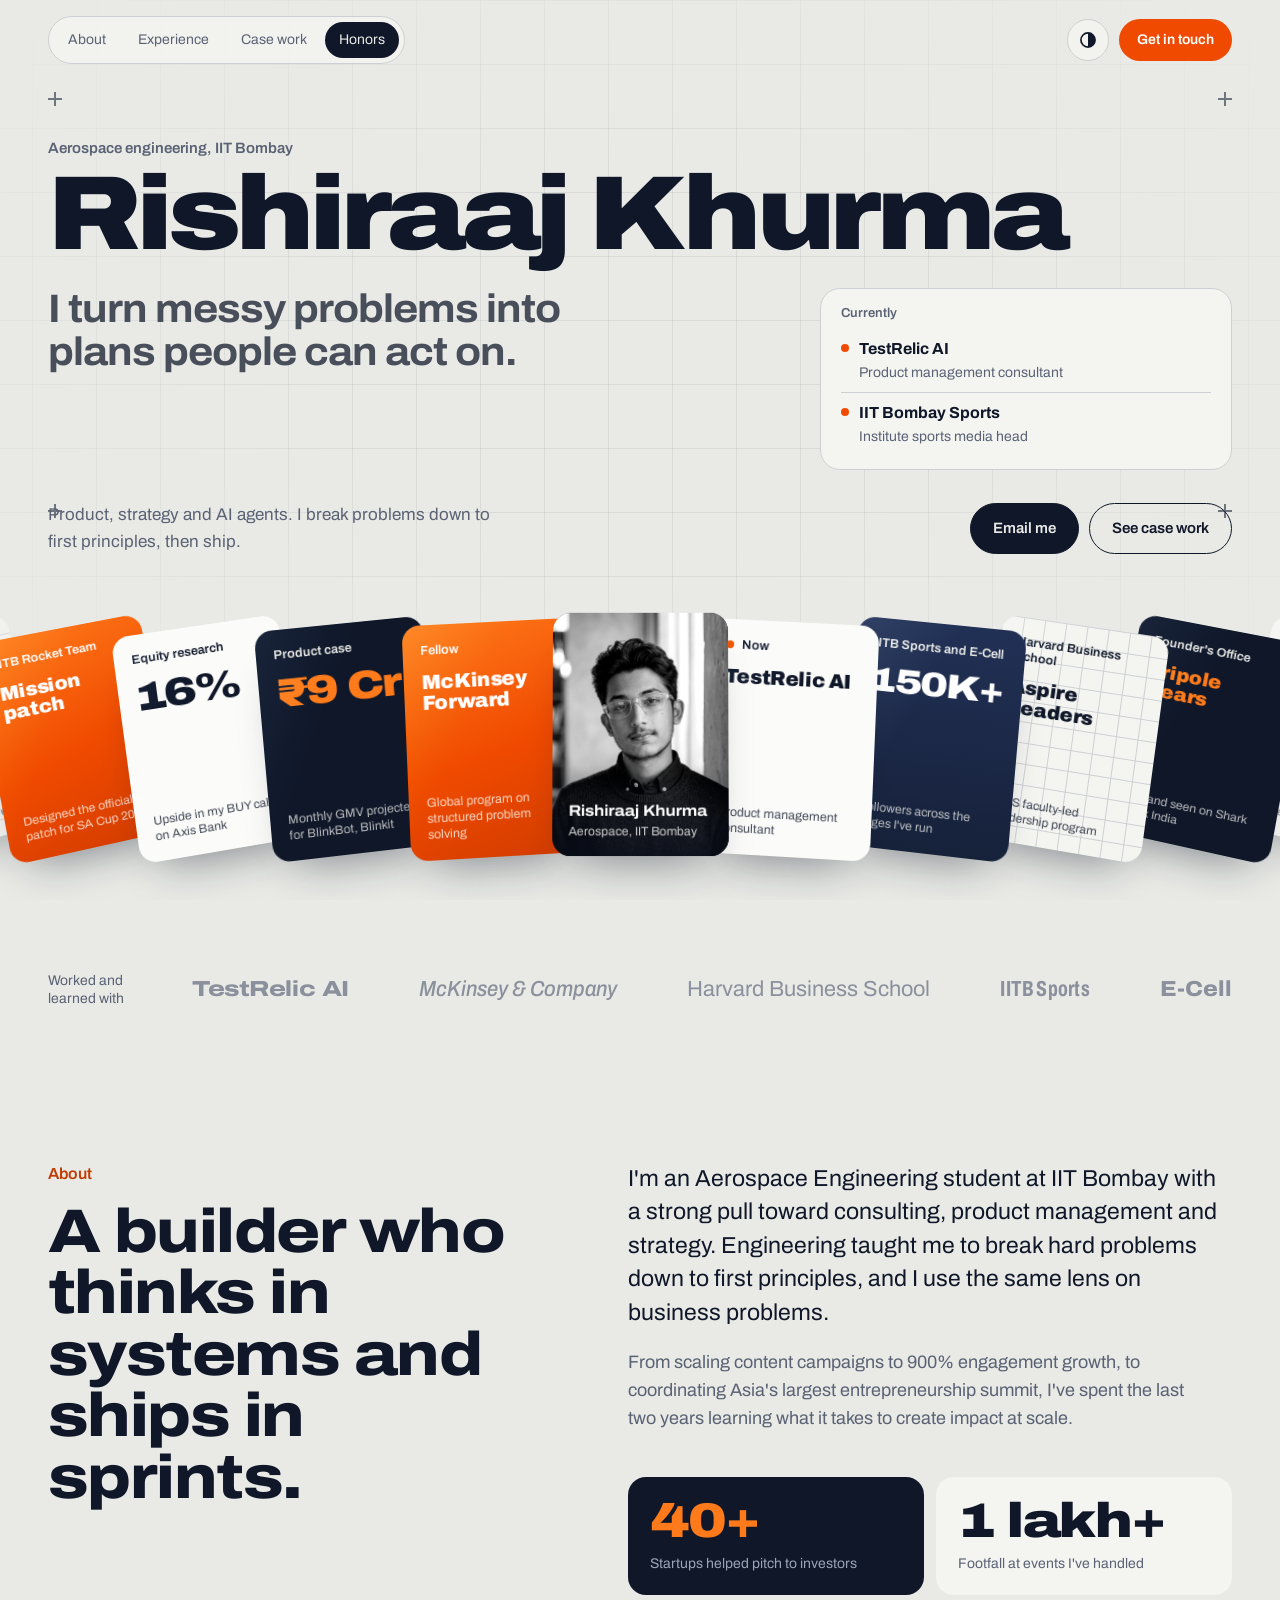
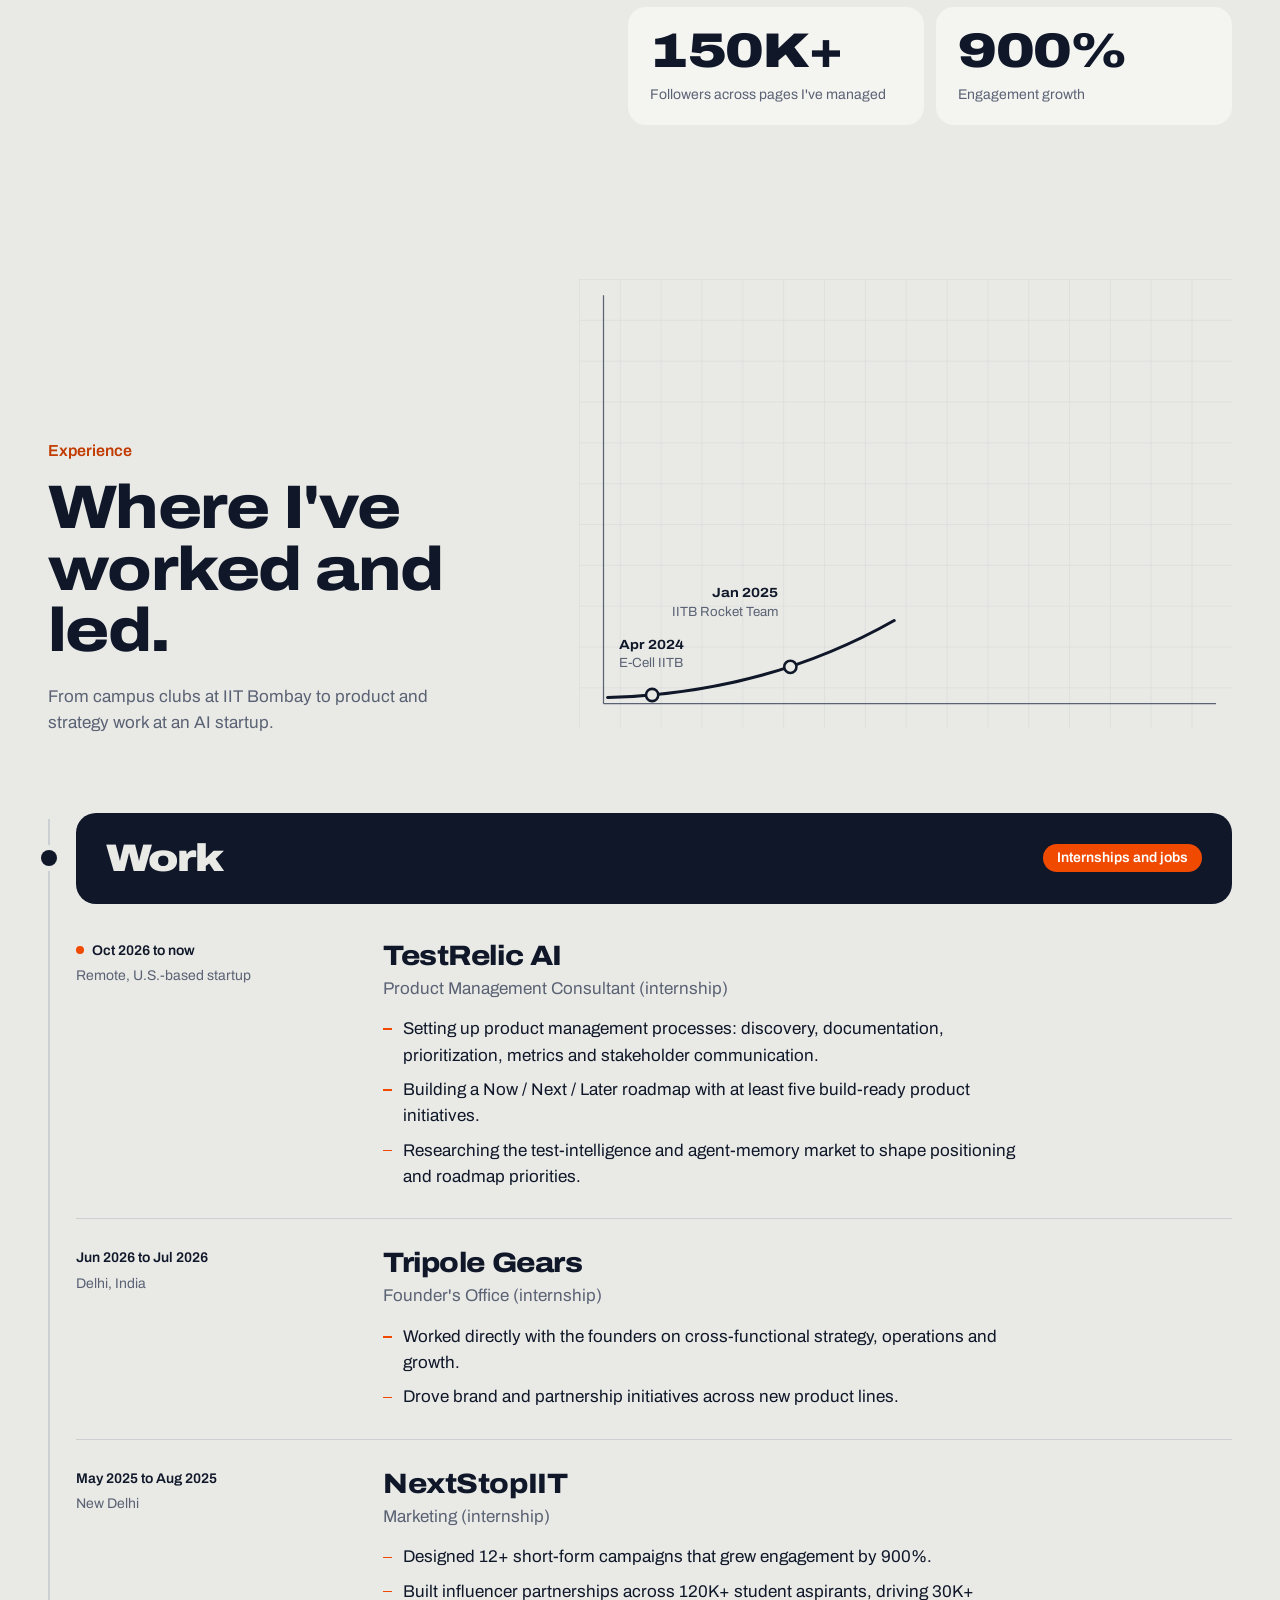
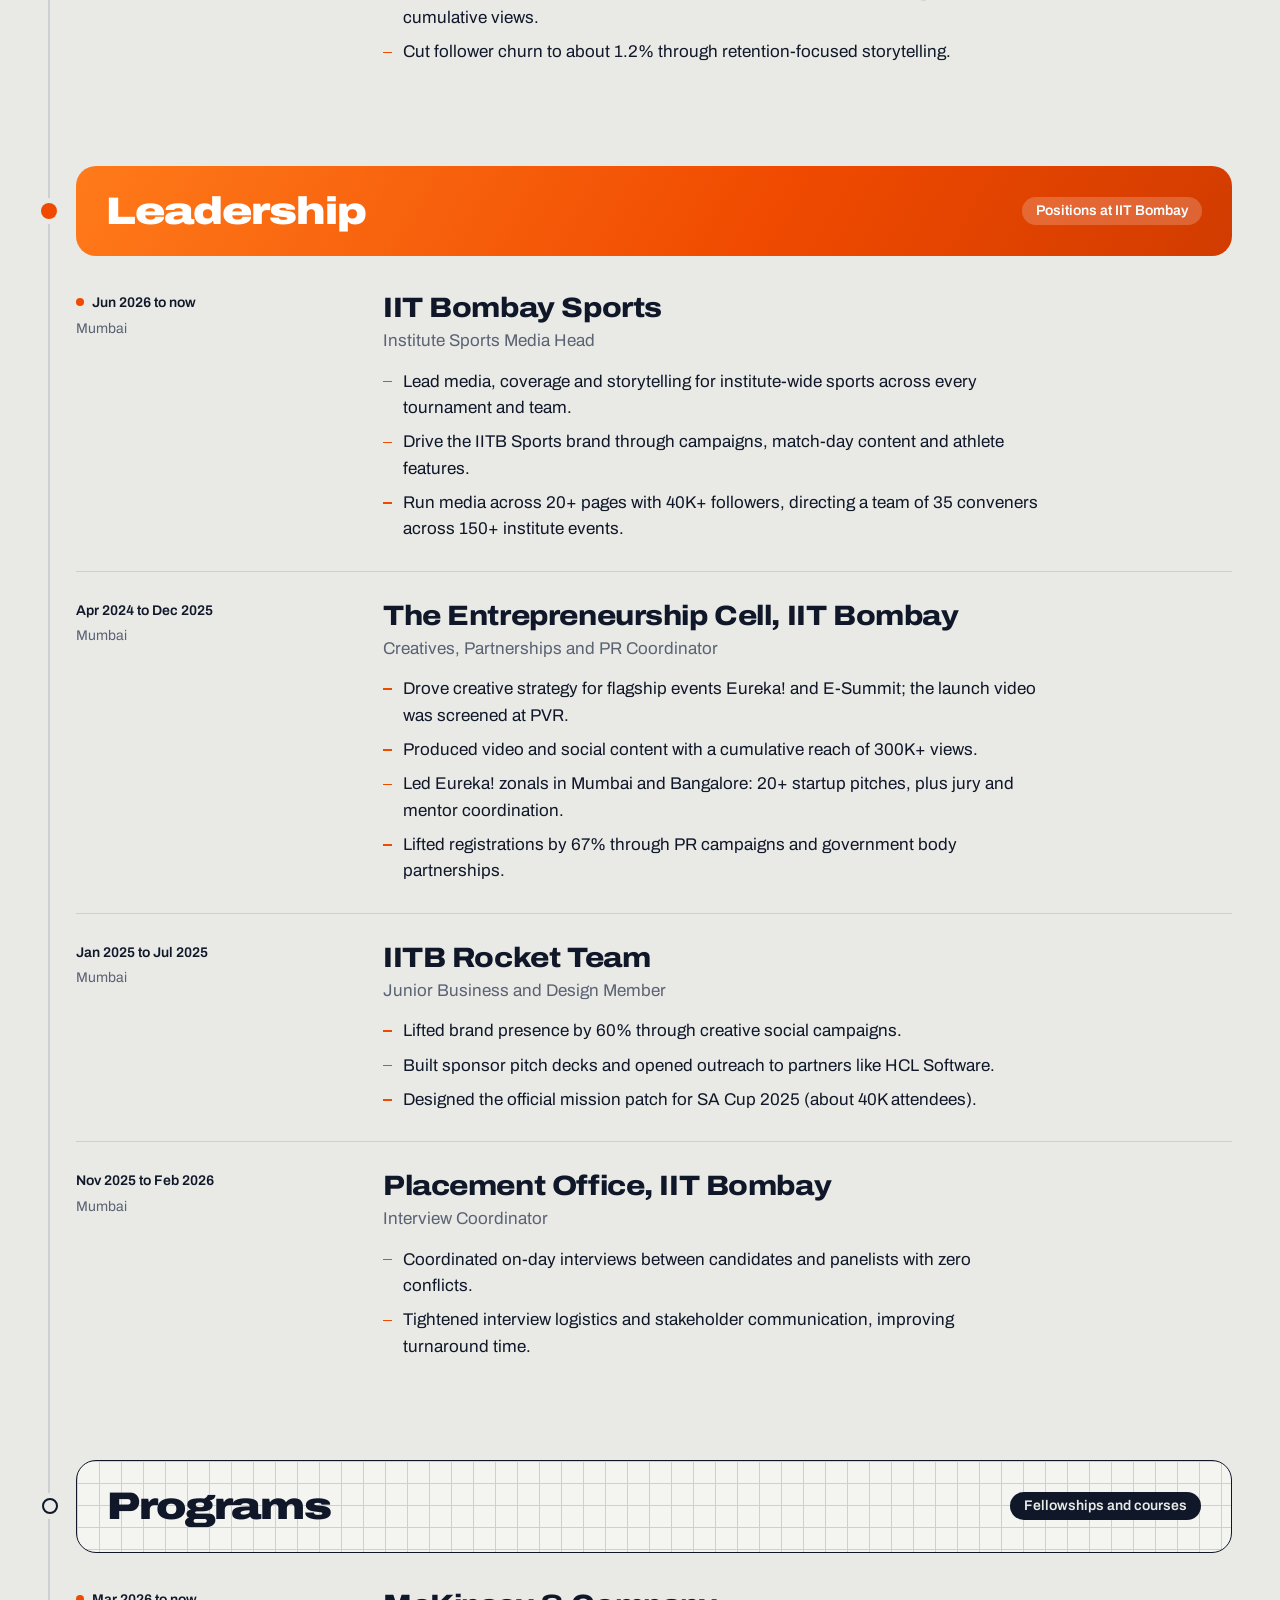
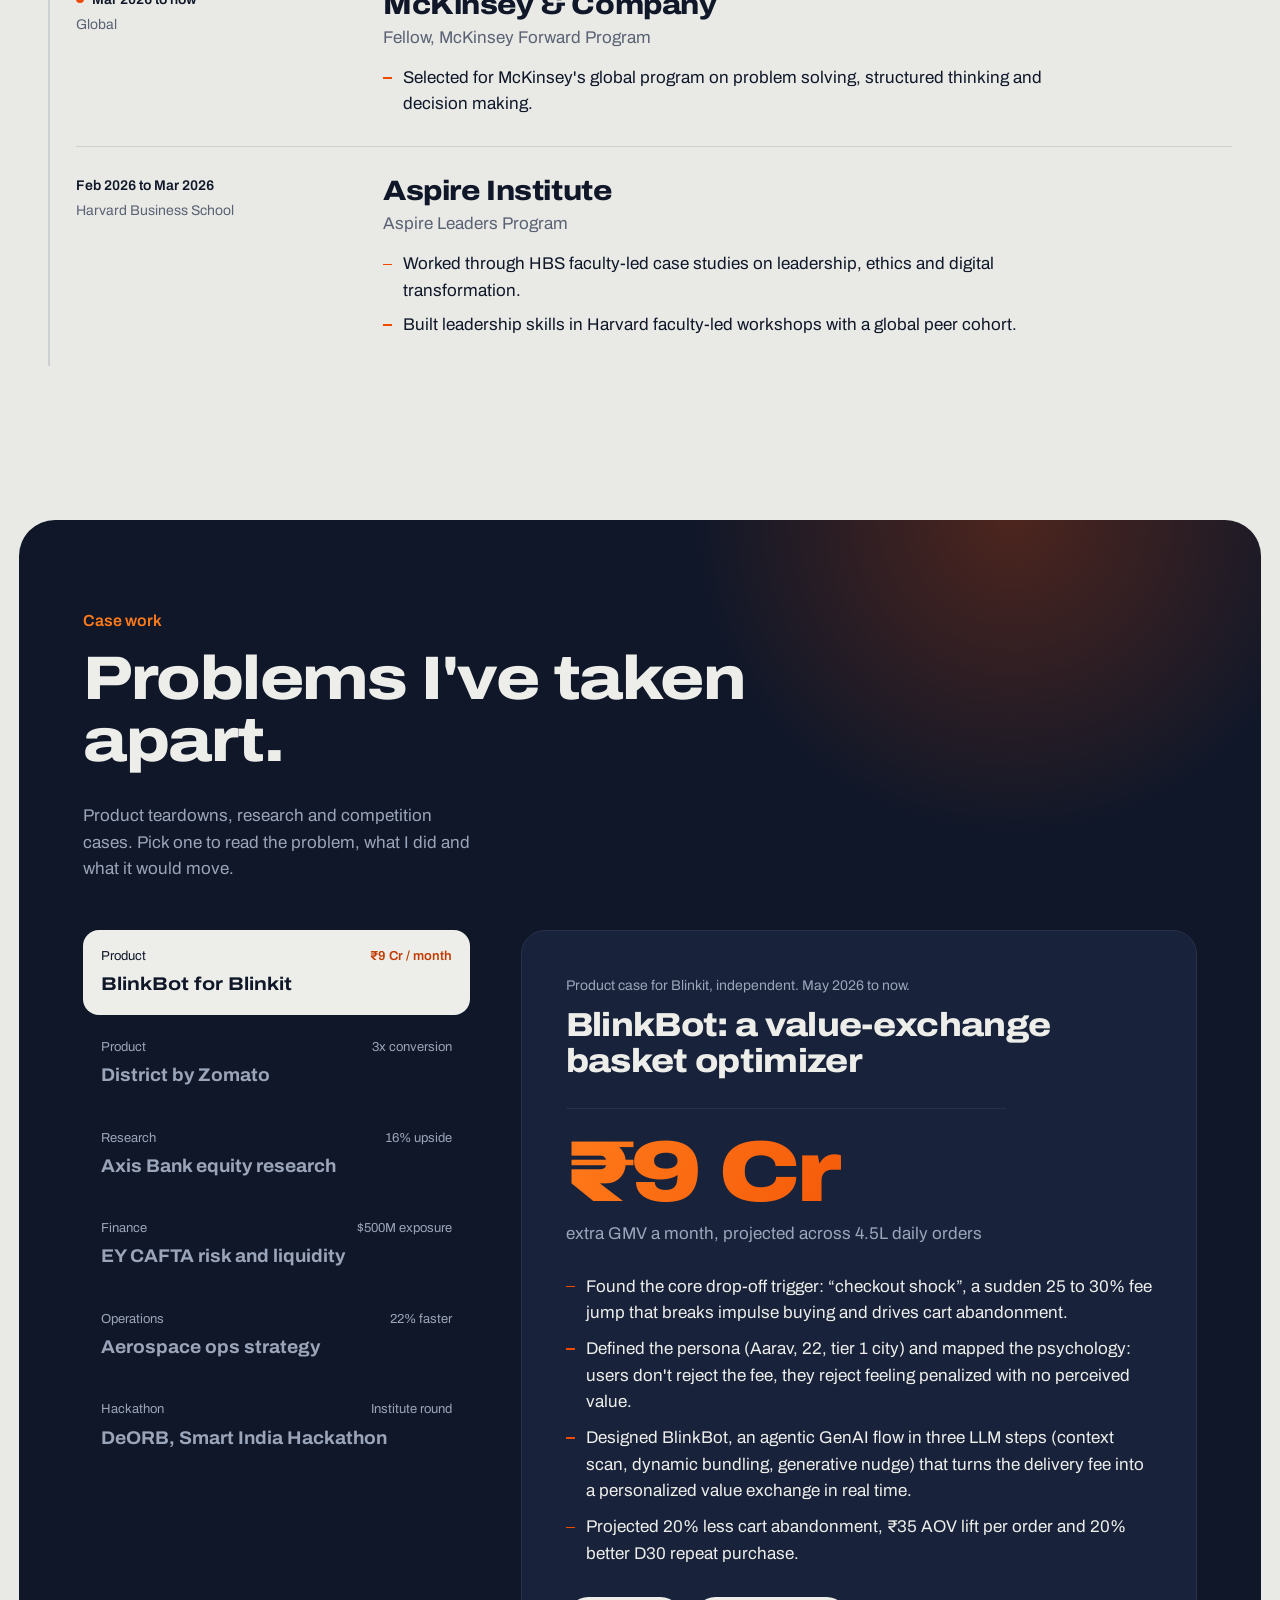
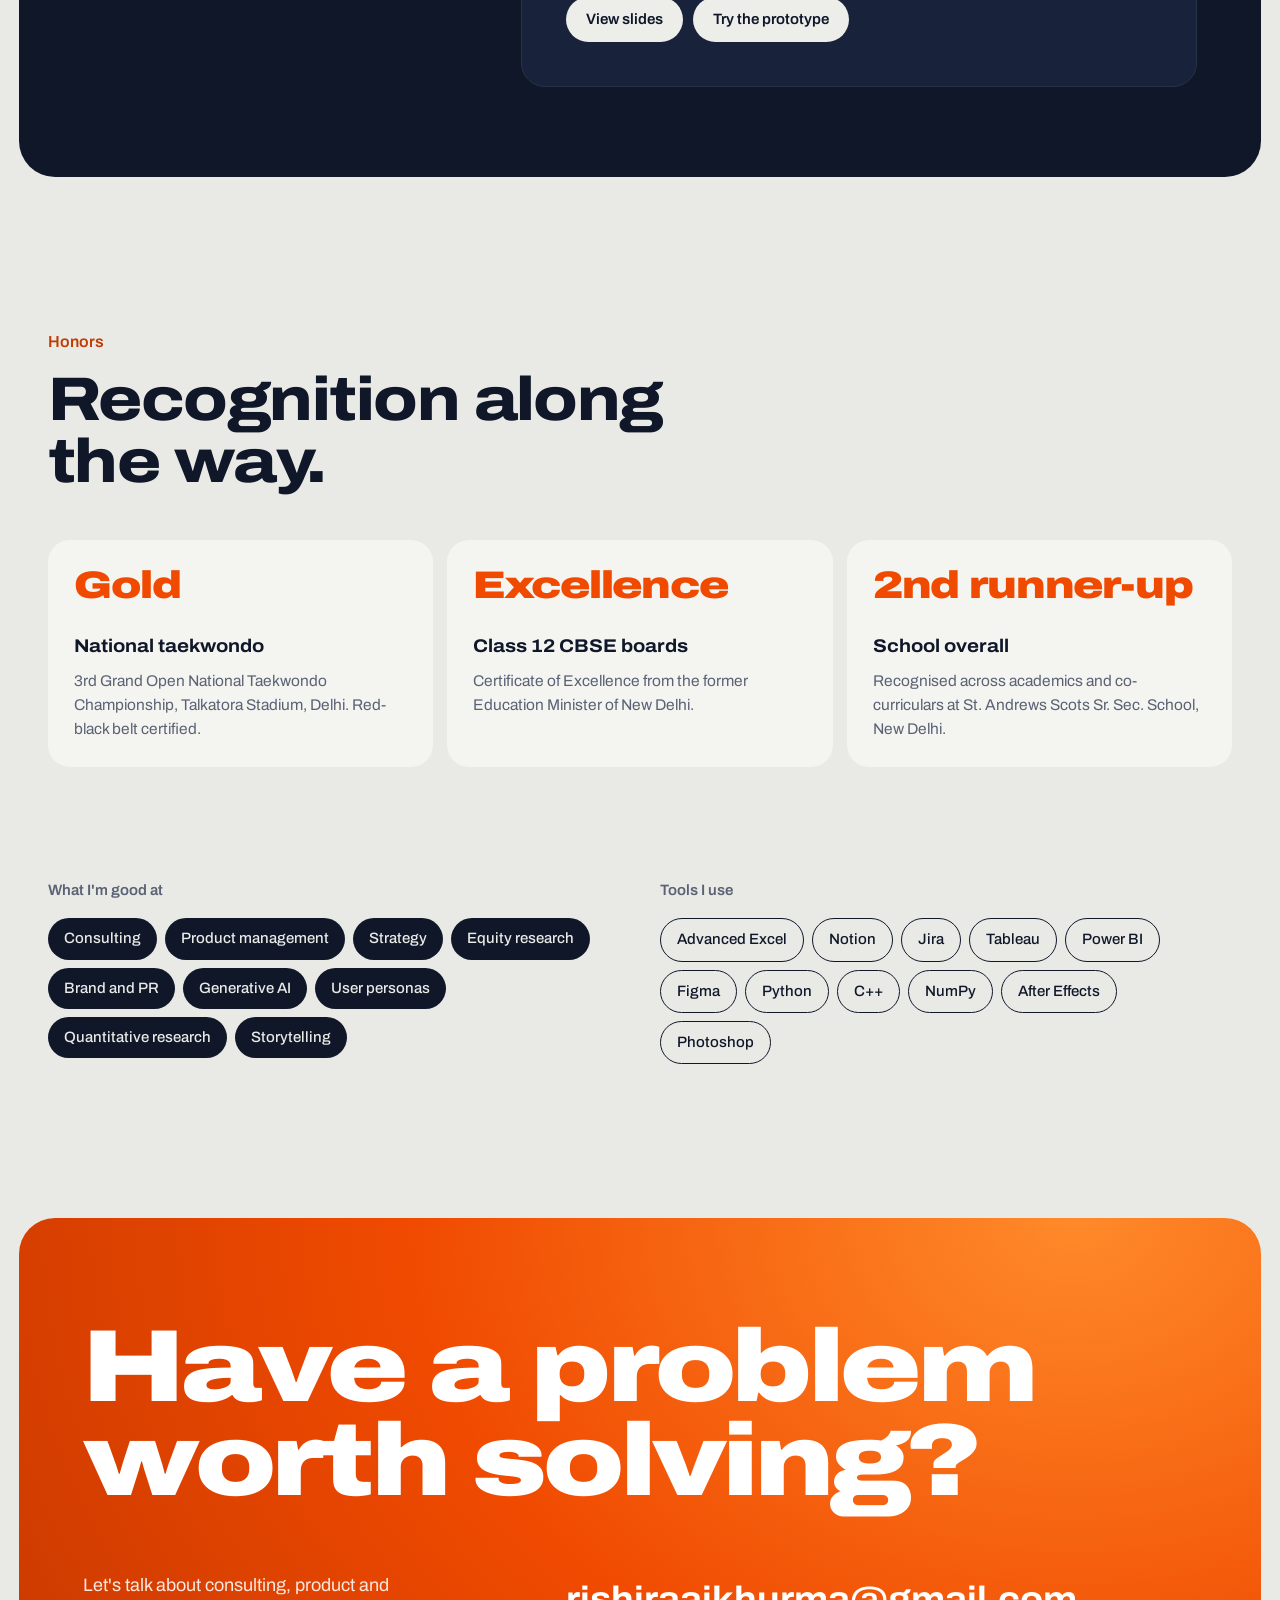
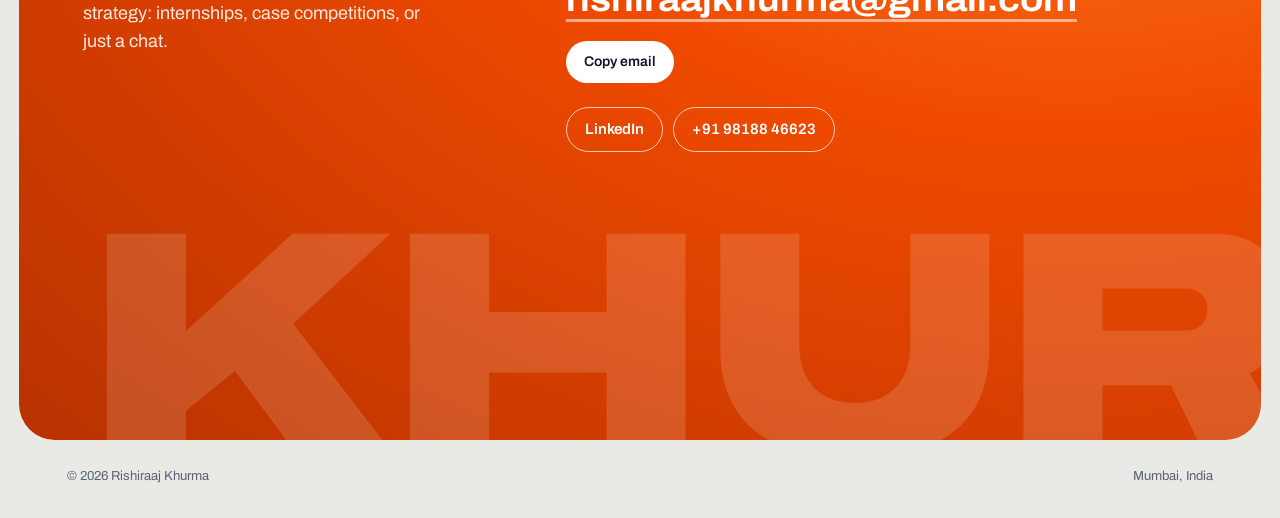
<file: index.html>
<!doctype html>
<html lang="en">
<head>
  <meta charset="utf-8">
  <meta name="viewport" content="width=device-width, initial-scale=1">
  <title>Rishiraaj Khurma</title>
  <meta name="description" content="Aerospace Engineering at IIT Bombay. Product management, strategy and AI agents. Product Management Consultant at TestRelic AI, McKinsey Forward Fellow.">
  <meta name="author" content="Rishiraaj Khurma">
  <meta name="theme-color" content="#E9EAE6">

  <meta property="og:type" content="website">
  <meta property="og:title" content="Rishiraaj Khurma">
  <meta property="og:description" content="IIT Bombay Aerospace. Product, strategy and AI agents.">
  <meta property="og:image" content="/assets/og.png">
  <meta name="twitter:card" content="summary_large_image">

  <link rel="icon" href="/assets/favicon.svg" type="image/svg+xml">
  <link rel="preconnect" href="https://fonts.googleapis.com">
  <link rel="preconnect" href="https://fonts.gstatic.com" crossorigin>
  <link href="https://fonts.googleapis.com/css2?family=Archivo:ital,wdth,wght@0,62..125,300..900;1,62..125,300..900&display=swap" rel="stylesheet">
  <link rel="stylesheet" href="/assets/styles.css">
  <script>
    (function () {
      var d = document.documentElement, t = null;
      d.classList.add('js');
      try { t = localStorage.getItem('theme'); } catch (e) {}
      if (t !== 'light' && t !== 'dark') t = matchMedia('(prefers-color-scheme: dark)').matches ? 'dark' : 'light';
      d.setAttribute('data-theme', t);
    })();
  </script>
</head>
<body>
  <a class="skip" href="#main">Skip to content</a>

  <header class="bar">
    <div class="bar__inner">
      <nav aria-label="Sections">
        <ul class="bar__nav">
          <li><a href="#about">About</a></li>
          <li><a href="#work">Experience</a></li>
          <li><a href="#cases">Case work</a></li>
          <li><a href="#honors">Honors</a></li>
        </ul>
      </nav>
      <div class="bar__end">
        <button type="button" class="theme" aria-label="Switch to dark theme" aria-pressed="false">
          <svg viewBox="0 0 24 24" aria-hidden="true">
            <circle cx="12" cy="12" r="8.5" fill="none" stroke="currentColor" stroke-width="2"/>
            <path d="M12 3.5a8.5 8.5 0 0 1 0 17z" fill="currentColor"/>
          </svg>
        </button>
        <a class="bar__cta" href="#contact">Get in touch</a>
      </div>
    </div>
    <div class="bar__progress" aria-hidden="true"><span></span></div>
  </header>

  <main id="main">

    <!-- ============ Hero ============ -->
    <section class="hero" id="top" aria-labelledby="hero-name">
      <span class="mark mark--tl" aria-hidden="true"></span>
      <span class="mark mark--tr" aria-hidden="true"></span>
      <span class="mark mark--ml" aria-hidden="true"></span>
      <span class="mark mark--mr" aria-hidden="true"></span>

      <div class="intro">
        <p class="intro__eyebrow">Aerospace engineering, IIT Bombay</p>
        <h1 class="intro__name" id="hero-name">Rishiraaj Khurma</h1>
        <div class="intro__grid">
          <p class="intro__statement">I turn messy problems into plans people can act on.</p>
          <aside class="now" aria-label="Currently">
            <p class="now__title">Currently</p>
            <ul>
              <li><span class="dot" aria-hidden="true"></span><b>TestRelic AI</b><em>Product management consultant</em></li>
              <li><span class="dot" aria-hidden="true"></span><b>IIT Bombay Sports</b><em>Institute sports media head</em></li>
            </ul>
          </aside>
        </div>
        <div class="intro__foot">
          <p class="intro__lede">Product, strategy and AI agents. I break problems down to first principles, then ship.</p>
          <div class="hero__actions">
            <a class="btn btn--solid" href="mailto:rishiraajkhurma@gmail.com">Email me</a>
            <a class="btn" href="#cases">See case work</a>
          </div>
        </div>
      </div>

      <!-- 3D card deck -->
      <div class="deck" aria-label="Highlights">
        <div class="deck__rig">
          <a class="card card--navy" href="#work" style="--i:-6;--a:6">
            <span class="card__kick">Leadership</span>
            <span class="card__big">40+</span>
            <span class="card__foot">Startups I helped pitch to investors at E-Cell</span>
          </a>
          <a class="card card--paper" href="#cases" data-case="ey" style="--i:-5;--a:5">
            <span class="card__kick">EY CAFTA finalist</span>
            <span class="card__big">$500M</span>
            <span class="card__foot">Currency risk plan for an unhedged exposure</span>
          </a>
          <a class="card card--orange" href="#work" style="--i:-4;--a:4">
            <span class="card__kick">IITB Rocket Team</span>
            <span class="card__big card__big--word">Mission patch</span>
            <span class="card__foot">Designed the official patch for SA Cup 2025</span>
          </a>
          <a class="card card--white" href="#cases" data-case="axis" style="--i:-3;--a:3">
            <span class="card__kick">Equity research</span>
            <span class="card__big">16%</span>
            <span class="card__foot">Upside in my BUY call on Axis Bank</span>
          </a>
          <a class="card card--ink" href="#cases" data-case="blinkbot" style="--i:-2;--a:2">
            <span class="card__kick">Product case</span>
            <span class="card__big">₹9 Cr</span>
            <span class="card__foot">Monthly GMV projected for BlinkBot, Blinkit</span>
          </a>
          <a class="card card--orange" href="#work" style="--i:-1;--a:1">
            <span class="card__kick">Fellow</span>
            <span class="card__big card__big--word">McKinsey Forward</span>
            <span class="card__foot">Global program on structured problem solving</span>
          </a>
          <a class="card card--photo" href="#about" style="--i:0;--a:0">
            <img src="/assets/pfp.png" alt="Rishiraaj Khurma" width="480" height="600"
                 onerror="this.onerror=null;this.src='https://rishiraaj-khurma-portfolio.vercel.app/pfp.png'">
            <span class="card__foot">Rishiraaj Khurma<small>Aerospace, IIT Bombay</small></span>
          </a>
          <a class="card card--white" href="#work" style="--i:1;--a:1">
            <span class="card__kick"><span class="dot" aria-hidden="true"></span>Now</span>
            <span class="card__big card__big--word">TestRelic AI</span>
            <span class="card__foot">Product management consultant</span>
          </a>
          <a class="card card--navy" href="#work" style="--i:2;--a:2">
            <span class="card__kick">IITB Sports and E-Cell</span>
            <span class="card__big">150K+</span>
            <span class="card__foot">Followers across the pages I've run</span>
          </a>
          <a class="card card--paper" href="#work" style="--i:3;--a:3">
            <span class="card__kick">Harvard Business School</span>
            <span class="card__big card__big--word">Aspire Leaders</span>
            <span class="card__foot">HBS faculty-led leadership program</span>
          </a>
          <a class="card card--ink" href="#work" style="--i:4;--a:4">
            <span class="card__kick">Founder's Office</span>
            <span class="card__big card__big--word">Tripole Gears</span>
            <span class="card__foot">A brand seen on Shark Tank India</span>
          </a>
          <a class="card card--white" href="#about" style="--i:5;--a:5">
            <span class="card__kick">Events</span>
            <span class="card__big">1 lakh+</span>
            <span class="card__foot">Footfall at events I've handled</span>
          </a>
        </div>
      </div>
    </section>

    <!-- ============ Logos strip ============ -->
    <section class="orgs" aria-label="Organisations">
      <p class="orgs__label">Worked and learned with</p>
      <ul class="orgs__list">
        <li class="org org--a">TestRelic AI</li>
        <li class="org org--b">McKinsey &amp; Company</li>
        <li class="org org--e">Harvard Business School</li>
        <li class="org org--d">IITB Sports</li>
        <li class="org org--f">E-Cell</li>
      </ul>
    </section>

    <!-- ============ About ============ -->
    <section class="about section" id="about" aria-labelledby="about-h">
      <div class="about__left">
        <p class="kicker">About</p>
        <h2 id="about-h" class="h2">A builder who thinks in systems and ships in sprints.</h2>
      </div>
      <div class="about__right">
        <p class="about__lead">I'm an Aerospace Engineering student at IIT Bombay with a strong pull toward consulting, product management and strategy. Engineering taught me to break hard problems down to first principles, and I use the same lens on business problems.</p>
        <p>From scaling content campaigns to 900% engagement growth, to coordinating Asia's largest entrepreneurship summit, I've spent the last two years learning what it takes to create impact at scale.</p>
        <dl class="figures">
          <div><dt>Startups helped pitch to investors</dt><dd data-count="40" data-suffix="+">40+</dd></div>
          <div><dt>Footfall at events I've handled</dt><dd data-count="1" data-suffix=" lakh+">1 lakh+</dd></div>
          <div><dt>Followers across pages I've managed</dt><dd data-count="150" data-suffix="K+">150K+</dd></div>
          <div><dt>Engagement growth</dt><dd data-count="900" data-suffix="%">900%</dd></div>
        </dl>
      </div>
    </section>

    <!-- ============ Experience ============ -->
    <section class="work section" id="work" aria-labelledby="work-h">
      <div class="work__head">
        <div>
          <p class="kicker">Experience</p>
          <h2 id="work-h" class="h2">Where I've worked and led.</h2>
          <p class="work__intro">From campus clubs at IIT Bombay to product and strategy work at an AI startup.</p>
        </div>
        <figure class="flight" aria-label="Career path from 2024 to now, with what comes next">
          <svg class="flight__svg" viewBox="0 0 640 440" role="img" aria-hidden="true">
            <defs>
              <pattern id="grid" width="40" height="40" patternUnits="userSpaceOnUse">
                <path d="M40 0H0V40" fill="none" class="flight__grid"/>
              </pattern>
            </defs>
            <rect class="flight__gridrect" x="0" y="0" width="640" height="440" fill="url(#grid)"/>
            <line x1="24" y1="416" x2="624" y2="416" class="flight__axis"/>
            <line x1="24" y1="416" x2="24" y2="16" class="flight__axis"/>
            <path class="flight__ahead" d=""/>
            <path class="flight__path" d="M28 410 C 250 404, 430 300, 612 28"/>
            <g class="flight__points"></g>
          </svg>
        </figure>
      </div>

      <div class="work__groups">
        <div class="track" aria-hidden="true"><span class="track__fill"></span></div>

        <div class="group group--work">
          <h3 class="group__title">Work<span>Internships and jobs</span></h3>

          <article class="role role--current">
            <p class="role__when"><time>Oct 2026</time> to now<span>Remote, U.S.-based startup</span></p>
            <div class="role__body">
              <h4 class="role__org">TestRelic AI</h4>
              <p class="role__title">Product Management Consultant (internship)</p>
              <ul>
                <li>Setting up product management processes: discovery, documentation, prioritization, metrics and stakeholder communication.</li>
                <li>Building a Now / Next / Later roadmap with at least five build-ready product initiatives.</li>
                <li>Researching the test-intelligence and agent-memory market to shape positioning and roadmap priorities.</li>
              </ul>
            </div>
          </article>

          <article class="role">
            <p class="role__when"><time>Jun 2026</time> to <time>Jul 2026</time><span>Delhi, India</span></p>
            <div class="role__body">
              <h4 class="role__org">Tripole Gears</h4>
              <p class="role__title">Founder's Office (internship)</p>
              <ul>
                <li>Worked directly with the founders on cross-functional strategy, operations and growth.</li>
                <li>Drove brand and partnership initiatives across new product lines.</li>
              </ul>
            </div>
          </article>

          <article class="role">
            <p class="role__when"><time>May 2025</time> to <time>Aug 2025</time><span>New Delhi</span></p>
            <div class="role__body">
              <h4 class="role__org">NextStopIIT</h4>
              <p class="role__title">Marketing (internship)</p>
              <ul>
                <li>Designed 12+ short-form campaigns that grew engagement by 900%.</li>
                <li>Built influencer partnerships across 120K+ student aspirants, driving 30K+ cumulative views.</li>
                <li>Cut follower churn to about 1.2% through retention-focused storytelling.</li>
              </ul>
            </div>
          </article>
        </div>

        <div class="group group--lead">
          <h3 class="group__title">Leadership<span>Positions at IIT Bombay</span></h3>

          <article class="role role--current">
            <p class="role__when"><time>Jun 2026</time> to now<span>Mumbai</span></p>
            <div class="role__body">
              <h4 class="role__org">IIT Bombay Sports</h4>
              <p class="role__title">Institute Sports Media Head</p>
              <ul>
                <li>Lead media, coverage and storytelling for institute-wide sports across every tournament and team.</li>
                <li>Drive the IITB Sports brand through campaigns, match-day content and athlete features.</li>
                <li>Run media across 20+ pages with 40K+ followers, directing a team of 35 conveners across 150+ institute events.</li>
              </ul>
            </div>
          </article>

          <article class="role">
            <p class="role__when"><time>Apr 2024</time> to <time>Dec 2025</time><span>Mumbai</span></p>
            <div class="role__body">
              <h4 class="role__org">The Entrepreneurship Cell, IIT Bombay</h4>
              <p class="role__title">Creatives, Partnerships and PR Coordinator</p>
              <ul>
                <li>Drove creative strategy for flagship events Eureka! and E-Summit; the launch video was screened at PVR.</li>
                <li>Produced video and social content with a cumulative reach of 300K+ views.</li>
                <li>Led Eureka! zonals in Mumbai and Bangalore: 20+ startup pitches, plus jury and mentor coordination.</li>
                <li>Lifted registrations by 67% through PR campaigns and government body partnerships.</li>
              </ul>
            </div>
          </article>

          <article class="role">
            <p class="role__when"><time>Jan 2025</time> to <time>Jul 2025</time><span>Mumbai</span></p>
            <div class="role__body">
              <h4 class="role__org">IITB Rocket Team</h4>
              <p class="role__title">Junior Business and Design Member</p>
              <ul>
                <li>Lifted brand presence by 60% through creative social campaigns.</li>
                <li>Built sponsor pitch decks and opened outreach to partners like HCL Software.</li>
                <li>Designed the official mission patch for SA Cup 2025 (about 40K attendees).</li>
              </ul>
            </div>
          </article>

          <article class="role">
            <p class="role__when"><time>Nov 2025</time> to <time>Feb 2026</time><span>Mumbai</span></p>
            <div class="role__body">
              <h4 class="role__org">Placement Office, IIT Bombay</h4>
              <p class="role__title">Interview Coordinator</p>
              <ul>
                <li>Coordinated on-day interviews between candidates and panelists with zero conflicts.</li>
                <li>Tightened interview logistics and stakeholder communication, improving turnaround time.</li>
              </ul>
            </div>
          </article>
        </div>

        <div class="group group--prog">
          <h3 class="group__title">Programs<span>Fellowships and courses</span></h3>

          <article class="role role--current">
            <p class="role__when"><time>Mar 2026</time> to now<span>Global</span></p>
            <div class="role__body">
              <h4 class="role__org">McKinsey &amp; Company</h4>
              <p class="role__title">Fellow, McKinsey Forward Program</p>
              <ul>
                <li>Selected for McKinsey's global program on problem solving, structured thinking and decision making.</li>
              </ul>
            </div>
          </article>

          <article class="role">
            <p class="role__when"><time>Feb 2026</time> to <time>Mar 2026</time><span>Harvard Business School</span></p>
            <div class="role__body">
              <h4 class="role__org">Aspire Institute</h4>
              <p class="role__title">Aspire Leaders Program</p>
              <ul>
                <li>Worked through HBS faculty-led case studies on leadership, ethics and digital transformation.</li>
                <li>Built leadership skills in Harvard faculty-led workshops with a global peer cohort.</li>
              </ul>
            </div>
          </article>
        </div>
      </div>
    </section>

    <!-- ============ Case work (dark panel) ============ -->
    <section class="cases" id="cases" aria-labelledby="cases-h">
      <div class="cases__panel">
        <div class="cases__head">
          <div>
            <p class="kicker kicker--light">Case work</p>
            <h2 id="cases-h" class="h2">Problems I've taken apart.</h2>
          </div>
          <p class="cases__intro">Product teardowns, research and competition cases. Pick one to read the problem, what I did and what it would move.</p>
        </div>

        <div class="cases__layout">
          <div class="cases__index" role="tablist" aria-label="Cases" aria-orientation="vertical">
            <button class="case-tab" role="tab" id="t-blinkbot" aria-controls="p-blinkbot" aria-selected="true">
              <span class="case-tab__kind">Product</span>
              <span class="case-tab__title">BlinkBot for Blinkit</span>
              <span class="case-tab__fig">₹9 Cr / month</span>
            </button>
            <button class="case-tab" role="tab" id="t-district" aria-controls="p-district" aria-selected="false" tabindex="-1">
              <span class="case-tab__kind">Product</span>
              <span class="case-tab__title">District by Zomato</span>
              <span class="case-tab__fig">3x conversion</span>
            </button>
            <button class="case-tab" role="tab" id="t-axis" aria-controls="p-axis" aria-selected="false" tabindex="-1">
              <span class="case-tab__kind">Research</span>
              <span class="case-tab__title">Axis Bank equity research</span>
              <span class="case-tab__fig">16% upside</span>
            </button>
            <button class="case-tab" role="tab" id="t-ey" aria-controls="p-ey" aria-selected="false" tabindex="-1">
              <span class="case-tab__kind">Finance</span>
              <span class="case-tab__title">EY CAFTA risk and liquidity</span>
              <span class="case-tab__fig">$500M exposure</span>
            </button>
            <button class="case-tab" role="tab" id="t-aero" aria-controls="p-aero" aria-selected="false" tabindex="-1">
              <span class="case-tab__kind">Operations</span>
              <span class="case-tab__title">Aerospace ops strategy</span>
              <span class="case-tab__fig">22% faster</span>
            </button>
            <button class="case-tab" role="tab" id="t-deorb" aria-controls="p-deorb" aria-selected="false" tabindex="-1">
              <span class="case-tab__kind">Hackathon</span>
              <span class="case-tab__title">DeORB, Smart India Hackathon</span>
              <span class="case-tab__fig">Institute round</span>
            </button>
          </div>

          <div class="cases__panels">
            <article class="case" role="tabpanel" id="p-blinkbot" aria-labelledby="t-blinkbot" tabindex="0">
              <p class="case__meta">Product case for Blinkit, independent. <time>May 2026</time> to now.</p>
              <h3 class="case__title">BlinkBot: a value-exchange basket optimizer</h3>
              <p class="case__big"><span>₹9 Cr</span> extra GMV a month, projected across 4.5L daily orders</p>
              <ul>
                <li>Found the core drop-off trigger: “checkout shock”, a sudden 25 to 30% fee jump that breaks impulse buying and drives cart abandonment.</li>
                <li>Defined the persona (Aarav, 22, tier 1 city) and mapped the psychology: users don't reject the fee, they reject feeling penalized with no perceived value.</li>
                <li>Designed BlinkBot, an agentic GenAI flow in three LLM steps (context scan, dynamic bundling, generative nudge) that turns the delivery fee into a personalized value exchange in real time.</li>
                <li>Projected 20% less cart abandonment, ₹35 AOV lift per order and 20% better D30 repeat purchase.</li>
              </ul>
              <p class="case__links">
                <a href="https://drive.google.com/file/d/13JqOaMulJGSCNLsYfBoL2JAouONL_U6Y/view?usp=sharing" target="_blank" rel="noopener">View slides</a>
                <a href="https://blinkbotai.lovable.app" target="_blank" rel="noopener">Try the prototype</a>
              </p>
            </article>

            <article class="case" role="tabpanel" id="p-district" aria-labelledby="t-district" tabindex="0">
              <p class="case__meta">Product case for District by Zomato, independent. <time>Jan 2025</time> to <time>Apr 2025</time>.</p>
              <h3 class="case__title">District by Zomato: product strategy</h3>
              <p class="case__big"><span>3x</span> projected conversion lift within a 2 to 5 km radius</p>
              <ul>
                <li>Segmented 105M users into behavioral cohorts and surfaced 4 friction points in India's ₹4,500 Cr events market.</li>
                <li>Benchmarked 3 competitors to build a mood-based discovery positioning for 25M Gen Z users.</li>
                <li>Proposed “Who's Near You Tonight” with group split payments.</li>
              </ul>
              <p class="case__links">
                <a href="https://drive.google.com/file/d/1SCaFkXVV465xN4ebJC2KT2j3y9N6NiCo/view?usp=sharing" target="_blank" rel="noopener">View slides</a>
              </p>
            </article>

            <article class="case" role="tabpanel" id="p-axis" aria-labelledby="t-axis" tabindex="0">
              <p class="case__meta">Finance Club, IIT Bombay. <time>Oct 2025</time> to <time>Nov 2025</time>.</p>
              <h3 class="case__title">Equity research: Axis Bank Ltd.</h3>
              <p class="case__big"><span>BUY</span> at ₹1,160 with a ₹1,350 target, 16% upside</p>
              <ul>
                <li>Analyzed 7 years of performance: ₹16.5L Cr assets, 17% ROE, 4.1% NIM, 15% capital adequacy.</li>
                <li>Benchmarked against 3 major private banks on P/E, net NPA (0.4%) and EPS growth.</li>
              </ul>
              <p class="case__links">
                <a href="https://drive.google.com/file/d/1Oq4AeHaycqKcXLXpIfnddOMw5mjNQ_Pj/view?usp=sharing" target="_blank" rel="noopener">Read the report</a>
              </p>
            </article>

            <article class="case" role="tabpanel" id="p-ey" aria-labelledby="t-ey" tabindex="0">
              <p class="case__meta">EY CAFTA Case Championship, finalist. <time>Sep 2025</time> to <time>Nov 2025</time>.</p>
              <h3 class="case__title">Financial risk and liquidity management</h3>
              <p class="case__big"><span>18%</span> fewer working-capital shortfalls in the cash model</p>
              <ul>
                <li>Built a currency risk strategy for a $500M unhedged exposure in Nigeria.</li>
                <li>Designed a cash and liquidity model forecasting $450M in export inflows.</li>
                <li>Recommended surplus-cash policies for an INR 15 to 20K Cr revenue scale at an 8 to 10% target yield.</li>
              </ul>
              <p class="case__links">
                <a href="https://drive.google.com/file/d/1MUNu1fK9w3oQ-B3bmoziqNy0Lb9kVl91/view?usp=sharing" target="_blank" rel="noopener">View slides</a>
              </p>
            </article>

            <article class="case" role="tabpanel" id="p-aero" aria-labelledby="t-aero" tabindex="0">
              <p class="case__meta">Course project, Intro to Management. <time>Jan 2025</time> to <time>Apr 2025</time>.</p>
              <h3 class="case__title">Operations strategy for a global aerospace leader</h3>
              <p class="case__big"><span>22%</span> faster delivery across 3 major defense contracts</p>
              <ul>
                <li>Designed a delivery roadmap after analyzing the supply chain and manufacturing setup.</li>
                <li>Modeled the financial impact: ₹12 Cr additional revenue over 2 years through retention.</li>
              </ul>
            </article>

            <article class="case" role="tabpanel" id="p-deorb" aria-labelledby="t-deorb" tabindex="0">
              <p class="case__meta">Smart India Hackathon 2024, Ministry of Civil Aviation. <time>Sep 2024</time> to <time>Dec 2024</time>.</p>
              <h3 class="case__title">DeORB: drone surveys for airport perimeter security</h3>
              <p class="case__big"><span>6</span> person IIT Bombay team, I led business and pitch</p>
              <ul>
                <li>Built a drone-based aerial survey solution for airport perimeter security.</li>
                <li>Cleared the institute round and presented the prototype and go-to-market to an expert panel.</li>
              </ul>
              <p class="case__links">
                <a href="https://drive.google.com/file/d/1jrsrOm20Nrbj3mEBCHLb-6gn8_rd56DR/view?usp=sharing" target="_blank" rel="noopener">View slides</a>
              </p>
            </article>
          </div>
        </div>
      </div>
    </section>

    <!-- ============ Honors + toolkit ============ -->
    <section class="honors section" id="honors" aria-labelledby="honors-h">
      <p class="kicker">Honors</p>
      <h2 id="honors-h" class="h2">Recognition along the way.</h2>
      <ul class="honors__list">
        <li>
          <span class="honors__big">Gold</span>
          <h3>National taekwondo</h3>
          <p>3rd Grand Open National Taekwondo Championship, Talkatora Stadium, Delhi. Red-black belt certified.</p>
        </li>
        <li>
          <span class="honors__big">Excellence</span>
          <h3>Class 12 CBSE boards</h3>
          <p>Certificate of Excellence from the former Education Minister of New Delhi.</p>
        </li>
        <li>
          <span class="honors__big">2nd runner-up</span>
          <h3>School overall</h3>
          <p>Recognised across academics and co-curriculars at St. Andrews Scots Sr. Sec. School, New Delhi.</p>
        </li>
      </ul>

      <div class="kit">
        <div>
          <h3 class="kit__title">What I'm good at</h3>
          <ul class="chips">
            <li>Consulting</li><li>Product management</li><li>Strategy</li><li>Equity research</li><li>Brand and PR</li><li>Generative AI</li><li>User personas</li><li>Quantitative research</li><li>Storytelling</li>
          </ul>
        </div>
        <div>
          <h3 class="kit__title">Tools I use</h3>
          <ul class="chips chips--quiet">
            <li>Advanced Excel</li><li>Notion</li><li>Jira</li><li>Tableau</li><li>Power BI</li><li>Figma</li><li>Python</li><li>C++</li><li>NumPy</li><li>After Effects</li><li>Photoshop</li>
          </ul>
        </div>
      </div>
    </section>

    <!-- ============ Contact (orange panel) ============ -->
    <section class="contact" id="contact" aria-labelledby="contact-h">
      <div class="contact__panel">
        <h2 id="contact-h" class="contact__h">Have a problem worth solving?</h2>
        <div class="contact__row">
          <p class="contact__p">Let's talk about consulting, product and strategy: internships, case competitions, or just a chat.</p>
          <div class="contact__actions">
            <div class="contact__mail">
              <a href="mailto:rishiraajkhurma@gmail.com" class="contact__email">rishiraajkhurma@gmail.com</a>
              <button type="button" class="copy" data-copy="rishiraajkhurma@gmail.com">Copy email</button>
            </div>
            <ul class="contact__links">
              <li><a href="https://www.linkedin.com/in/rishiraajkhurma" target="_blank" rel="noopener">LinkedIn</a></li>
              <li><a href="tel:+919818846623">+91 98188 46623</a></li>
            </ul>
          </div>
        </div>
        <p class="contact__giant" aria-hidden="true">Khurma</p>
      </div>
      <footer class="foot">
        <p>© 2026 Rishiraaj Khurma</p>
        <p>Mumbai, India</p>
      </footer>
    </section>
  </main>

  <script src="/assets/main.js" defer></script>
</body>
</html>
</file>
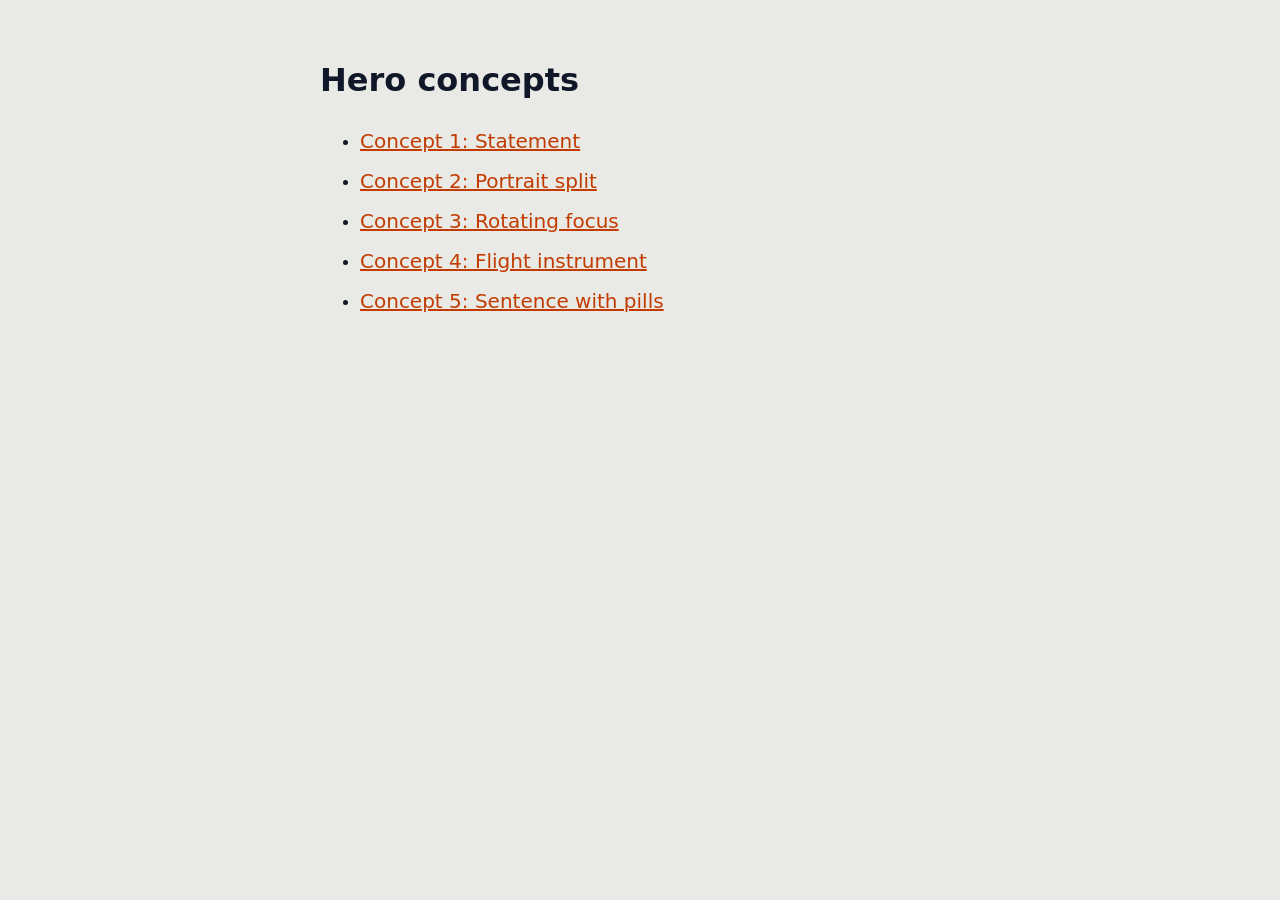
<file: concepts/index.html>
<!doctype html><html lang="en"><head><meta charset="utf-8"><meta name="viewport" content="width=device-width, initial-scale=1"><title>Hero concepts</title>
<style>body{font-family:system-ui,sans-serif;background:#E9EAE6;color:#0F1729;padding:40px 16px;max-width:640px;margin:0 auto}a{color:#C23B00;font-size:20px;line-height:2}</style></head>
<body><h1>Hero concepts</h1><ul><li><a href="/concepts/1.html">Concept 1: Statement</a></li><li><a href="/concepts/2.html">Concept 2: Portrait split</a></li><li><a href="/concepts/3.html">Concept 3: Rotating focus</a></li><li><a href="/concepts/4.html">Concept 4: Flight instrument</a></li><li><a href="/concepts/5.html">Concept 5: Sentence with pills</a></li></ul></body></html>
</file>
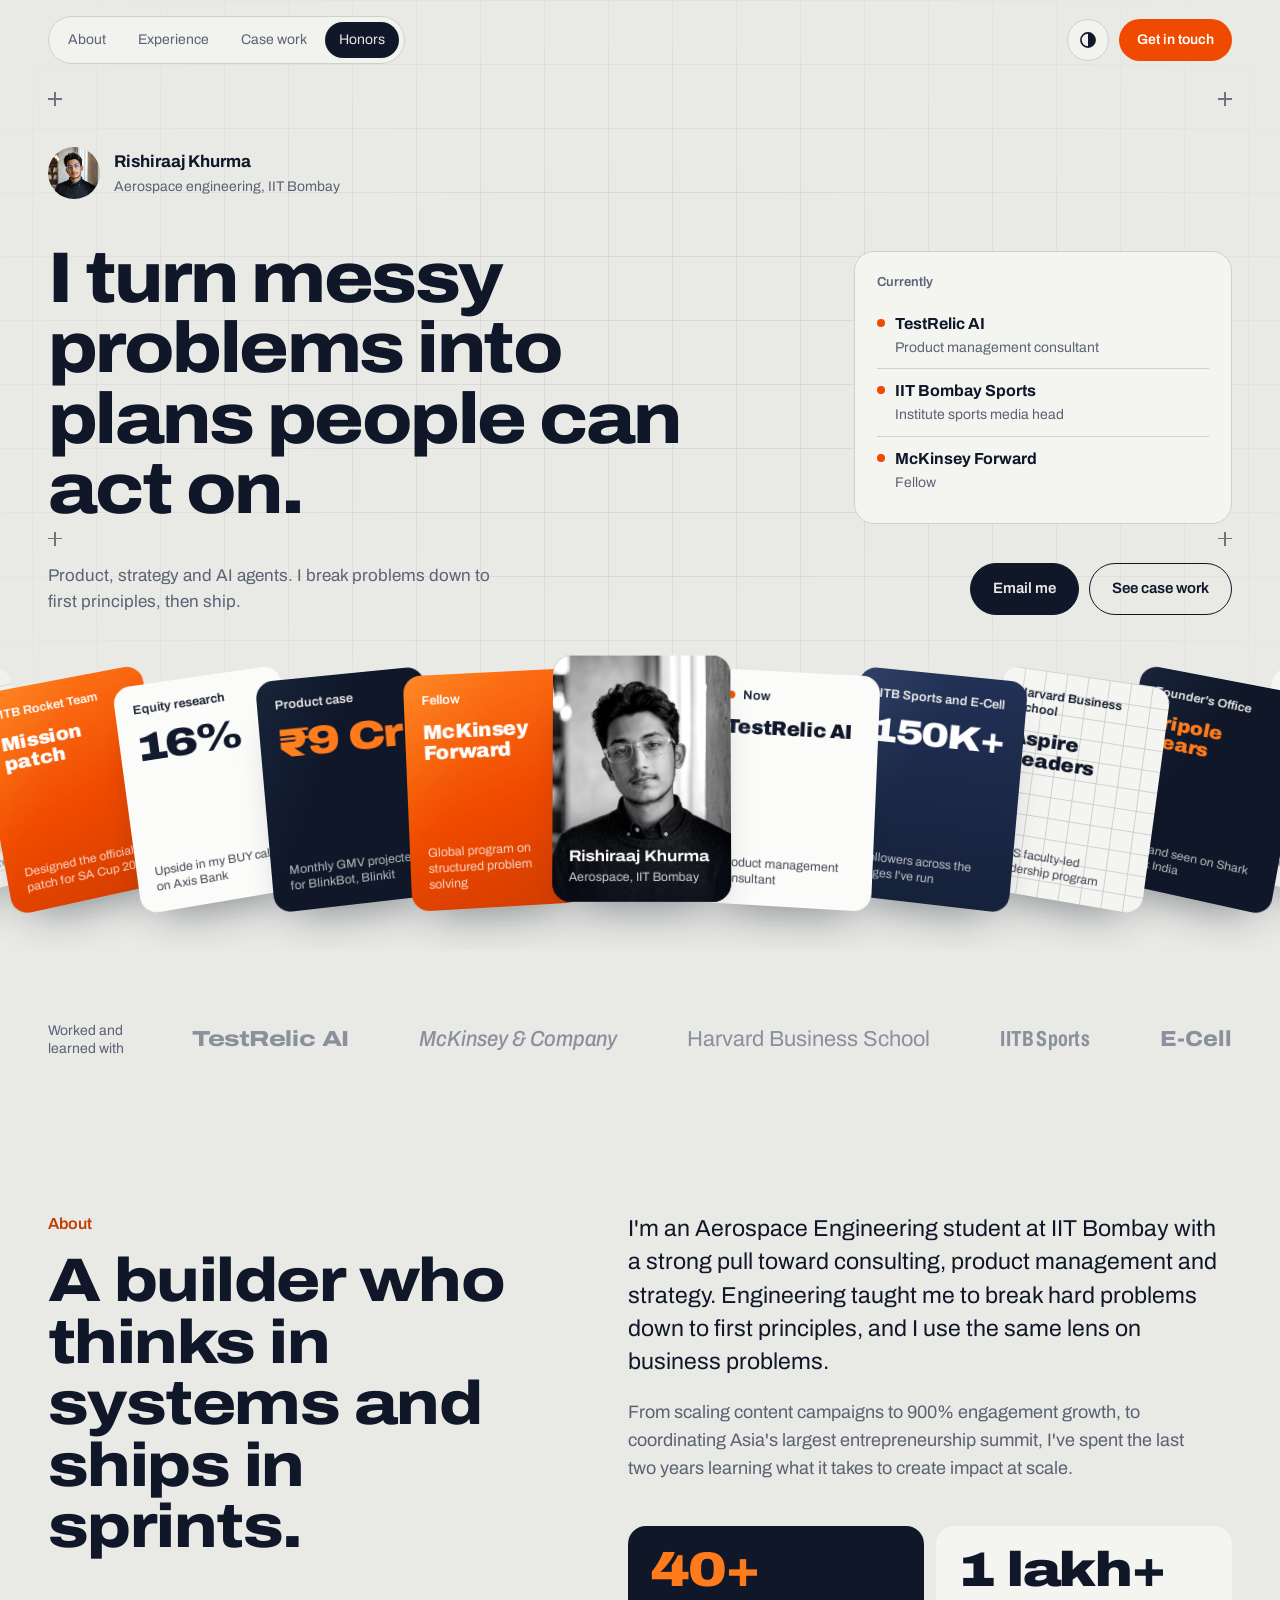
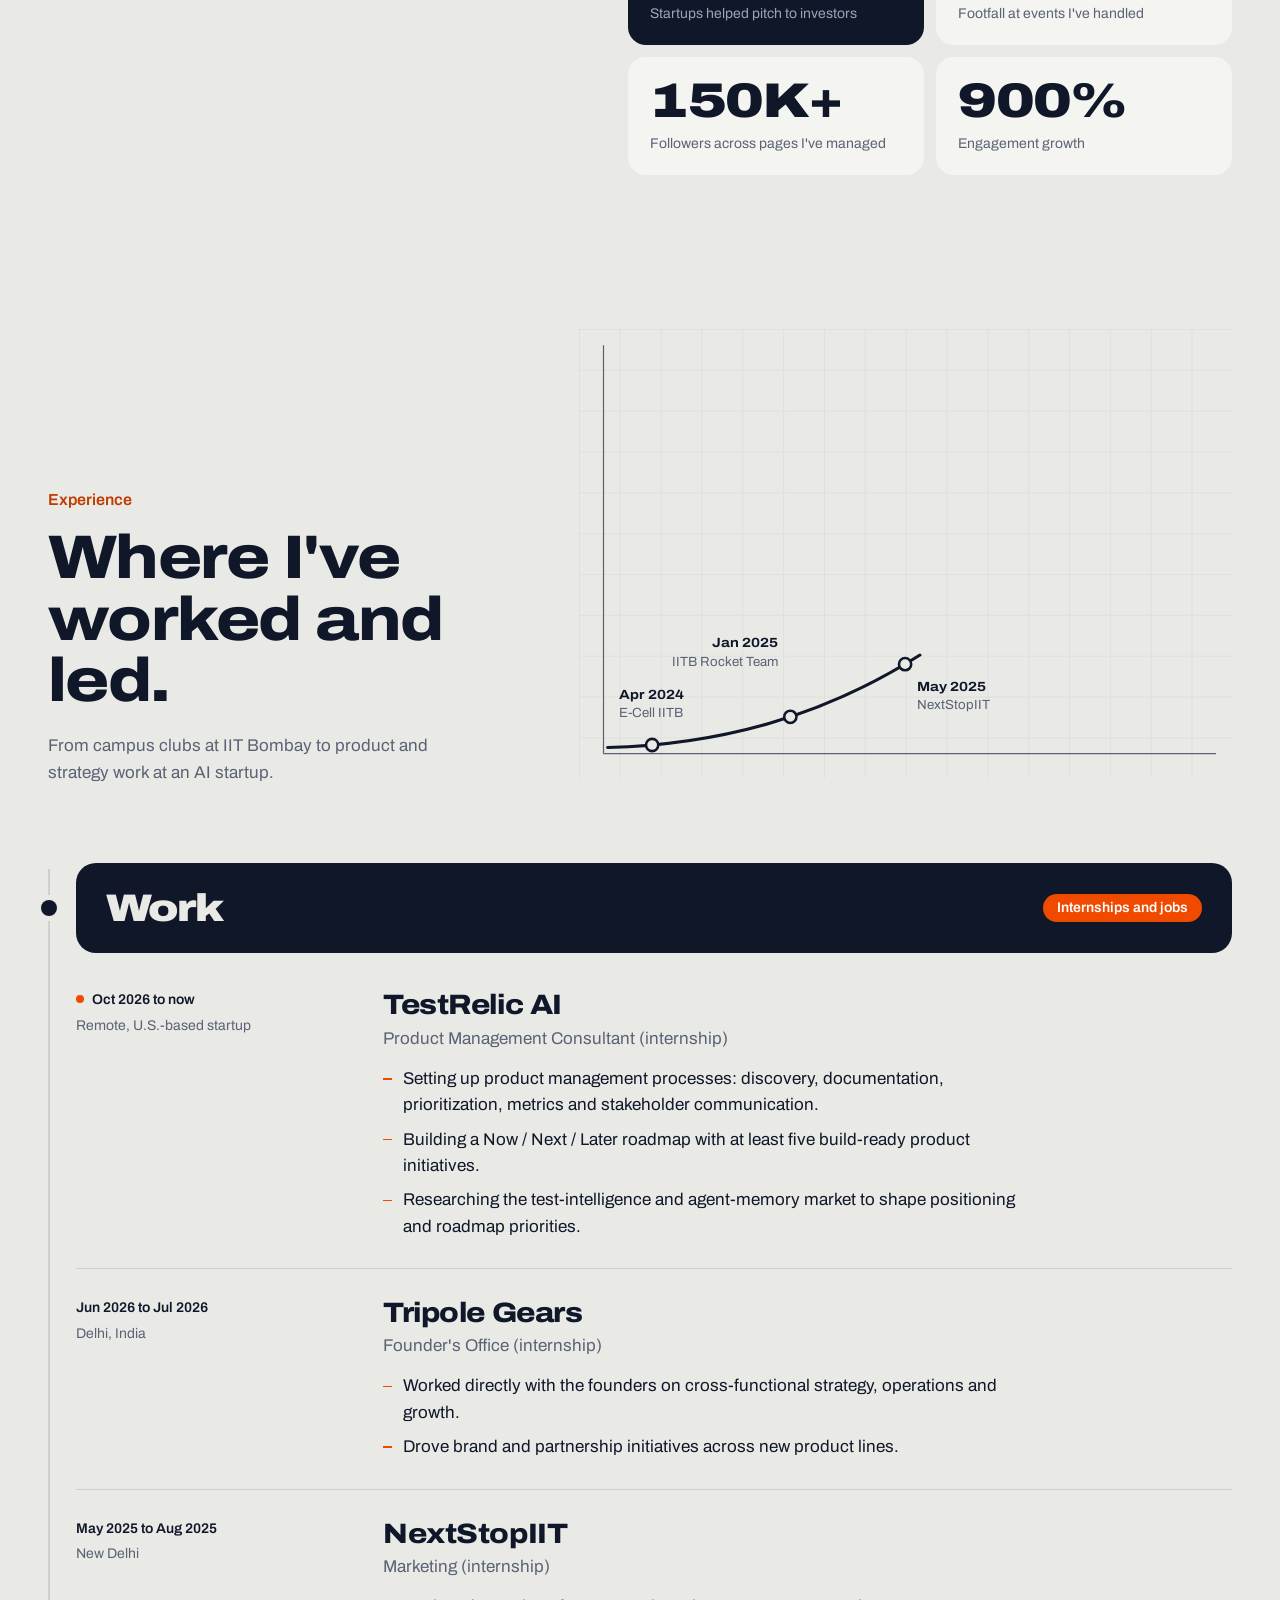
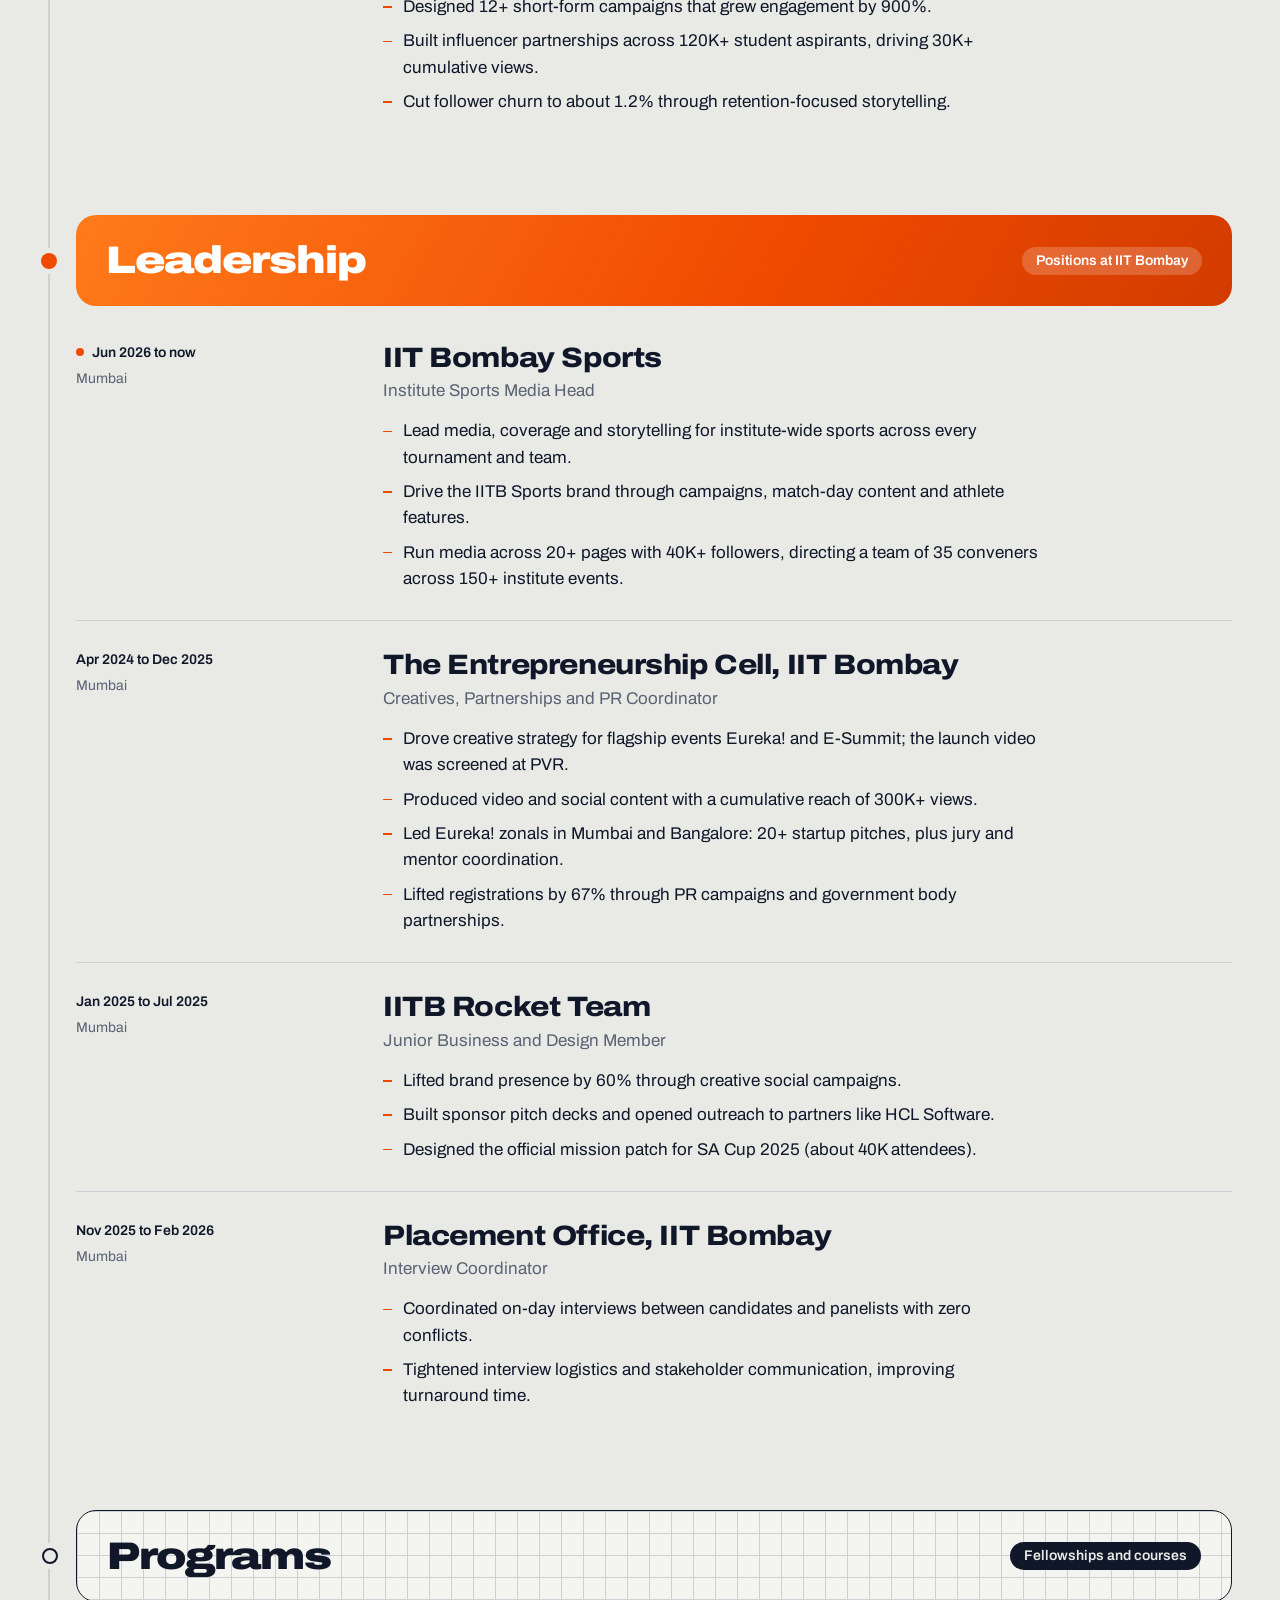
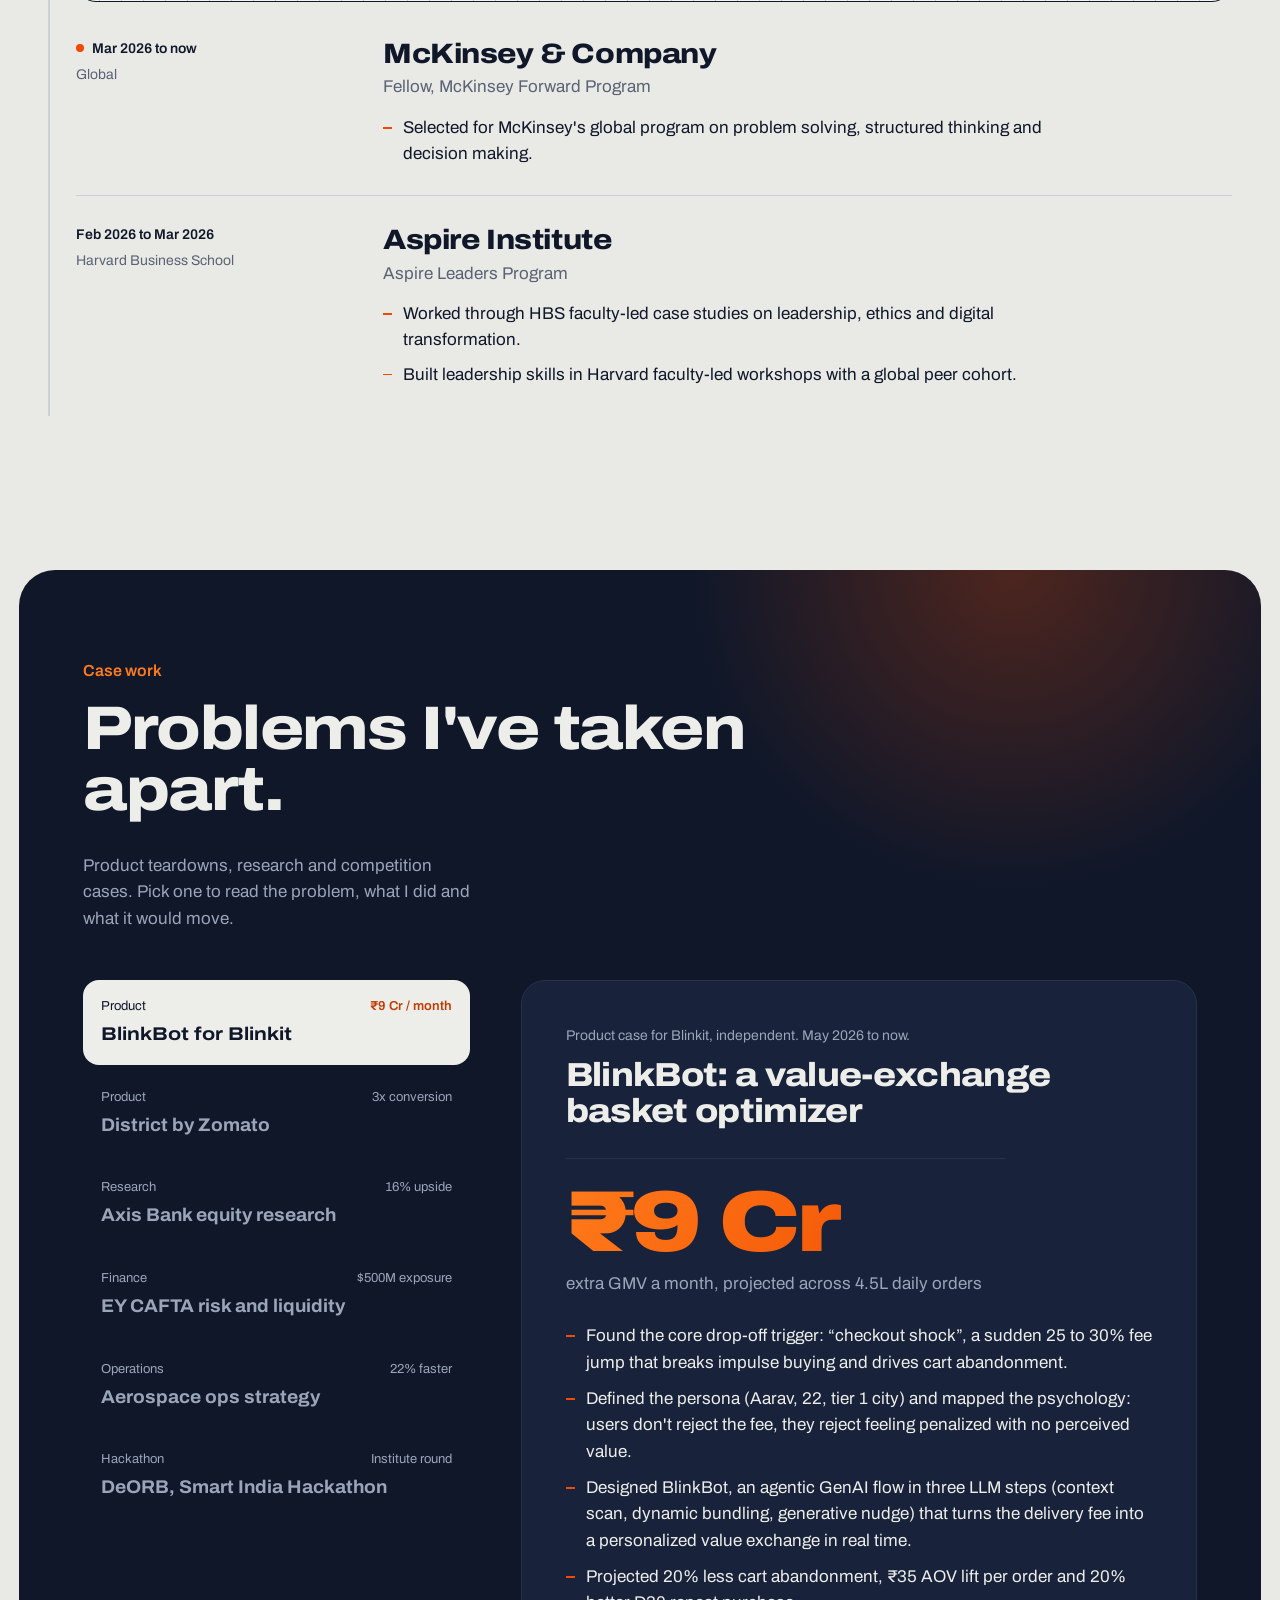
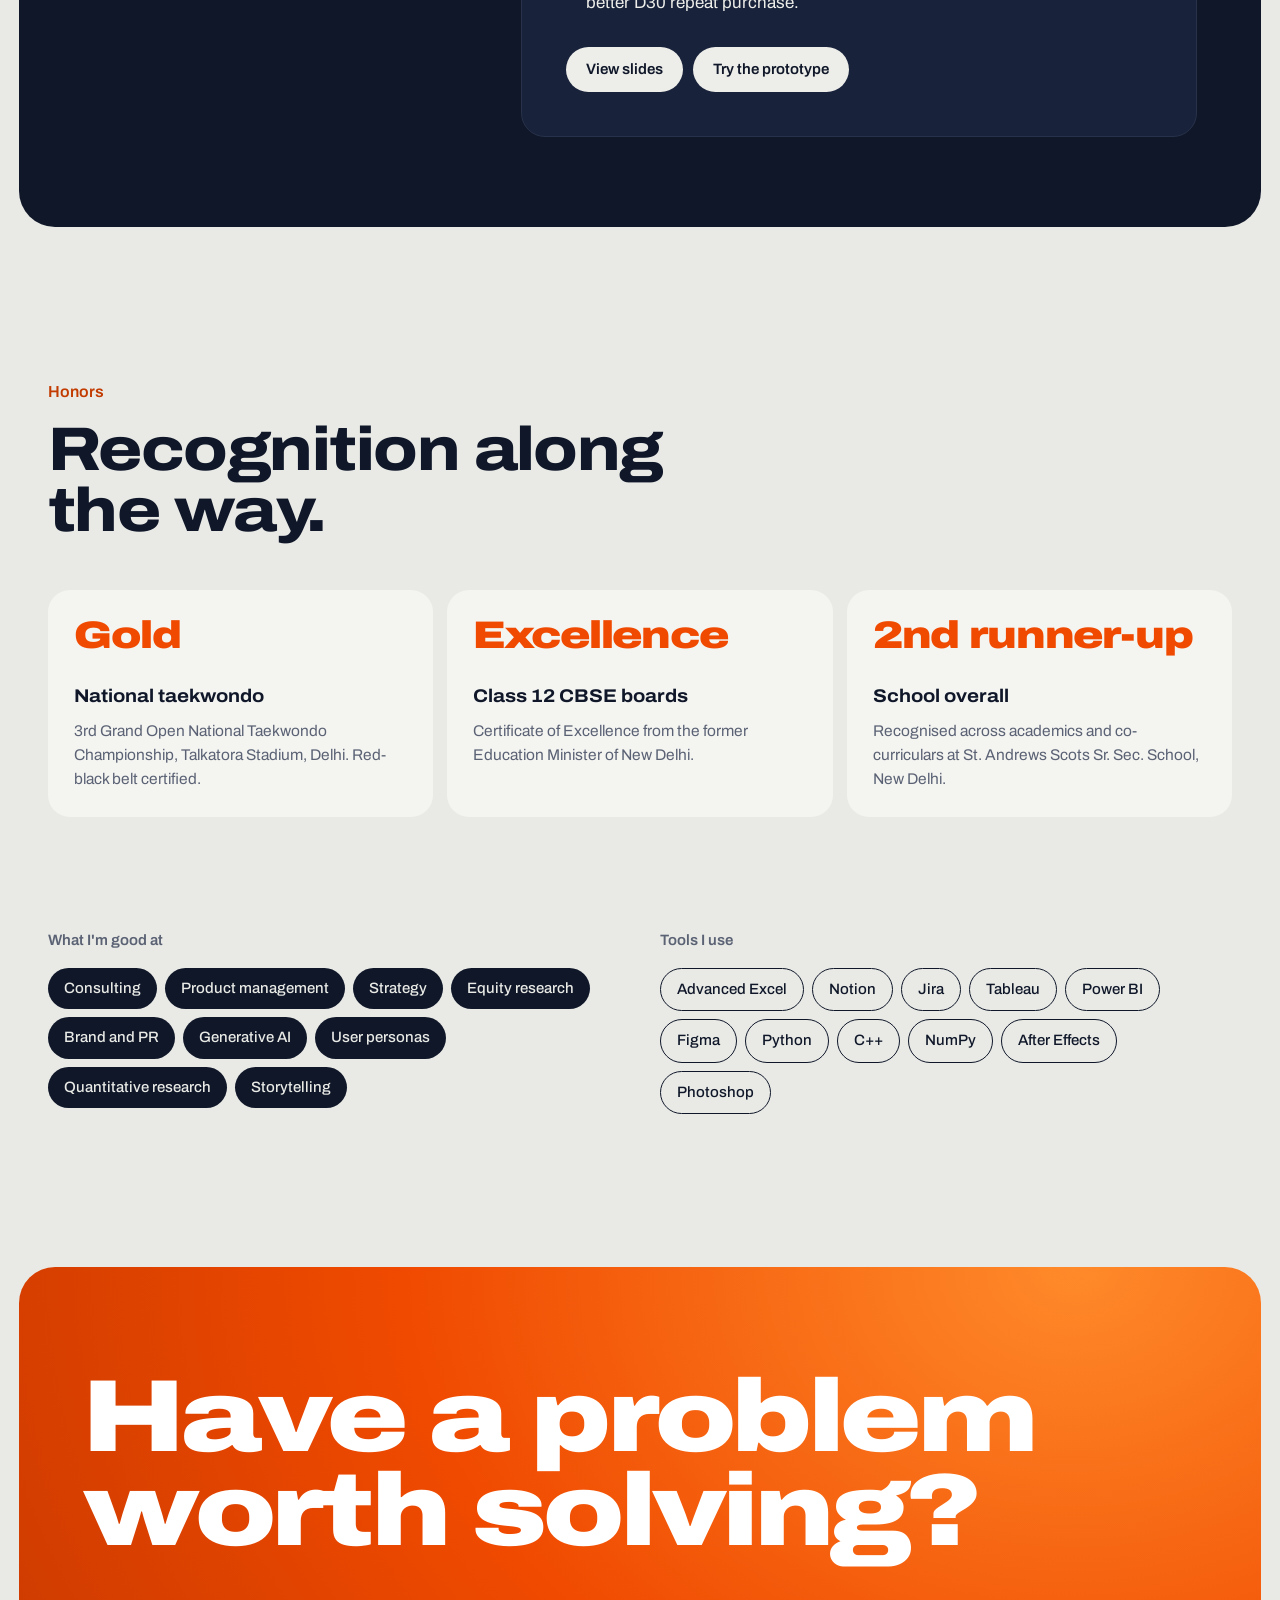
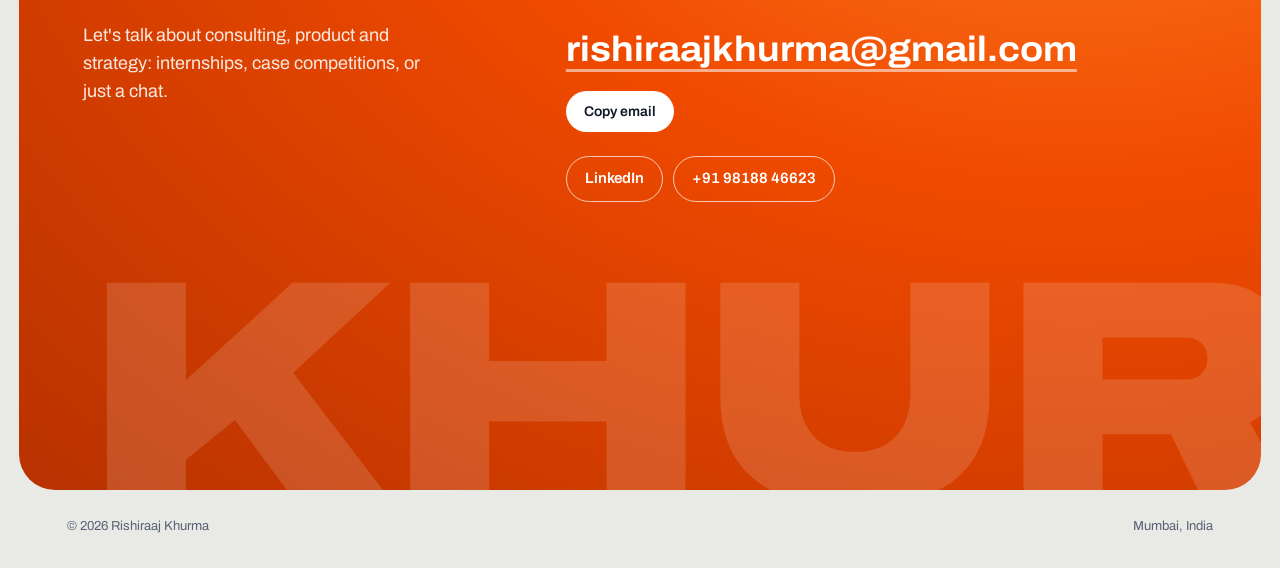
<file: concepts/1.html>
<!doctype html>
<html lang="en">
<head>
  <meta charset="utf-8">
  <meta name="viewport" content="width=device-width, initial-scale=1">
  <title>Concept 1: Statement</title>
  <meta name="description" content="Aerospace Engineering at IIT Bombay. Product management, strategy and AI agents. Product Management Consultant at TestRelic AI, McKinsey Forward Fellow.">
  <meta name="author" content="Rishiraaj Khurma">
  <meta name="theme-color" content="#E9EAE6">

  <meta property="og:type" content="website">
  <meta property="og:title" content="Rishiraaj Khurma">
  <meta property="og:description" content="IIT Bombay Aerospace. Product, strategy and AI agents.">
  <meta property="og:image" content="/assets/og.png">
  <meta name="twitter:card" content="summary_large_image">

  <link rel="icon" href="/assets/favicon.svg" type="image/svg+xml">
  <link rel="preconnect" href="https://fonts.googleapis.com">
  <link rel="preconnect" href="https://fonts.gstatic.com" crossorigin>
  <link href="https://fonts.googleapis.com/css2?family=Archivo:ital,wdth,wght@0,62..125,300..900;1,62..125,300..900&display=swap" rel="stylesheet">
  <link rel="stylesheet" href="/assets/styles.css">
  <script>
    (function () {
      var d = document.documentElement, t = null;
      d.classList.add('js');
      try { t = localStorage.getItem('theme'); } catch (e) {}
      if (t !== 'light' && t !== 'dark') t = matchMedia('(prefers-color-scheme: dark)').matches ? 'dark' : 'light';
      d.setAttribute('data-theme', t);
    })();
  </script>
<style>
.hero__block, .hero__name { display: none; }
.cx { position: relative; z-index: 2; width: 100%; max-width: var(--max); margin: 0 auto; padding-top: clamp(24px, 4vw, 56px); }
.cx-actions { display: flex; flex-wrap: wrap; gap: 10px; }
.cx img { display: block; width: 100%; height: 100%; object-fit: cover; }
.js .cx-in { opacity: 0; transform: translateY(14px); animation: cxIn .9s var(--ease) forwards; }
@keyframes cxIn { to { opacity: 1; transform: none; } }

.c1-who { display: flex; align-items: center; gap: 14px; }
.c1-ava { width: 52px; height: 52px; border-radius: 50%; overflow: hidden; background: var(--paper-2); flex: none; }
.c1-who strong { display: block; font-size: 17px; font-weight: 700; }
.c1-who small { display: block; font-size: 14px; color: var(--muted); }
.c1-grid { display: grid; grid-template-columns: minmax(0, 8fr) minmax(0, 4fr); gap: clamp(24px, 4vw, 64px); align-items: end; margin-top: clamp(24px, 3.5vw, 44px); }
.c1-h { font-size: clamp(2.6rem, 5.6vw, 5.1rem); line-height: .98; font-weight: 800; letter-spacing: -0.035em; font-variation-settings: "wdth" 112; max-width: 14ch; }
.c1-now { background: var(--paper-2); border: 1px solid var(--rule); border-radius: 20px; padding: 20px 22px; }
.c1-now__t { font-size: 13px; color: var(--muted); font-weight: 600; margin-bottom: 10px; }
.c1-now li { display: grid; grid-template-columns: auto 1fr; column-gap: 2px; padding: 10px 0; border-top: 1px solid var(--rule); }
.c1-now li:first-child { border-top: 0; }
.c1-now .dot { grid-row: span 2; margin-top: 7px; }
.c1-now b { font-size: 16px; }
.c1-now em { font-style: normal; font-size: 14px; color: var(--muted); }
.c1-foot { display: flex; justify-content: space-between; align-items: center; gap: 20px; flex-wrap: wrap; margin-top: clamp(24px, 3vw, 40px); }
.c1-foot p { color: var(--muted); max-width: 46ch; font-size: 17px; }
@media (max-width: 760px) { .c1-grid { grid-template-columns: 1fr; } }
</style>
</head>
<body>
  <a class="skip" href="#main">Skip to content</a>

  <header class="bar">
    <div class="bar__inner">
      <nav aria-label="Sections">
        <ul class="bar__nav">
          <li><a href="#about">About</a></li>
          <li><a href="#work">Experience</a></li>
          <li><a href="#cases">Case work</a></li>
          <li><a href="#honors">Honors</a></li>
        </ul>
      </nav>
      <div class="bar__end">
        <button type="button" class="theme" aria-label="Switch to dark theme" aria-pressed="false">
          <svg viewBox="0 0 24 24" aria-hidden="true">
            <circle cx="12" cy="12" r="8.5" fill="none" stroke="currentColor" stroke-width="2"/>
            <path d="M12 3.5a8.5 8.5 0 0 1 0 17z" fill="currentColor"/>
          </svg>
        </button>
        <a class="bar__cta" href="#contact">Get in touch</a>
      </div>
    </div>
    <div class="bar__progress" aria-hidden="true"><span></span></div>
  </header>

  <main id="main">

    <!-- ============ Hero ============ -->
    <section class="hero" id="top" aria-labelledby="hero-name">
      <span class="mark mark--tl" aria-hidden="true"></span>
      <span class="mark mark--tr" aria-hidden="true"></span>
      <span class="mark mark--ml" aria-hidden="true"></span>
      <span class="mark mark--mr" aria-hidden="true"></span>


      <div class="cx c1">
        <div class="c1-who cx-in">
          <span class="c1-ava"><img src="/assets/pfp.png" alt="" onerror="this.onerror=null;this.src='https://rishiraaj-khurma-portfolio.vercel.app/pfp.png'"></span>
          <span><strong>Rishiraaj Khurma</strong><small>Aerospace engineering, IIT Bombay</small></span>
        </div>
        <div class="c1-grid">
          <h1 class="c1-h cx-in" id="hero-name" style="animation-delay:.1s">I turn messy problems into plans people can act on.</h1>
          <aside class="c1-now cx-in" style="animation-delay:.3s" aria-label="Currently">
            <p class="c1-now__t">Currently</p>
            <ul>
              <li><span class="dot"></span><b>TestRelic AI</b><em>Product management consultant</em></li>
              <li><span class="dot"></span><b>IIT Bombay Sports</b><em>Institute sports media head</em></li>
              <li><span class="dot"></span><b>McKinsey Forward</b><em>Fellow</em></li>
            </ul>
          </aside>
        </div>
        <div class="c1-foot cx-in" style="animation-delay:.45s">
          <p>Product, strategy and AI agents. I break problems down to first principles, then ship.</p>
          <div class="cx-actions">
          <a class="btn btn--solid" href="mailto:rishiraajkhurma@gmail.com">Email me</a>
          <a class="btn" href="#cases">See case work</a>
        </div>
        </div>
      </div>

      <!-- 3D card deck -->
      <div class="deck" aria-label="Highlights">
        <div class="deck__rig">
          <a class="card card--navy" href="#work" style="--i:-6;--a:6">
            <span class="card__kick">Leadership</span>
            <span class="card__big">40+</span>
            <span class="card__foot">Startups I helped pitch to investors at E-Cell</span>
          </a>
          <a class="card card--paper" href="#cases" data-case="ey" style="--i:-5;--a:5">
            <span class="card__kick">EY CAFTA finalist</span>
            <span class="card__big">$500M</span>
            <span class="card__foot">Currency risk plan for an unhedged exposure</span>
          </a>
          <a class="card card--orange" href="#work" style="--i:-4;--a:4">
            <span class="card__kick">IITB Rocket Team</span>
            <span class="card__big card__big--word">Mission patch</span>
            <span class="card__foot">Designed the official patch for SA Cup 2025</span>
          </a>
          <a class="card card--white" href="#cases" data-case="axis" style="--i:-3;--a:3">
            <span class="card__kick">Equity research</span>
            <span class="card__big">16%</span>
            <span class="card__foot">Upside in my BUY call on Axis Bank</span>
          </a>
          <a class="card card--ink" href="#cases" data-case="blinkbot" style="--i:-2;--a:2">
            <span class="card__kick">Product case</span>
            <span class="card__big">₹9 Cr</span>
            <span class="card__foot">Monthly GMV projected for BlinkBot, Blinkit</span>
          </a>
          <a class="card card--orange" href="#work" style="--i:-1;--a:1">
            <span class="card__kick">Fellow</span>
            <span class="card__big card__big--word">McKinsey Forward</span>
            <span class="card__foot">Global program on structured problem solving</span>
          </a>
          <a class="card card--photo" href="#about" style="--i:0;--a:0">
            <img src="/assets/pfp.png" alt="Rishiraaj Khurma" width="480" height="600"
                 onerror="this.onerror=null;this.src='https://rishiraaj-khurma-portfolio.vercel.app/pfp.png'">
            <span class="card__foot">Rishiraaj Khurma<small>Aerospace, IIT Bombay</small></span>
          </a>
          <a class="card card--white" href="#work" style="--i:1;--a:1">
            <span class="card__kick"><span class="dot" aria-hidden="true"></span>Now</span>
            <span class="card__big card__big--word">TestRelic AI</span>
            <span class="card__foot">Product management consultant</span>
          </a>
          <a class="card card--navy" href="#work" style="--i:2;--a:2">
            <span class="card__kick">IITB Sports and E-Cell</span>
            <span class="card__big">150K+</span>
            <span class="card__foot">Followers across the pages I've run</span>
          </a>
          <a class="card card--paper" href="#work" style="--i:3;--a:3">
            <span class="card__kick">Harvard Business School</span>
            <span class="card__big card__big--word">Aspire Leaders</span>
            <span class="card__foot">HBS faculty-led leadership program</span>
          </a>
          <a class="card card--ink" href="#work" style="--i:4;--a:4">
            <span class="card__kick">Founder's Office</span>
            <span class="card__big card__big--word">Tripole Gears</span>
            <span class="card__foot">A brand seen on Shark Tank India</span>
          </a>
          <a class="card card--white" href="#about" style="--i:5;--a:5">
            <span class="card__kick">Events</span>
            <span class="card__big">1 lakh+</span>
            <span class="card__foot">Footfall at events I've handled</span>
          </a>
        </div>
      </div>
    </section>

    <!-- ============ Logos strip ============ -->
    <section class="orgs" aria-label="Organisations">
      <p class="orgs__label">Worked and learned with</p>
      <ul class="orgs__list">
        <li class="org org--a">TestRelic AI</li>
        <li class="org org--b">McKinsey &amp; Company</li>
        <li class="org org--e">Harvard Business School</li>
        <li class="org org--d">IITB Sports</li>
        <li class="org org--f">E-Cell</li>
      </ul>
    </section>

    <!-- ============ About ============ -->
    <section class="about section" id="about" aria-labelledby="about-h">
      <div class="about__left">
        <p class="kicker">About</p>
        <h2 id="about-h" class="h2">A builder who thinks in systems and ships in sprints.</h2>
      </div>
      <div class="about__right">
        <p class="about__lead">I'm an Aerospace Engineering student at IIT Bombay with a strong pull toward consulting, product management and strategy. Engineering taught me to break hard problems down to first principles, and I use the same lens on business problems.</p>
        <p>From scaling content campaigns to 900% engagement growth, to coordinating Asia's largest entrepreneurship summit, I've spent the last two years learning what it takes to create impact at scale.</p>
        <dl class="figures">
          <div><dt>Startups helped pitch to investors</dt><dd data-count="40" data-suffix="+">40+</dd></div>
          <div><dt>Footfall at events I've handled</dt><dd data-count="1" data-suffix=" lakh+">1 lakh+</dd></div>
          <div><dt>Followers across pages I've managed</dt><dd data-count="150" data-suffix="K+">150K+</dd></div>
          <div><dt>Engagement growth</dt><dd data-count="900" data-suffix="%">900%</dd></div>
        </dl>
      </div>
    </section>

    <!-- ============ Experience ============ -->
    <section class="work section" id="work" aria-labelledby="work-h">
      <div class="work__head">
        <div>
          <p class="kicker">Experience</p>
          <h2 id="work-h" class="h2">Where I've worked and led.</h2>
          <p class="work__intro">From campus clubs at IIT Bombay to product and strategy work at an AI startup.</p>
        </div>
        <figure class="flight" aria-label="Career path from 2024 to now, with what comes next">
          <svg class="flight__svg" viewBox="0 0 640 440" role="img" aria-hidden="true">
            <defs>
              <pattern id="grid" width="40" height="40" patternUnits="userSpaceOnUse">
                <path d="M40 0H0V40" fill="none" class="flight__grid"/>
              </pattern>
            </defs>
            <rect class="flight__gridrect" x="0" y="0" width="640" height="440" fill="url(#grid)"/>
            <line x1="24" y1="416" x2="624" y2="416" class="flight__axis"/>
            <line x1="24" y1="416" x2="24" y2="16" class="flight__axis"/>
            <path class="flight__ahead" d=""/>
            <path class="flight__path" d="M28 410 C 250 404, 430 300, 612 28"/>
            <g class="flight__points"></g>
          </svg>
        </figure>
      </div>

      <div class="work__groups">
        <div class="track" aria-hidden="true"><span class="track__fill"></span></div>

        <div class="group group--work">
          <h3 class="group__title">Work<span>Internships and jobs</span></h3>

          <article class="role role--current">
            <p class="role__when"><time>Oct 2026</time> to now<span>Remote, U.S.-based startup</span></p>
            <div class="role__body">
              <h4 class="role__org">TestRelic AI</h4>
              <p class="role__title">Product Management Consultant (internship)</p>
              <ul>
                <li>Setting up product management processes: discovery, documentation, prioritization, metrics and stakeholder communication.</li>
                <li>Building a Now / Next / Later roadmap with at least five build-ready product initiatives.</li>
                <li>Researching the test-intelligence and agent-memory market to shape positioning and roadmap priorities.</li>
              </ul>
            </div>
          </article>

          <article class="role">
            <p class="role__when"><time>Jun 2026</time> to <time>Jul 2026</time><span>Delhi, India</span></p>
            <div class="role__body">
              <h4 class="role__org">Tripole Gears</h4>
              <p class="role__title">Founder's Office (internship)</p>
              <ul>
                <li>Worked directly with the founders on cross-functional strategy, operations and growth.</li>
                <li>Drove brand and partnership initiatives across new product lines.</li>
              </ul>
            </div>
          </article>

          <article class="role">
            <p class="role__when"><time>May 2025</time> to <time>Aug 2025</time><span>New Delhi</span></p>
            <div class="role__body">
              <h4 class="role__org">NextStopIIT</h4>
              <p class="role__title">Marketing (internship)</p>
              <ul>
                <li>Designed 12+ short-form campaigns that grew engagement by 900%.</li>
                <li>Built influencer partnerships across 120K+ student aspirants, driving 30K+ cumulative views.</li>
                <li>Cut follower churn to about 1.2% through retention-focused storytelling.</li>
              </ul>
            </div>
          </article>
        </div>

        <div class="group group--lead">
          <h3 class="group__title">Leadership<span>Positions at IIT Bombay</span></h3>

          <article class="role role--current">
            <p class="role__when"><time>Jun 2026</time> to now<span>Mumbai</span></p>
            <div class="role__body">
              <h4 class="role__org">IIT Bombay Sports</h4>
              <p class="role__title">Institute Sports Media Head</p>
              <ul>
                <li>Lead media, coverage and storytelling for institute-wide sports across every tournament and team.</li>
                <li>Drive the IITB Sports brand through campaigns, match-day content and athlete features.</li>
                <li>Run media across 20+ pages with 40K+ followers, directing a team of 35 conveners across 150+ institute events.</li>
              </ul>
            </div>
          </article>

          <article class="role">
            <p class="role__when"><time>Apr 2024</time> to <time>Dec 2025</time><span>Mumbai</span></p>
            <div class="role__body">
              <h4 class="role__org">The Entrepreneurship Cell, IIT Bombay</h4>
              <p class="role__title">Creatives, Partnerships and PR Coordinator</p>
              <ul>
                <li>Drove creative strategy for flagship events Eureka! and E-Summit; the launch video was screened at PVR.</li>
                <li>Produced video and social content with a cumulative reach of 300K+ views.</li>
                <li>Led Eureka! zonals in Mumbai and Bangalore: 20+ startup pitches, plus jury and mentor coordination.</li>
                <li>Lifted registrations by 67% through PR campaigns and government body partnerships.</li>
              </ul>
            </div>
          </article>

          <article class="role">
            <p class="role__when"><time>Jan 2025</time> to <time>Jul 2025</time><span>Mumbai</span></p>
            <div class="role__body">
              <h4 class="role__org">IITB Rocket Team</h4>
              <p class="role__title">Junior Business and Design Member</p>
              <ul>
                <li>Lifted brand presence by 60% through creative social campaigns.</li>
                <li>Built sponsor pitch decks and opened outreach to partners like HCL Software.</li>
                <li>Designed the official mission patch for SA Cup 2025 (about 40K attendees).</li>
              </ul>
            </div>
          </article>

          <article class="role">
            <p class="role__when"><time>Nov 2025</time> to <time>Feb 2026</time><span>Mumbai</span></p>
            <div class="role__body">
              <h4 class="role__org">Placement Office, IIT Bombay</h4>
              <p class="role__title">Interview Coordinator</p>
              <ul>
                <li>Coordinated on-day interviews between candidates and panelists with zero conflicts.</li>
                <li>Tightened interview logistics and stakeholder communication, improving turnaround time.</li>
              </ul>
            </div>
          </article>
        </div>

        <div class="group group--prog">
          <h3 class="group__title">Programs<span>Fellowships and courses</span></h3>

          <article class="role role--current">
            <p class="role__when"><time>Mar 2026</time> to now<span>Global</span></p>
            <div class="role__body">
              <h4 class="role__org">McKinsey &amp; Company</h4>
              <p class="role__title">Fellow, McKinsey Forward Program</p>
              <ul>
                <li>Selected for McKinsey's global program on problem solving, structured thinking and decision making.</li>
              </ul>
            </div>
          </article>

          <article class="role">
            <p class="role__when"><time>Feb 2026</time> to <time>Mar 2026</time><span>Harvard Business School</span></p>
            <div class="role__body">
              <h4 class="role__org">Aspire Institute</h4>
              <p class="role__title">Aspire Leaders Program</p>
              <ul>
                <li>Worked through HBS faculty-led case studies on leadership, ethics and digital transformation.</li>
                <li>Built leadership skills in Harvard faculty-led workshops with a global peer cohort.</li>
              </ul>
            </div>
          </article>
        </div>
      </div>
    </section>

    <!-- ============ Case work (dark panel) ============ -->
    <section class="cases" id="cases" aria-labelledby="cases-h">
      <div class="cases__panel">
        <div class="cases__head">
          <div>
            <p class="kicker kicker--light">Case work</p>
            <h2 id="cases-h" class="h2">Problems I've taken apart.</h2>
          </div>
          <p class="cases__intro">Product teardowns, research and competition cases. Pick one to read the problem, what I did and what it would move.</p>
        </div>

        <div class="cases__layout">
          <div class="cases__index" role="tablist" aria-label="Cases" aria-orientation="vertical">
            <button class="case-tab" role="tab" id="t-blinkbot" aria-controls="p-blinkbot" aria-selected="true">
              <span class="case-tab__kind">Product</span>
              <span class="case-tab__title">BlinkBot for Blinkit</span>
              <span class="case-tab__fig">₹9 Cr / month</span>
            </button>
            <button class="case-tab" role="tab" id="t-district" aria-controls="p-district" aria-selected="false" tabindex="-1">
              <span class="case-tab__kind">Product</span>
              <span class="case-tab__title">District by Zomato</span>
              <span class="case-tab__fig">3x conversion</span>
            </button>
            <button class="case-tab" role="tab" id="t-axis" aria-controls="p-axis" aria-selected="false" tabindex="-1">
              <span class="case-tab__kind">Research</span>
              <span class="case-tab__title">Axis Bank equity research</span>
              <span class="case-tab__fig">16% upside</span>
            </button>
            <button class="case-tab" role="tab" id="t-ey" aria-controls="p-ey" aria-selected="false" tabindex="-1">
              <span class="case-tab__kind">Finance</span>
              <span class="case-tab__title">EY CAFTA risk and liquidity</span>
              <span class="case-tab__fig">$500M exposure</span>
            </button>
            <button class="case-tab" role="tab" id="t-aero" aria-controls="p-aero" aria-selected="false" tabindex="-1">
              <span class="case-tab__kind">Operations</span>
              <span class="case-tab__title">Aerospace ops strategy</span>
              <span class="case-tab__fig">22% faster</span>
            </button>
            <button class="case-tab" role="tab" id="t-deorb" aria-controls="p-deorb" aria-selected="false" tabindex="-1">
              <span class="case-tab__kind">Hackathon</span>
              <span class="case-tab__title">DeORB, Smart India Hackathon</span>
              <span class="case-tab__fig">Institute round</span>
            </button>
          </div>

          <div class="cases__panels">
            <article class="case" role="tabpanel" id="p-blinkbot" aria-labelledby="t-blinkbot" tabindex="0">
              <p class="case__meta">Product case for Blinkit, independent. <time>May 2026</time> to now.</p>
              <h3 class="case__title">BlinkBot: a value-exchange basket optimizer</h3>
              <p class="case__big"><span>₹9 Cr</span> extra GMV a month, projected across 4.5L daily orders</p>
              <ul>
                <li>Found the core drop-off trigger: “checkout shock”, a sudden 25 to 30% fee jump that breaks impulse buying and drives cart abandonment.</li>
                <li>Defined the persona (Aarav, 22, tier 1 city) and mapped the psychology: users don't reject the fee, they reject feeling penalized with no perceived value.</li>
                <li>Designed BlinkBot, an agentic GenAI flow in three LLM steps (context scan, dynamic bundling, generative nudge) that turns the delivery fee into a personalized value exchange in real time.</li>
                <li>Projected 20% less cart abandonment, ₹35 AOV lift per order and 20% better D30 repeat purchase.</li>
              </ul>
              <p class="case__links">
                <a href="https://drive.google.com/file/d/13JqOaMulJGSCNLsYfBoL2JAouONL_U6Y/view?usp=sharing" target="_blank" rel="noopener">View slides</a>
                <a href="https://blinkbotai.lovable.app" target="_blank" rel="noopener">Try the prototype</a>
              </p>
            </article>

            <article class="case" role="tabpanel" id="p-district" aria-labelledby="t-district" tabindex="0">
              <p class="case__meta">Product case for District by Zomato, independent. <time>Jan 2025</time> to <time>Apr 2025</time>.</p>
              <h3 class="case__title">District by Zomato: product strategy</h3>
              <p class="case__big"><span>3x</span> projected conversion lift within a 2 to 5 km radius</p>
              <ul>
                <li>Segmented 105M users into behavioral cohorts and surfaced 4 friction points in India's ₹4,500 Cr events market.</li>
                <li>Benchmarked 3 competitors to build a mood-based discovery positioning for 25M Gen Z users.</li>
                <li>Proposed “Who's Near You Tonight” with group split payments.</li>
              </ul>
              <p class="case__links">
                <a href="https://drive.google.com/file/d/1SCaFkXVV465xN4ebJC2KT2j3y9N6NiCo/view?usp=sharing" target="_blank" rel="noopener">View slides</a>
              </p>
            </article>

            <article class="case" role="tabpanel" id="p-axis" aria-labelledby="t-axis" tabindex="0">
              <p class="case__meta">Finance Club, IIT Bombay. <time>Oct 2025</time> to <time>Nov 2025</time>.</p>
              <h3 class="case__title">Equity research: Axis Bank Ltd.</h3>
              <p class="case__big"><span>BUY</span> at ₹1,160 with a ₹1,350 target, 16% upside</p>
              <ul>
                <li>Analyzed 7 years of performance: ₹16.5L Cr assets, 17% ROE, 4.1% NIM, 15% capital adequacy.</li>
                <li>Benchmarked against 3 major private banks on P/E, net NPA (0.4%) and EPS growth.</li>
              </ul>
              <p class="case__links">
                <a href="https://drive.google.com/file/d/1Oq4AeHaycqKcXLXpIfnddOMw5mjNQ_Pj/view?usp=sharing" target="_blank" rel="noopener">Read the report</a>
              </p>
            </article>

            <article class="case" role="tabpanel" id="p-ey" aria-labelledby="t-ey" tabindex="0">
              <p class="case__meta">EY CAFTA Case Championship, finalist. <time>Sep 2025</time> to <time>Nov 2025</time>.</p>
              <h3 class="case__title">Financial risk and liquidity management</h3>
              <p class="case__big"><span>18%</span> fewer working-capital shortfalls in the cash model</p>
              <ul>
                <li>Built a currency risk strategy for a $500M unhedged exposure in Nigeria.</li>
                <li>Designed a cash and liquidity model forecasting $450M in export inflows.</li>
                <li>Recommended surplus-cash policies for an INR 15 to 20K Cr revenue scale at an 8 to 10% target yield.</li>
              </ul>
              <p class="case__links">
                <a href="https://drive.google.com/file/d/1MUNu1fK9w3oQ-B3bmoziqNy0Lb9kVl91/view?usp=sharing" target="_blank" rel="noopener">View slides</a>
              </p>
            </article>

            <article class="case" role="tabpanel" id="p-aero" aria-labelledby="t-aero" tabindex="0">
              <p class="case__meta">Course project, Intro to Management. <time>Jan 2025</time> to <time>Apr 2025</time>.</p>
              <h3 class="case__title">Operations strategy for a global aerospace leader</h3>
              <p class="case__big"><span>22%</span> faster delivery across 3 major defense contracts</p>
              <ul>
                <li>Designed a delivery roadmap after analyzing the supply chain and manufacturing setup.</li>
                <li>Modeled the financial impact: ₹12 Cr additional revenue over 2 years through retention.</li>
              </ul>
            </article>

            <article class="case" role="tabpanel" id="p-deorb" aria-labelledby="t-deorb" tabindex="0">
              <p class="case__meta">Smart India Hackathon 2024, Ministry of Civil Aviation. <time>Sep 2024</time> to <time>Dec 2024</time>.</p>
              <h3 class="case__title">DeORB: drone surveys for airport perimeter security</h3>
              <p class="case__big"><span>6</span> person IIT Bombay team, I led business and pitch</p>
              <ul>
                <li>Built a drone-based aerial survey solution for airport perimeter security.</li>
                <li>Cleared the institute round and presented the prototype and go-to-market to an expert panel.</li>
              </ul>
              <p class="case__links">
                <a href="https://drive.google.com/file/d/1jrsrOm20Nrbj3mEBCHLb-6gn8_rd56DR/view?usp=sharing" target="_blank" rel="noopener">View slides</a>
              </p>
            </article>
          </div>
        </div>
      </div>
    </section>

    <!-- ============ Honors + toolkit ============ -->
    <section class="honors section" id="honors" aria-labelledby="honors-h">
      <p class="kicker">Honors</p>
      <h2 id="honors-h" class="h2">Recognition along the way.</h2>
      <ul class="honors__list">
        <li>
          <span class="honors__big">Gold</span>
          <h3>National taekwondo</h3>
          <p>3rd Grand Open National Taekwondo Championship, Talkatora Stadium, Delhi. Red-black belt certified.</p>
        </li>
        <li>
          <span class="honors__big">Excellence</span>
          <h3>Class 12 CBSE boards</h3>
          <p>Certificate of Excellence from the former Education Minister of New Delhi.</p>
        </li>
        <li>
          <span class="honors__big">2nd runner-up</span>
          <h3>School overall</h3>
          <p>Recognised across academics and co-curriculars at St. Andrews Scots Sr. Sec. School, New Delhi.</p>
        </li>
      </ul>

      <div class="kit">
        <div>
          <h3 class="kit__title">What I'm good at</h3>
          <ul class="chips">
            <li>Consulting</li><li>Product management</li><li>Strategy</li><li>Equity research</li><li>Brand and PR</li><li>Generative AI</li><li>User personas</li><li>Quantitative research</li><li>Storytelling</li>
          </ul>
        </div>
        <div>
          <h3 class="kit__title">Tools I use</h3>
          <ul class="chips chips--quiet">
            <li>Advanced Excel</li><li>Notion</li><li>Jira</li><li>Tableau</li><li>Power BI</li><li>Figma</li><li>Python</li><li>C++</li><li>NumPy</li><li>After Effects</li><li>Photoshop</li>
          </ul>
        </div>
      </div>
    </section>

    <!-- ============ Contact (orange panel) ============ -->
    <section class="contact" id="contact" aria-labelledby="contact-h">
      <div class="contact__panel">
        <h2 id="contact-h" class="contact__h">Have a problem worth solving?</h2>
        <div class="contact__row">
          <p class="contact__p">Let's talk about consulting, product and strategy: internships, case competitions, or just a chat.</p>
          <div class="contact__actions">
            <div class="contact__mail">
              <a href="mailto:rishiraajkhurma@gmail.com" class="contact__email">rishiraajkhurma@gmail.com</a>
              <button type="button" class="copy" data-copy="rishiraajkhurma@gmail.com">Copy email</button>
            </div>
            <ul class="contact__links">
              <li><a href="https://www.linkedin.com/in/rishiraajkhurma" target="_blank" rel="noopener">LinkedIn</a></li>
              <li><a href="tel:+919818846623">+91 98188 46623</a></li>
            </ul>
          </div>
        </div>
        <p class="contact__giant" aria-hidden="true">Khurma</p>
      </div>
      <footer class="foot">
        <p>© 2026 Rishiraaj Khurma</p>
        <p>Mumbai, India</p>
      </footer>
    </section>
  </main>

  <script src="/assets/main.js" defer></script>
</body>
</html>
</file>
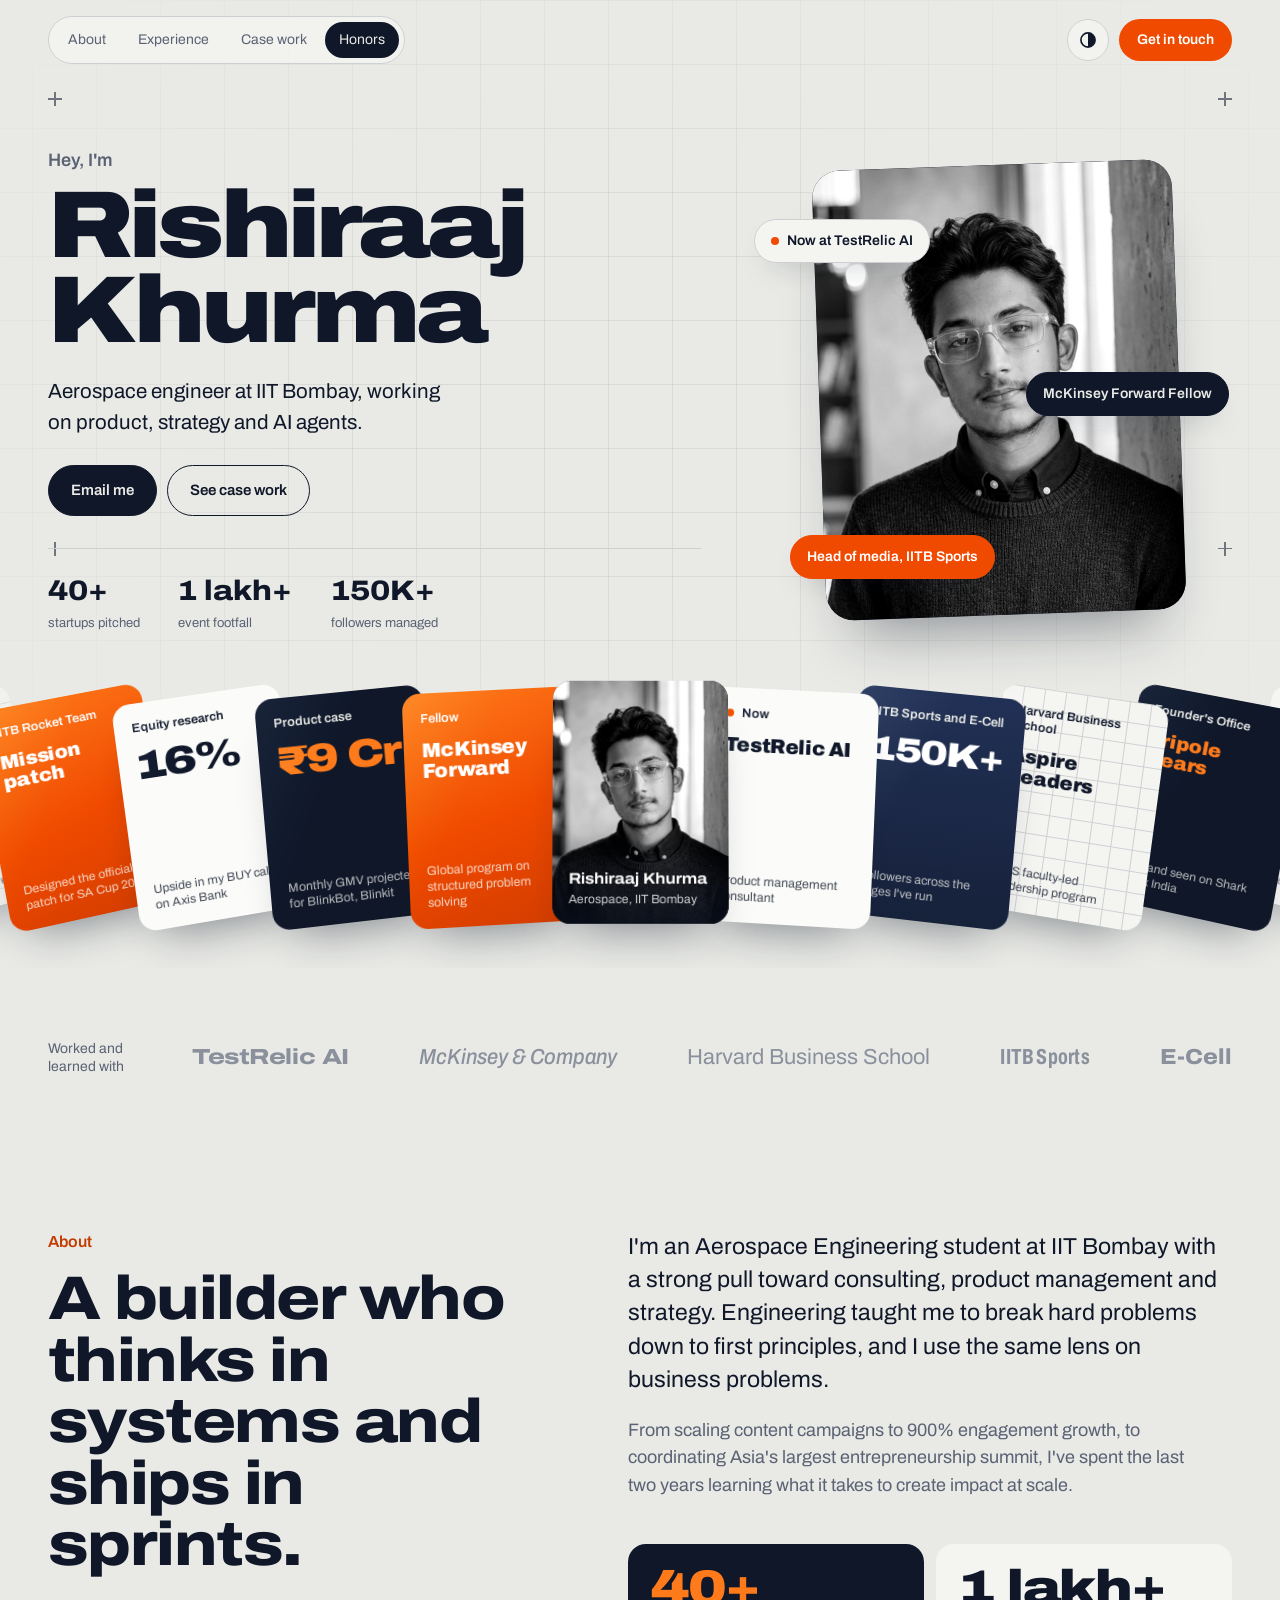
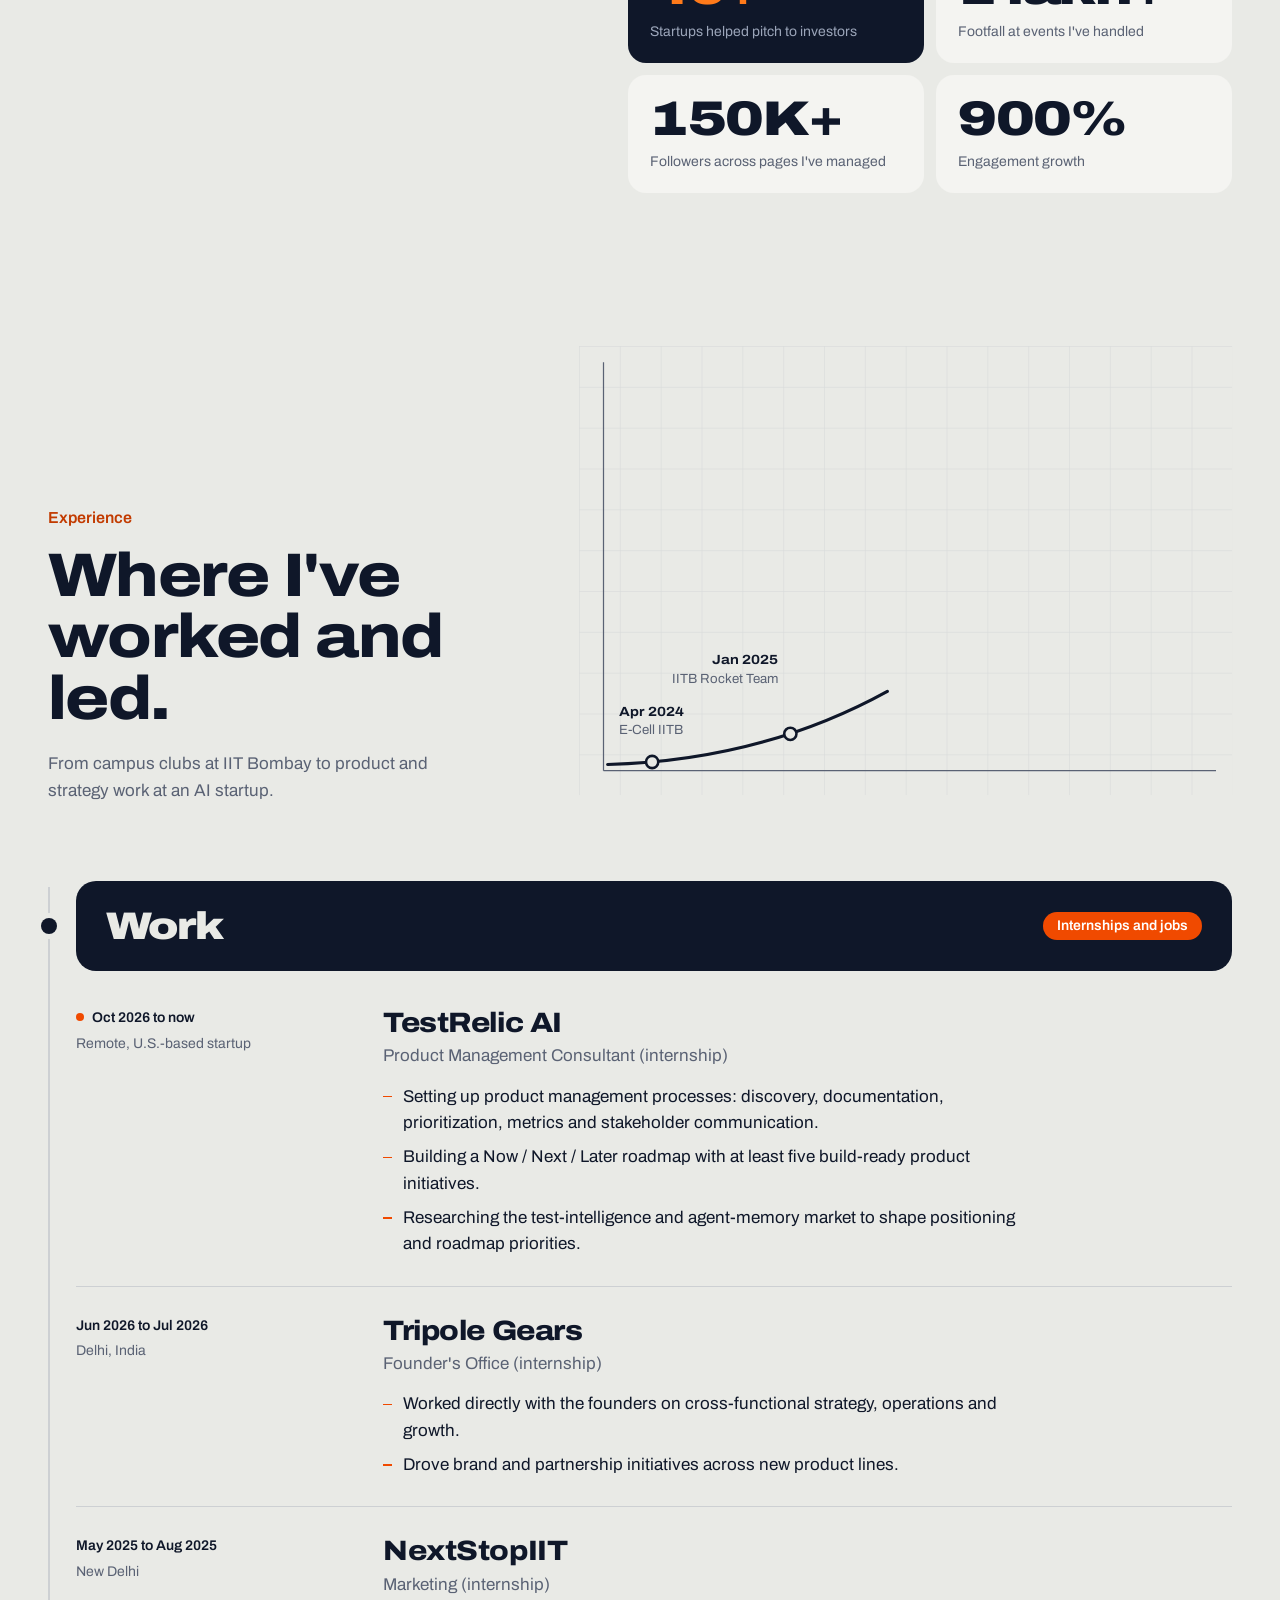
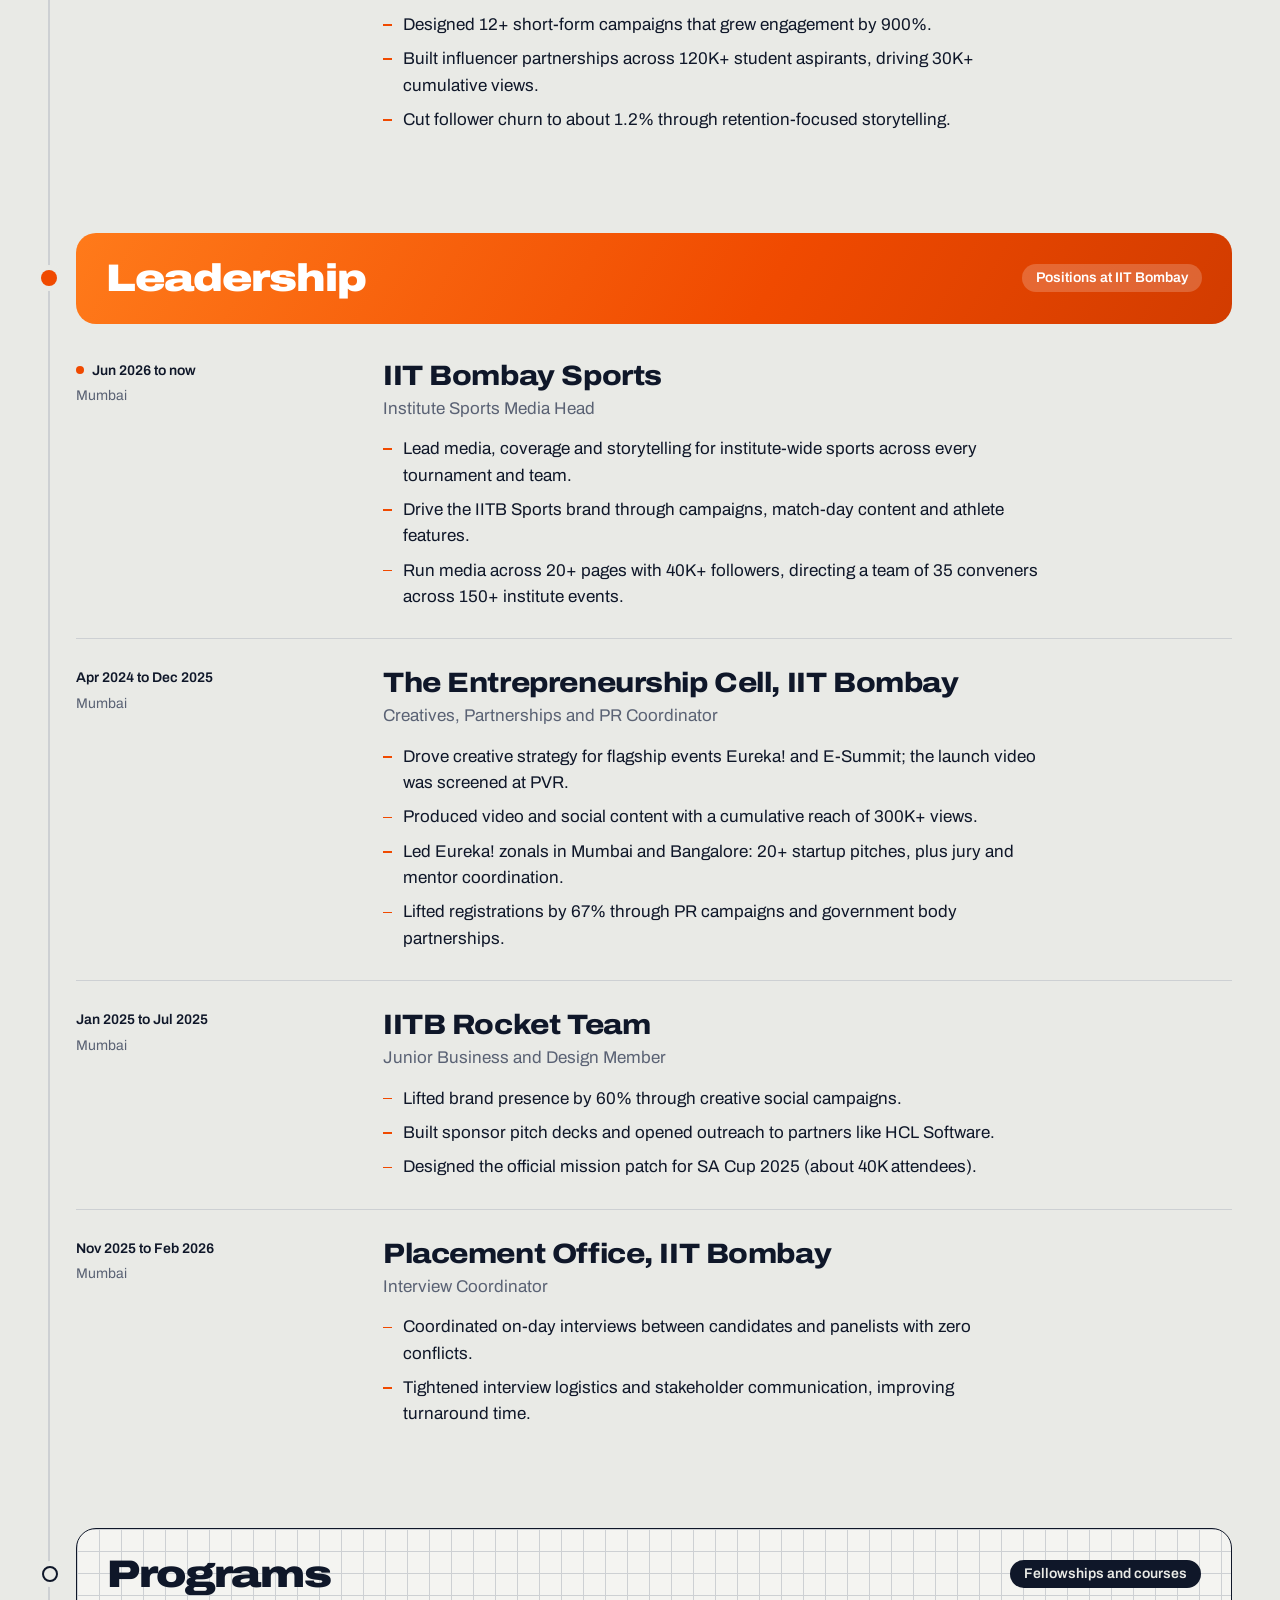
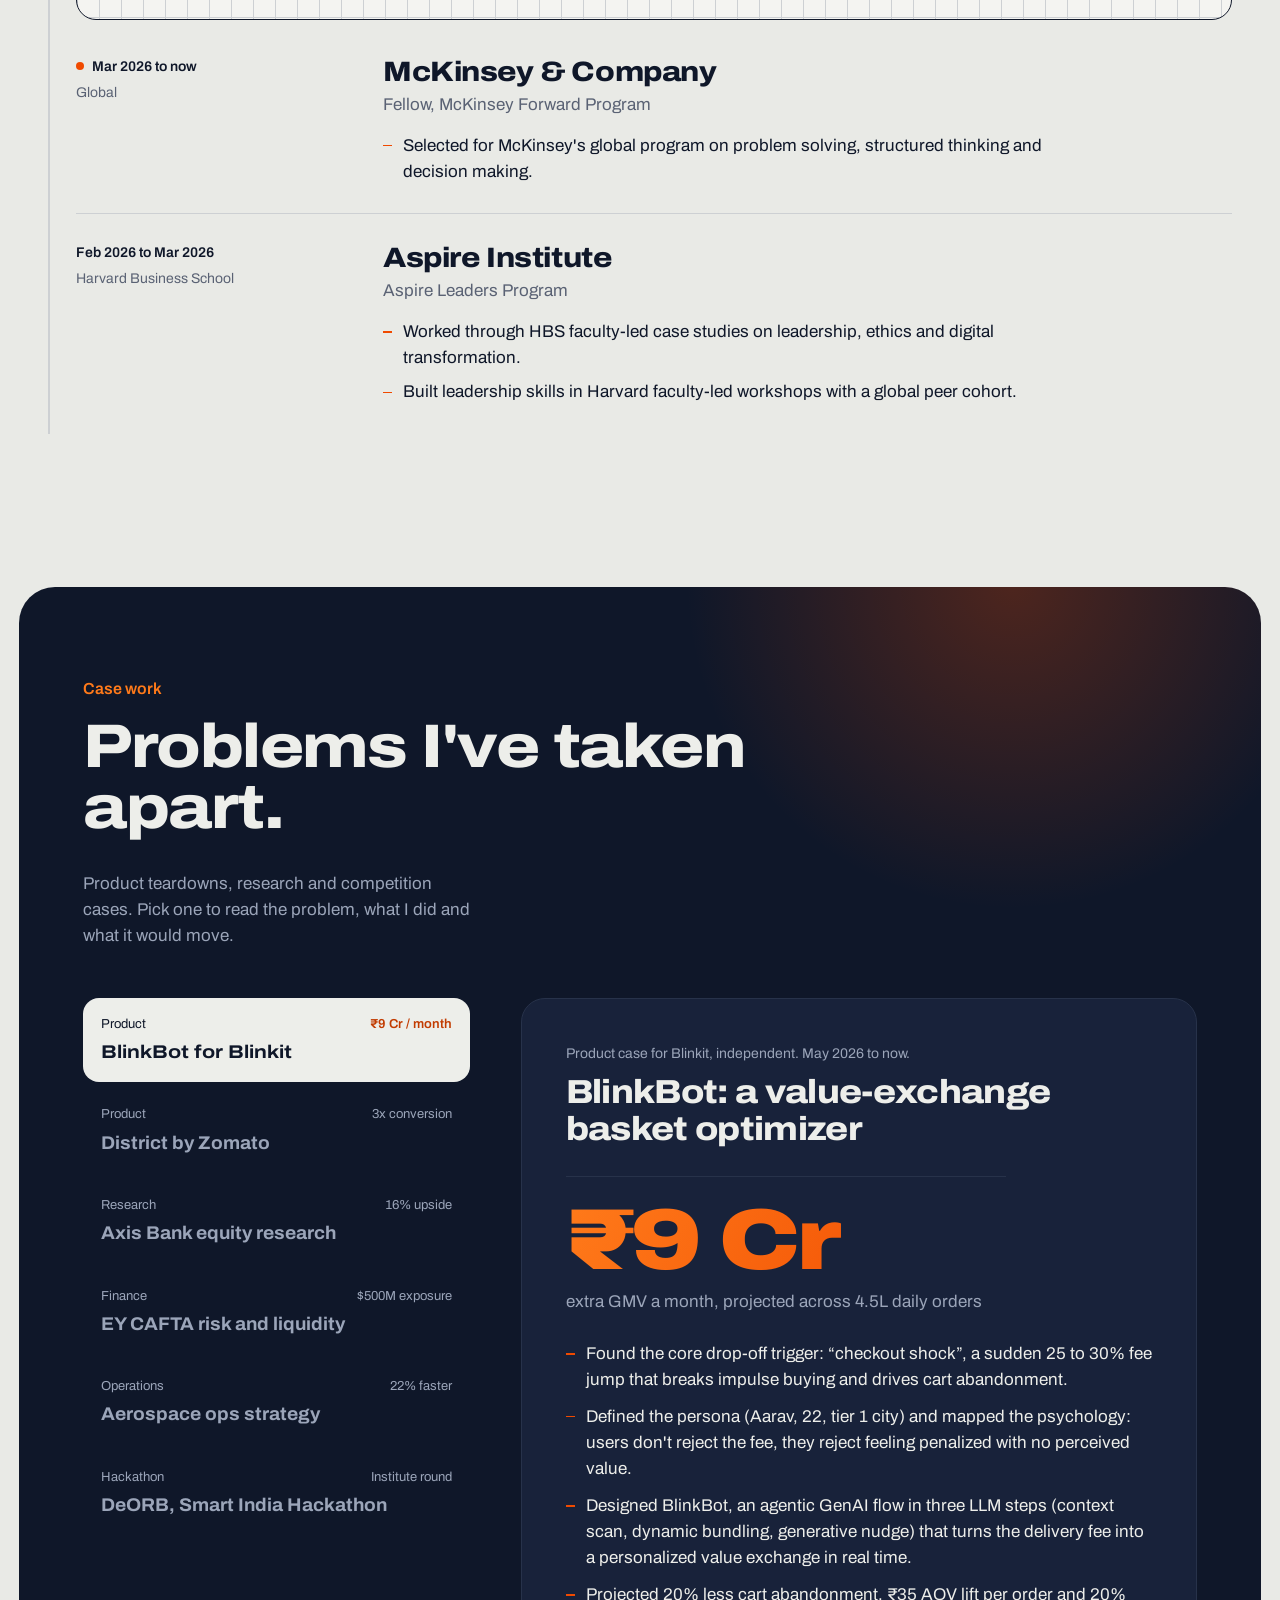
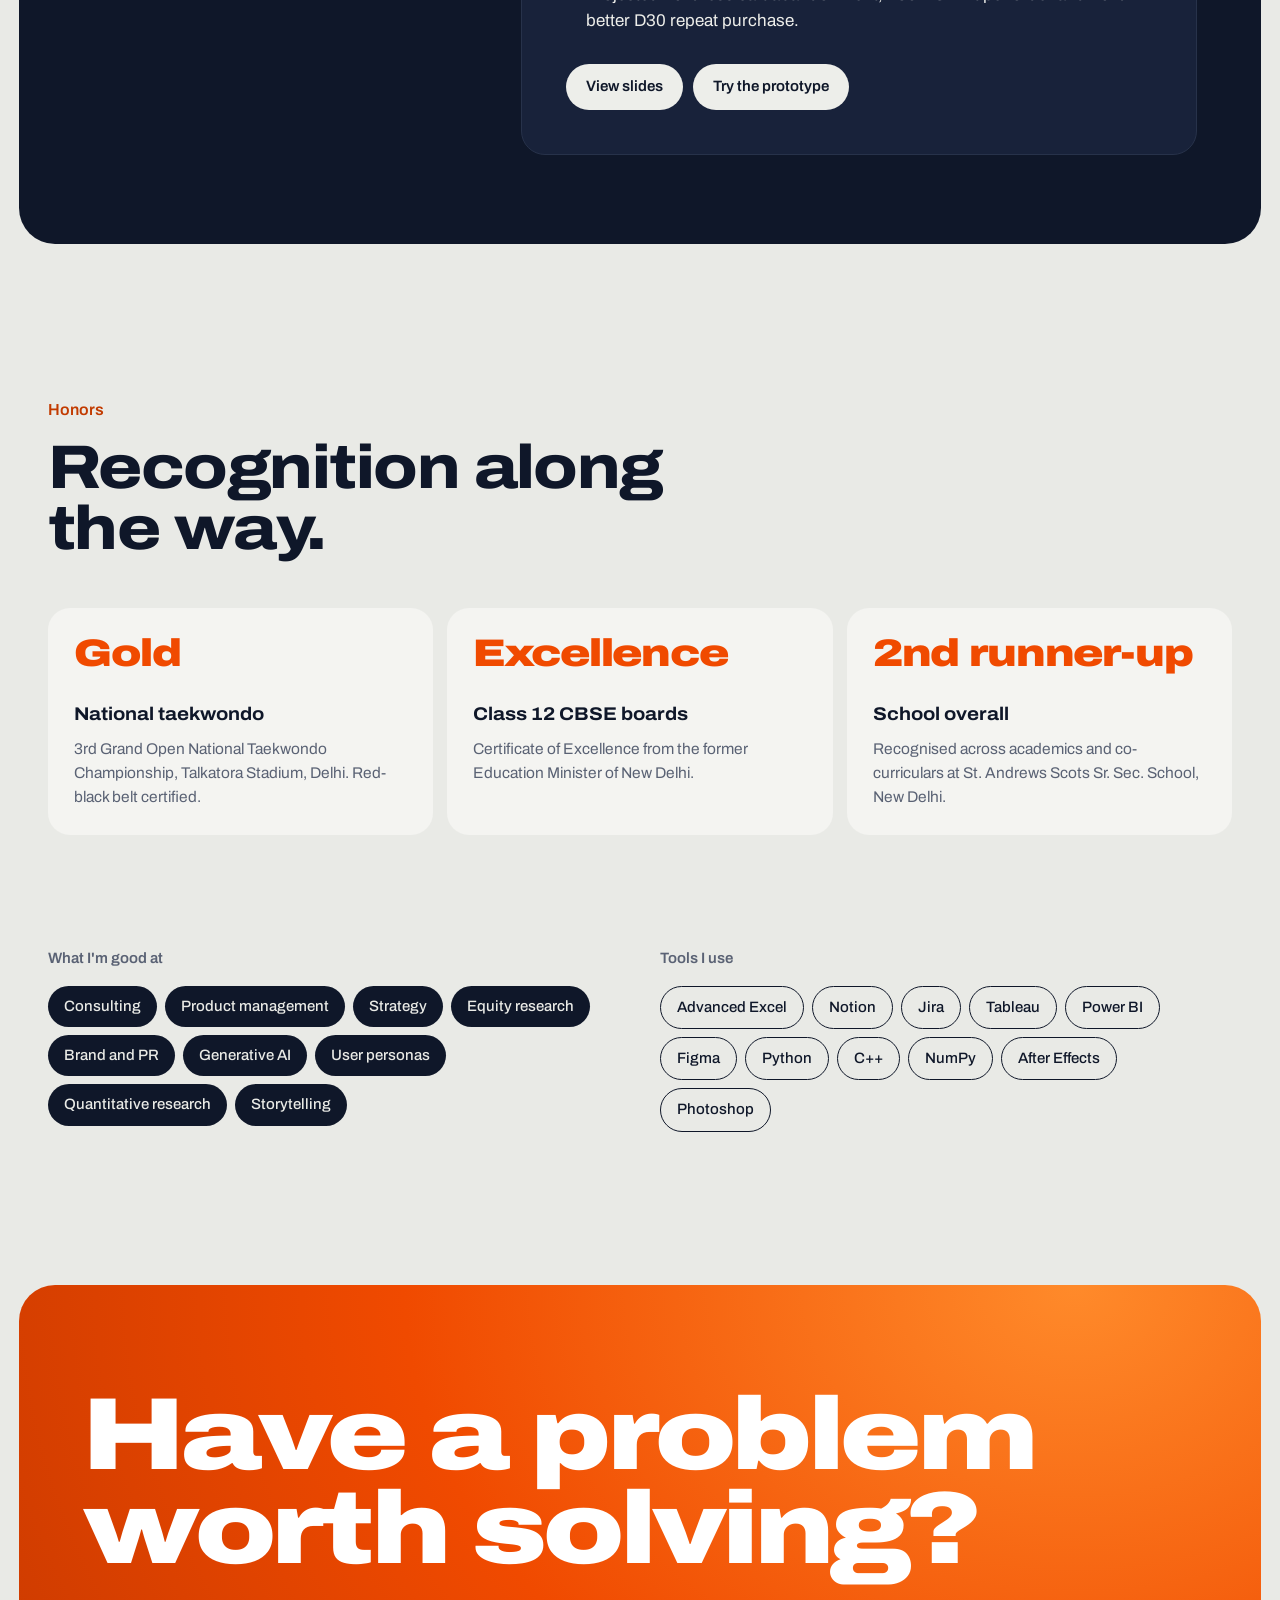
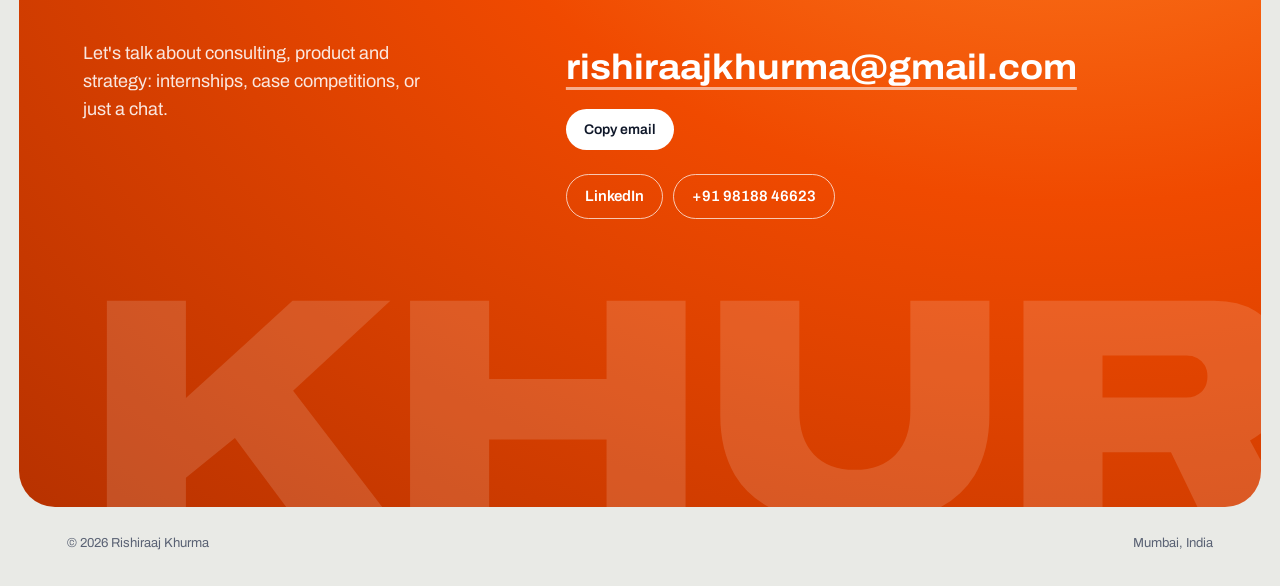
<file: concepts/2.html>
<!doctype html>
<html lang="en">
<head>
  <meta charset="utf-8">
  <meta name="viewport" content="width=device-width, initial-scale=1">
  <title>Concept 2: Portrait split</title>
  <meta name="description" content="Aerospace Engineering at IIT Bombay. Product management, strategy and AI agents. Product Management Consultant at TestRelic AI, McKinsey Forward Fellow.">
  <meta name="author" content="Rishiraaj Khurma">
  <meta name="theme-color" content="#E9EAE6">

  <meta property="og:type" content="website">
  <meta property="og:title" content="Rishiraaj Khurma">
  <meta property="og:description" content="IIT Bombay Aerospace. Product, strategy and AI agents.">
  <meta property="og:image" content="/assets/og.png">
  <meta name="twitter:card" content="summary_large_image">

  <link rel="icon" href="/assets/favicon.svg" type="image/svg+xml">
  <link rel="preconnect" href="https://fonts.googleapis.com">
  <link rel="preconnect" href="https://fonts.gstatic.com" crossorigin>
  <link href="https://fonts.googleapis.com/css2?family=Archivo:ital,wdth,wght@0,62..125,300..900;1,62..125,300..900&display=swap" rel="stylesheet">
  <link rel="stylesheet" href="/assets/styles.css">
  <script>
    (function () {
      var d = document.documentElement, t = null;
      d.classList.add('js');
      try { t = localStorage.getItem('theme'); } catch (e) {}
      if (t !== 'light' && t !== 'dark') t = matchMedia('(prefers-color-scheme: dark)').matches ? 'dark' : 'light';
      d.setAttribute('data-theme', t);
    })();
  </script>
<style>
.hero__block, .hero__name { display: none; }
.cx { position: relative; z-index: 2; width: 100%; max-width: var(--max); margin: 0 auto; padding-top: clamp(24px, 4vw, 56px); }
.cx-actions { display: flex; flex-wrap: wrap; gap: 10px; }
.cx img { display: block; width: 100%; height: 100%; object-fit: cover; }
.js .cx-in { opacity: 0; transform: translateY(14px); animation: cxIn .9s var(--ease) forwards; }
@keyframes cxIn { to { opacity: 1; transform: none; } }

.c2 { display: grid; grid-template-columns: minmax(0, 7fr) minmax(0, 5fr); gap: clamp(28px, 5vw, 80px); align-items: center; }
.c2-hey { font-size: 18px; font-weight: 600; color: var(--muted); }
.c2-name { font-size: clamp(3rem, 7.4vw, 6.6rem); line-height: .9; font-weight: 900; letter-spacing: -0.04em; font-variation-settings: "wdth" 118; margin: 8px 0 22px; }
.c2-lede { font-size: clamp(1.1rem, 1.6vw, 1.35rem); max-width: 34ch; margin-bottom: 26px; }
.c2-stats { display: flex; gap: clamp(18px, 3vw, 40px); margin-top: 32px; padding-top: 20px; border-top: 1px solid var(--rule); }
.c2-stats div { display: flex; flex-direction: column; }
.c2-stats dd { order: -1; margin: 0; font-size: clamp(1.4rem, 2.2vw, 1.9rem); font-weight: 800; font-variation-settings: "wdth" 115; }
.c2-stats dt { font-size: 13px; color: var(--muted); }
.c2-pic { position: relative; justify-self: center; width: min(100%, 360px); }
.c2-frame { aspect-ratio: 4 / 5; border-radius: 28px; overflow: hidden; background: var(--ink); box-shadow: 0 40px 60px -30px rgba(15,23,41,.45); transform: rotate(-2deg); }
.c2-frame img { filter: grayscale(1) contrast(1.05); }
.c2-chip { position: absolute; display: inline-flex; align-items: center; padding: 10px 16px; border-radius: 999px; font-size: 14px; font-weight: 600; background: var(--paper-2); border: 1px solid var(--rule); box-shadow: 0 14px 30px -16px rgba(15,23,41,.35); white-space: nowrap; animation: float 6s ease-in-out infinite alternate; }
.c2-chip--a { left: -18%; top: 12%; }
.c2-chip--b { right: -14%; top: 46%; background: var(--ink); color: var(--paper); border-color: var(--ink); animation-delay: -2s; }
.c2-chip--c { left: -8%; bottom: 8%; background: var(--orange); color: #fff; border-color: var(--orange); animation-delay: -4s; }
@keyframes float { from { transform: translateY(0); } to { transform: translateY(-10px); } }
@media (max-width: 760px) { .c2 { grid-template-columns: 1fr; } .c2-pic { width: 220px; } .c2-chip { font-size: 12px; } }
</style>
</head>
<body>
  <a class="skip" href="#main">Skip to content</a>

  <header class="bar">
    <div class="bar__inner">
      <nav aria-label="Sections">
        <ul class="bar__nav">
          <li><a href="#about">About</a></li>
          <li><a href="#work">Experience</a></li>
          <li><a href="#cases">Case work</a></li>
          <li><a href="#honors">Honors</a></li>
        </ul>
      </nav>
      <div class="bar__end">
        <button type="button" class="theme" aria-label="Switch to dark theme" aria-pressed="false">
          <svg viewBox="0 0 24 24" aria-hidden="true">
            <circle cx="12" cy="12" r="8.5" fill="none" stroke="currentColor" stroke-width="2"/>
            <path d="M12 3.5a8.5 8.5 0 0 1 0 17z" fill="currentColor"/>
          </svg>
        </button>
        <a class="bar__cta" href="#contact">Get in touch</a>
      </div>
    </div>
    <div class="bar__progress" aria-hidden="true"><span></span></div>
  </header>

  <main id="main">

    <!-- ============ Hero ============ -->
    <section class="hero" id="top" aria-labelledby="hero-name">
      <span class="mark mark--tl" aria-hidden="true"></span>
      <span class="mark mark--tr" aria-hidden="true"></span>
      <span class="mark mark--ml" aria-hidden="true"></span>
      <span class="mark mark--mr" aria-hidden="true"></span>


      <div class="cx c2">
        <div class="c2-text">
          <p class="c2-hey cx-in">Hey, I'm</p>
          <h1 class="c2-name cx-in" id="hero-name" style="animation-delay:.08s">Rishiraaj<br>Khurma</h1>
          <p class="c2-lede cx-in" style="animation-delay:.18s">Aerospace engineer at IIT Bombay, working on product, strategy and AI agents.</p>
          <div class="cx-in" style="animation-delay:.28s"><div class="cx-actions">
          <a class="btn btn--solid" href="mailto:rishiraajkhurma@gmail.com">Email me</a>
          <a class="btn" href="#cases">See case work</a>
        </div></div>
          <dl class="c2-stats cx-in" style="animation-delay:.38s">
            <div><dd>40+</dd><dt>startups pitched</dt></div>
            <div><dd>1 lakh+</dd><dt>event footfall</dt></div>
            <div><dd>150K+</dd><dt>followers managed</dt></div>
          </dl>
        </div>
        <div class="c2-pic cx-in" style="animation-delay:.2s">
          <div class="c2-frame"><img src="/assets/pfp.png" alt="" onerror="this.onerror=null;this.src='https://rishiraaj-khurma-portfolio.vercel.app/pfp.png'"></div>
          <span class="c2-chip c2-chip--a"><span class="dot"></span>Now at TestRelic AI</span>
          <span class="c2-chip c2-chip--b">McKinsey Forward Fellow</span>
          <span class="c2-chip c2-chip--c">Head of media, IITB Sports</span>
        </div>
      </div>

      <!-- 3D card deck -->
      <div class="deck" aria-label="Highlights">
        <div class="deck__rig">
          <a class="card card--navy" href="#work" style="--i:-6;--a:6">
            <span class="card__kick">Leadership</span>
            <span class="card__big">40+</span>
            <span class="card__foot">Startups I helped pitch to investors at E-Cell</span>
          </a>
          <a class="card card--paper" href="#cases" data-case="ey" style="--i:-5;--a:5">
            <span class="card__kick">EY CAFTA finalist</span>
            <span class="card__big">$500M</span>
            <span class="card__foot">Currency risk plan for an unhedged exposure</span>
          </a>
          <a class="card card--orange" href="#work" style="--i:-4;--a:4">
            <span class="card__kick">IITB Rocket Team</span>
            <span class="card__big card__big--word">Mission patch</span>
            <span class="card__foot">Designed the official patch for SA Cup 2025</span>
          </a>
          <a class="card card--white" href="#cases" data-case="axis" style="--i:-3;--a:3">
            <span class="card__kick">Equity research</span>
            <span class="card__big">16%</span>
            <span class="card__foot">Upside in my BUY call on Axis Bank</span>
          </a>
          <a class="card card--ink" href="#cases" data-case="blinkbot" style="--i:-2;--a:2">
            <span class="card__kick">Product case</span>
            <span class="card__big">₹9 Cr</span>
            <span class="card__foot">Monthly GMV projected for BlinkBot, Blinkit</span>
          </a>
          <a class="card card--orange" href="#work" style="--i:-1;--a:1">
            <span class="card__kick">Fellow</span>
            <span class="card__big card__big--word">McKinsey Forward</span>
            <span class="card__foot">Global program on structured problem solving</span>
          </a>
          <a class="card card--photo" href="#about" style="--i:0;--a:0">
            <img src="/assets/pfp.png" alt="Rishiraaj Khurma" width="480" height="600"
                 onerror="this.onerror=null;this.src='https://rishiraaj-khurma-portfolio.vercel.app/pfp.png'">
            <span class="card__foot">Rishiraaj Khurma<small>Aerospace, IIT Bombay</small></span>
          </a>
          <a class="card card--white" href="#work" style="--i:1;--a:1">
            <span class="card__kick"><span class="dot" aria-hidden="true"></span>Now</span>
            <span class="card__big card__big--word">TestRelic AI</span>
            <span class="card__foot">Product management consultant</span>
          </a>
          <a class="card card--navy" href="#work" style="--i:2;--a:2">
            <span class="card__kick">IITB Sports and E-Cell</span>
            <span class="card__big">150K+</span>
            <span class="card__foot">Followers across the pages I've run</span>
          </a>
          <a class="card card--paper" href="#work" style="--i:3;--a:3">
            <span class="card__kick">Harvard Business School</span>
            <span class="card__big card__big--word">Aspire Leaders</span>
            <span class="card__foot">HBS faculty-led leadership program</span>
          </a>
          <a class="card card--ink" href="#work" style="--i:4;--a:4">
            <span class="card__kick">Founder's Office</span>
            <span class="card__big card__big--word">Tripole Gears</span>
            <span class="card__foot">A brand seen on Shark Tank India</span>
          </a>
          <a class="card card--white" href="#about" style="--i:5;--a:5">
            <span class="card__kick">Events</span>
            <span class="card__big">1 lakh+</span>
            <span class="card__foot">Footfall at events I've handled</span>
          </a>
        </div>
      </div>
    </section>

    <!-- ============ Logos strip ============ -->
    <section class="orgs" aria-label="Organisations">
      <p class="orgs__label">Worked and learned with</p>
      <ul class="orgs__list">
        <li class="org org--a">TestRelic AI</li>
        <li class="org org--b">McKinsey &amp; Company</li>
        <li class="org org--e">Harvard Business School</li>
        <li class="org org--d">IITB Sports</li>
        <li class="org org--f">E-Cell</li>
      </ul>
    </section>

    <!-- ============ About ============ -->
    <section class="about section" id="about" aria-labelledby="about-h">
      <div class="about__left">
        <p class="kicker">About</p>
        <h2 id="about-h" class="h2">A builder who thinks in systems and ships in sprints.</h2>
      </div>
      <div class="about__right">
        <p class="about__lead">I'm an Aerospace Engineering student at IIT Bombay with a strong pull toward consulting, product management and strategy. Engineering taught me to break hard problems down to first principles, and I use the same lens on business problems.</p>
        <p>From scaling content campaigns to 900% engagement growth, to coordinating Asia's largest entrepreneurship summit, I've spent the last two years learning what it takes to create impact at scale.</p>
        <dl class="figures">
          <div><dt>Startups helped pitch to investors</dt><dd data-count="40" data-suffix="+">40+</dd></div>
          <div><dt>Footfall at events I've handled</dt><dd data-count="1" data-suffix=" lakh+">1 lakh+</dd></div>
          <div><dt>Followers across pages I've managed</dt><dd data-count="150" data-suffix="K+">150K+</dd></div>
          <div><dt>Engagement growth</dt><dd data-count="900" data-suffix="%">900%</dd></div>
        </dl>
      </div>
    </section>

    <!-- ============ Experience ============ -->
    <section class="work section" id="work" aria-labelledby="work-h">
      <div class="work__head">
        <div>
          <p class="kicker">Experience</p>
          <h2 id="work-h" class="h2">Where I've worked and led.</h2>
          <p class="work__intro">From campus clubs at IIT Bombay to product and strategy work at an AI startup.</p>
        </div>
        <figure class="flight" aria-label="Career path from 2024 to now, with what comes next">
          <svg class="flight__svg" viewBox="0 0 640 440" role="img" aria-hidden="true">
            <defs>
              <pattern id="grid" width="40" height="40" patternUnits="userSpaceOnUse">
                <path d="M40 0H0V40" fill="none" class="flight__grid"/>
              </pattern>
            </defs>
            <rect class="flight__gridrect" x="0" y="0" width="640" height="440" fill="url(#grid)"/>
            <line x1="24" y1="416" x2="624" y2="416" class="flight__axis"/>
            <line x1="24" y1="416" x2="24" y2="16" class="flight__axis"/>
            <path class="flight__ahead" d=""/>
            <path class="flight__path" d="M28 410 C 250 404, 430 300, 612 28"/>
            <g class="flight__points"></g>
          </svg>
        </figure>
      </div>

      <div class="work__groups">
        <div class="track" aria-hidden="true"><span class="track__fill"></span></div>

        <div class="group group--work">
          <h3 class="group__title">Work<span>Internships and jobs</span></h3>

          <article class="role role--current">
            <p class="role__when"><time>Oct 2026</time> to now<span>Remote, U.S.-based startup</span></p>
            <div class="role__body">
              <h4 class="role__org">TestRelic AI</h4>
              <p class="role__title">Product Management Consultant (internship)</p>
              <ul>
                <li>Setting up product management processes: discovery, documentation, prioritization, metrics and stakeholder communication.</li>
                <li>Building a Now / Next / Later roadmap with at least five build-ready product initiatives.</li>
                <li>Researching the test-intelligence and agent-memory market to shape positioning and roadmap priorities.</li>
              </ul>
            </div>
          </article>

          <article class="role">
            <p class="role__when"><time>Jun 2026</time> to <time>Jul 2026</time><span>Delhi, India</span></p>
            <div class="role__body">
              <h4 class="role__org">Tripole Gears</h4>
              <p class="role__title">Founder's Office (internship)</p>
              <ul>
                <li>Worked directly with the founders on cross-functional strategy, operations and growth.</li>
                <li>Drove brand and partnership initiatives across new product lines.</li>
              </ul>
            </div>
          </article>

          <article class="role">
            <p class="role__when"><time>May 2025</time> to <time>Aug 2025</time><span>New Delhi</span></p>
            <div class="role__body">
              <h4 class="role__org">NextStopIIT</h4>
              <p class="role__title">Marketing (internship)</p>
              <ul>
                <li>Designed 12+ short-form campaigns that grew engagement by 900%.</li>
                <li>Built influencer partnerships across 120K+ student aspirants, driving 30K+ cumulative views.</li>
                <li>Cut follower churn to about 1.2% through retention-focused storytelling.</li>
              </ul>
            </div>
          </article>
        </div>

        <div class="group group--lead">
          <h3 class="group__title">Leadership<span>Positions at IIT Bombay</span></h3>

          <article class="role role--current">
            <p class="role__when"><time>Jun 2026</time> to now<span>Mumbai</span></p>
            <div class="role__body">
              <h4 class="role__org">IIT Bombay Sports</h4>
              <p class="role__title">Institute Sports Media Head</p>
              <ul>
                <li>Lead media, coverage and storytelling for institute-wide sports across every tournament and team.</li>
                <li>Drive the IITB Sports brand through campaigns, match-day content and athlete features.</li>
                <li>Run media across 20+ pages with 40K+ followers, directing a team of 35 conveners across 150+ institute events.</li>
              </ul>
            </div>
          </article>

          <article class="role">
            <p class="role__when"><time>Apr 2024</time> to <time>Dec 2025</time><span>Mumbai</span></p>
            <div class="role__body">
              <h4 class="role__org">The Entrepreneurship Cell, IIT Bombay</h4>
              <p class="role__title">Creatives, Partnerships and PR Coordinator</p>
              <ul>
                <li>Drove creative strategy for flagship events Eureka! and E-Summit; the launch video was screened at PVR.</li>
                <li>Produced video and social content with a cumulative reach of 300K+ views.</li>
                <li>Led Eureka! zonals in Mumbai and Bangalore: 20+ startup pitches, plus jury and mentor coordination.</li>
                <li>Lifted registrations by 67% through PR campaigns and government body partnerships.</li>
              </ul>
            </div>
          </article>

          <article class="role">
            <p class="role__when"><time>Jan 2025</time> to <time>Jul 2025</time><span>Mumbai</span></p>
            <div class="role__body">
              <h4 class="role__org">IITB Rocket Team</h4>
              <p class="role__title">Junior Business and Design Member</p>
              <ul>
                <li>Lifted brand presence by 60% through creative social campaigns.</li>
                <li>Built sponsor pitch decks and opened outreach to partners like HCL Software.</li>
                <li>Designed the official mission patch for SA Cup 2025 (about 40K attendees).</li>
              </ul>
            </div>
          </article>

          <article class="role">
            <p class="role__when"><time>Nov 2025</time> to <time>Feb 2026</time><span>Mumbai</span></p>
            <div class="role__body">
              <h4 class="role__org">Placement Office, IIT Bombay</h4>
              <p class="role__title">Interview Coordinator</p>
              <ul>
                <li>Coordinated on-day interviews between candidates and panelists with zero conflicts.</li>
                <li>Tightened interview logistics and stakeholder communication, improving turnaround time.</li>
              </ul>
            </div>
          </article>
        </div>

        <div class="group group--prog">
          <h3 class="group__title">Programs<span>Fellowships and courses</span></h3>

          <article class="role role--current">
            <p class="role__when"><time>Mar 2026</time> to now<span>Global</span></p>
            <div class="role__body">
              <h4 class="role__org">McKinsey &amp; Company</h4>
              <p class="role__title">Fellow, McKinsey Forward Program</p>
              <ul>
                <li>Selected for McKinsey's global program on problem solving, structured thinking and decision making.</li>
              </ul>
            </div>
          </article>

          <article class="role">
            <p class="role__when"><time>Feb 2026</time> to <time>Mar 2026</time><span>Harvard Business School</span></p>
            <div class="role__body">
              <h4 class="role__org">Aspire Institute</h4>
              <p class="role__title">Aspire Leaders Program</p>
              <ul>
                <li>Worked through HBS faculty-led case studies on leadership, ethics and digital transformation.</li>
                <li>Built leadership skills in Harvard faculty-led workshops with a global peer cohort.</li>
              </ul>
            </div>
          </article>
        </div>
      </div>
    </section>

    <!-- ============ Case work (dark panel) ============ -->
    <section class="cases" id="cases" aria-labelledby="cases-h">
      <div class="cases__panel">
        <div class="cases__head">
          <div>
            <p class="kicker kicker--light">Case work</p>
            <h2 id="cases-h" class="h2">Problems I've taken apart.</h2>
          </div>
          <p class="cases__intro">Product teardowns, research and competition cases. Pick one to read the problem, what I did and what it would move.</p>
        </div>

        <div class="cases__layout">
          <div class="cases__index" role="tablist" aria-label="Cases" aria-orientation="vertical">
            <button class="case-tab" role="tab" id="t-blinkbot" aria-controls="p-blinkbot" aria-selected="true">
              <span class="case-tab__kind">Product</span>
              <span class="case-tab__title">BlinkBot for Blinkit</span>
              <span class="case-tab__fig">₹9 Cr / month</span>
            </button>
            <button class="case-tab" role="tab" id="t-district" aria-controls="p-district" aria-selected="false" tabindex="-1">
              <span class="case-tab__kind">Product</span>
              <span class="case-tab__title">District by Zomato</span>
              <span class="case-tab__fig">3x conversion</span>
            </button>
            <button class="case-tab" role="tab" id="t-axis" aria-controls="p-axis" aria-selected="false" tabindex="-1">
              <span class="case-tab__kind">Research</span>
              <span class="case-tab__title">Axis Bank equity research</span>
              <span class="case-tab__fig">16% upside</span>
            </button>
            <button class="case-tab" role="tab" id="t-ey" aria-controls="p-ey" aria-selected="false" tabindex="-1">
              <span class="case-tab__kind">Finance</span>
              <span class="case-tab__title">EY CAFTA risk and liquidity</span>
              <span class="case-tab__fig">$500M exposure</span>
            </button>
            <button class="case-tab" role="tab" id="t-aero" aria-controls="p-aero" aria-selected="false" tabindex="-1">
              <span class="case-tab__kind">Operations</span>
              <span class="case-tab__title">Aerospace ops strategy</span>
              <span class="case-tab__fig">22% faster</span>
            </button>
            <button class="case-tab" role="tab" id="t-deorb" aria-controls="p-deorb" aria-selected="false" tabindex="-1">
              <span class="case-tab__kind">Hackathon</span>
              <span class="case-tab__title">DeORB, Smart India Hackathon</span>
              <span class="case-tab__fig">Institute round</span>
            </button>
          </div>

          <div class="cases__panels">
            <article class="case" role="tabpanel" id="p-blinkbot" aria-labelledby="t-blinkbot" tabindex="0">
              <p class="case__meta">Product case for Blinkit, independent. <time>May 2026</time> to now.</p>
              <h3 class="case__title">BlinkBot: a value-exchange basket optimizer</h3>
              <p class="case__big"><span>₹9 Cr</span> extra GMV a month, projected across 4.5L daily orders</p>
              <ul>
                <li>Found the core drop-off trigger: “checkout shock”, a sudden 25 to 30% fee jump that breaks impulse buying and drives cart abandonment.</li>
                <li>Defined the persona (Aarav, 22, tier 1 city) and mapped the psychology: users don't reject the fee, they reject feeling penalized with no perceived value.</li>
                <li>Designed BlinkBot, an agentic GenAI flow in three LLM steps (context scan, dynamic bundling, generative nudge) that turns the delivery fee into a personalized value exchange in real time.</li>
                <li>Projected 20% less cart abandonment, ₹35 AOV lift per order and 20% better D30 repeat purchase.</li>
              </ul>
              <p class="case__links">
                <a href="https://drive.google.com/file/d/13JqOaMulJGSCNLsYfBoL2JAouONL_U6Y/view?usp=sharing" target="_blank" rel="noopener">View slides</a>
                <a href="https://blinkbotai.lovable.app" target="_blank" rel="noopener">Try the prototype</a>
              </p>
            </article>

            <article class="case" role="tabpanel" id="p-district" aria-labelledby="t-district" tabindex="0">
              <p class="case__meta">Product case for District by Zomato, independent. <time>Jan 2025</time> to <time>Apr 2025</time>.</p>
              <h3 class="case__title">District by Zomato: product strategy</h3>
              <p class="case__big"><span>3x</span> projected conversion lift within a 2 to 5 km radius</p>
              <ul>
                <li>Segmented 105M users into behavioral cohorts and surfaced 4 friction points in India's ₹4,500 Cr events market.</li>
                <li>Benchmarked 3 competitors to build a mood-based discovery positioning for 25M Gen Z users.</li>
                <li>Proposed “Who's Near You Tonight” with group split payments.</li>
              </ul>
              <p class="case__links">
                <a href="https://drive.google.com/file/d/1SCaFkXVV465xN4ebJC2KT2j3y9N6NiCo/view?usp=sharing" target="_blank" rel="noopener">View slides</a>
              </p>
            </article>

            <article class="case" role="tabpanel" id="p-axis" aria-labelledby="t-axis" tabindex="0">
              <p class="case__meta">Finance Club, IIT Bombay. <time>Oct 2025</time> to <time>Nov 2025</time>.</p>
              <h3 class="case__title">Equity research: Axis Bank Ltd.</h3>
              <p class="case__big"><span>BUY</span> at ₹1,160 with a ₹1,350 target, 16% upside</p>
              <ul>
                <li>Analyzed 7 years of performance: ₹16.5L Cr assets, 17% ROE, 4.1% NIM, 15% capital adequacy.</li>
                <li>Benchmarked against 3 major private banks on P/E, net NPA (0.4%) and EPS growth.</li>
              </ul>
              <p class="case__links">
                <a href="https://drive.google.com/file/d/1Oq4AeHaycqKcXLXpIfnddOMw5mjNQ_Pj/view?usp=sharing" target="_blank" rel="noopener">Read the report</a>
              </p>
            </article>

            <article class="case" role="tabpanel" id="p-ey" aria-labelledby="t-ey" tabindex="0">
              <p class="case__meta">EY CAFTA Case Championship, finalist. <time>Sep 2025</time> to <time>Nov 2025</time>.</p>
              <h3 class="case__title">Financial risk and liquidity management</h3>
              <p class="case__big"><span>18%</span> fewer working-capital shortfalls in the cash model</p>
              <ul>
                <li>Built a currency risk strategy for a $500M unhedged exposure in Nigeria.</li>
                <li>Designed a cash and liquidity model forecasting $450M in export inflows.</li>
                <li>Recommended surplus-cash policies for an INR 15 to 20K Cr revenue scale at an 8 to 10% target yield.</li>
              </ul>
              <p class="case__links">
                <a href="https://drive.google.com/file/d/1MUNu1fK9w3oQ-B3bmoziqNy0Lb9kVl91/view?usp=sharing" target="_blank" rel="noopener">View slides</a>
              </p>
            </article>

            <article class="case" role="tabpanel" id="p-aero" aria-labelledby="t-aero" tabindex="0">
              <p class="case__meta">Course project, Intro to Management. <time>Jan 2025</time> to <time>Apr 2025</time>.</p>
              <h3 class="case__title">Operations strategy for a global aerospace leader</h3>
              <p class="case__big"><span>22%</span> faster delivery across 3 major defense contracts</p>
              <ul>
                <li>Designed a delivery roadmap after analyzing the supply chain and manufacturing setup.</li>
                <li>Modeled the financial impact: ₹12 Cr additional revenue over 2 years through retention.</li>
              </ul>
            </article>

            <article class="case" role="tabpanel" id="p-deorb" aria-labelledby="t-deorb" tabindex="0">
              <p class="case__meta">Smart India Hackathon 2024, Ministry of Civil Aviation. <time>Sep 2024</time> to <time>Dec 2024</time>.</p>
              <h3 class="case__title">DeORB: drone surveys for airport perimeter security</h3>
              <p class="case__big"><span>6</span> person IIT Bombay team, I led business and pitch</p>
              <ul>
                <li>Built a drone-based aerial survey solution for airport perimeter security.</li>
                <li>Cleared the institute round and presented the prototype and go-to-market to an expert panel.</li>
              </ul>
              <p class="case__links">
                <a href="https://drive.google.com/file/d/1jrsrOm20Nrbj3mEBCHLb-6gn8_rd56DR/view?usp=sharing" target="_blank" rel="noopener">View slides</a>
              </p>
            </article>
          </div>
        </div>
      </div>
    </section>

    <!-- ============ Honors + toolkit ============ -->
    <section class="honors section" id="honors" aria-labelledby="honors-h">
      <p class="kicker">Honors</p>
      <h2 id="honors-h" class="h2">Recognition along the way.</h2>
      <ul class="honors__list">
        <li>
          <span class="honors__big">Gold</span>
          <h3>National taekwondo</h3>
          <p>3rd Grand Open National Taekwondo Championship, Talkatora Stadium, Delhi. Red-black belt certified.</p>
        </li>
        <li>
          <span class="honors__big">Excellence</span>
          <h3>Class 12 CBSE boards</h3>
          <p>Certificate of Excellence from the former Education Minister of New Delhi.</p>
        </li>
        <li>
          <span class="honors__big">2nd runner-up</span>
          <h3>School overall</h3>
          <p>Recognised across academics and co-curriculars at St. Andrews Scots Sr. Sec. School, New Delhi.</p>
        </li>
      </ul>

      <div class="kit">
        <div>
          <h3 class="kit__title">What I'm good at</h3>
          <ul class="chips">
            <li>Consulting</li><li>Product management</li><li>Strategy</li><li>Equity research</li><li>Brand and PR</li><li>Generative AI</li><li>User personas</li><li>Quantitative research</li><li>Storytelling</li>
          </ul>
        </div>
        <div>
          <h3 class="kit__title">Tools I use</h3>
          <ul class="chips chips--quiet">
            <li>Advanced Excel</li><li>Notion</li><li>Jira</li><li>Tableau</li><li>Power BI</li><li>Figma</li><li>Python</li><li>C++</li><li>NumPy</li><li>After Effects</li><li>Photoshop</li>
          </ul>
        </div>
      </div>
    </section>

    <!-- ============ Contact (orange panel) ============ -->
    <section class="contact" id="contact" aria-labelledby="contact-h">
      <div class="contact__panel">
        <h2 id="contact-h" class="contact__h">Have a problem worth solving?</h2>
        <div class="contact__row">
          <p class="contact__p">Let's talk about consulting, product and strategy: internships, case competitions, or just a chat.</p>
          <div class="contact__actions">
            <div class="contact__mail">
              <a href="mailto:rishiraajkhurma@gmail.com" class="contact__email">rishiraajkhurma@gmail.com</a>
              <button type="button" class="copy" data-copy="rishiraajkhurma@gmail.com">Copy email</button>
            </div>
            <ul class="contact__links">
              <li><a href="https://www.linkedin.com/in/rishiraajkhurma" target="_blank" rel="noopener">LinkedIn</a></li>
              <li><a href="tel:+919818846623">+91 98188 46623</a></li>
            </ul>
          </div>
        </div>
        <p class="contact__giant" aria-hidden="true">Khurma</p>
      </div>
      <footer class="foot">
        <p>© 2026 Rishiraaj Khurma</p>
        <p>Mumbai, India</p>
      </footer>
    </section>
  </main>

  <script src="/assets/main.js" defer></script>
</body>
</html>
</file>
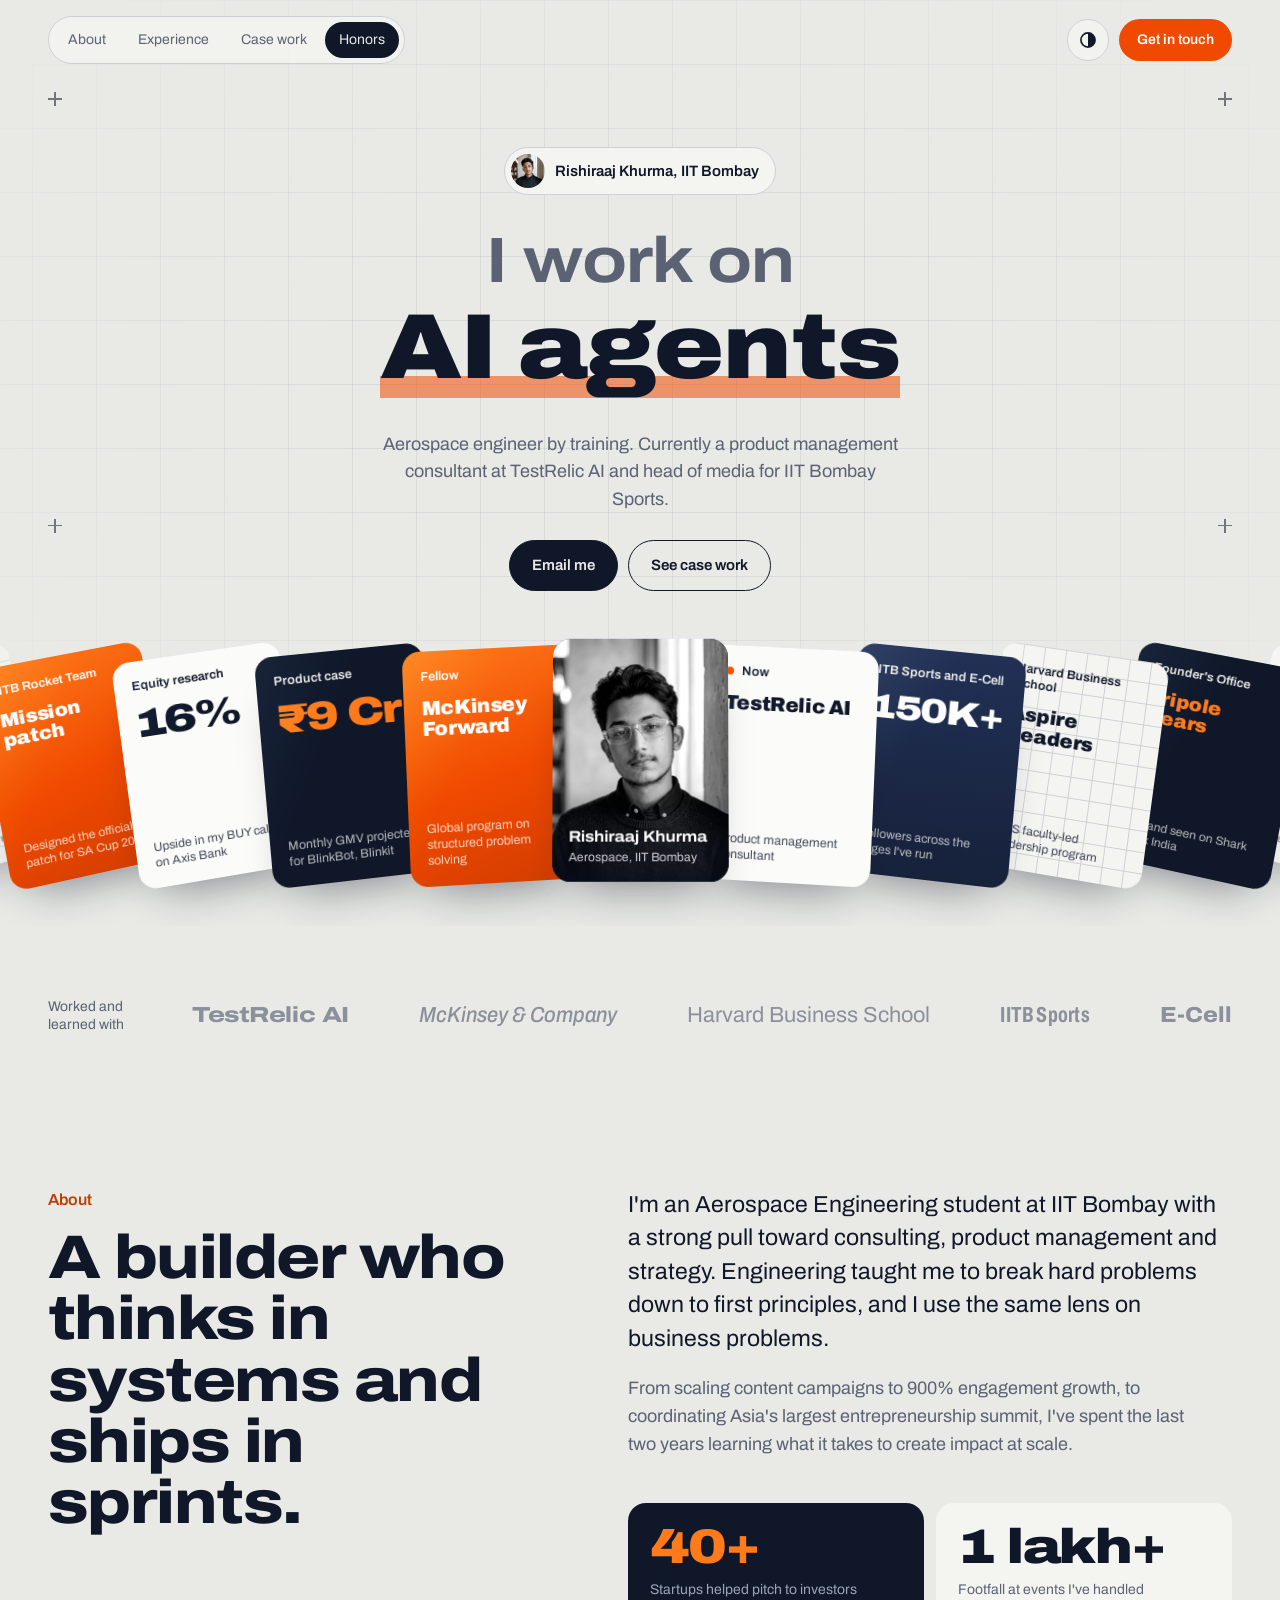
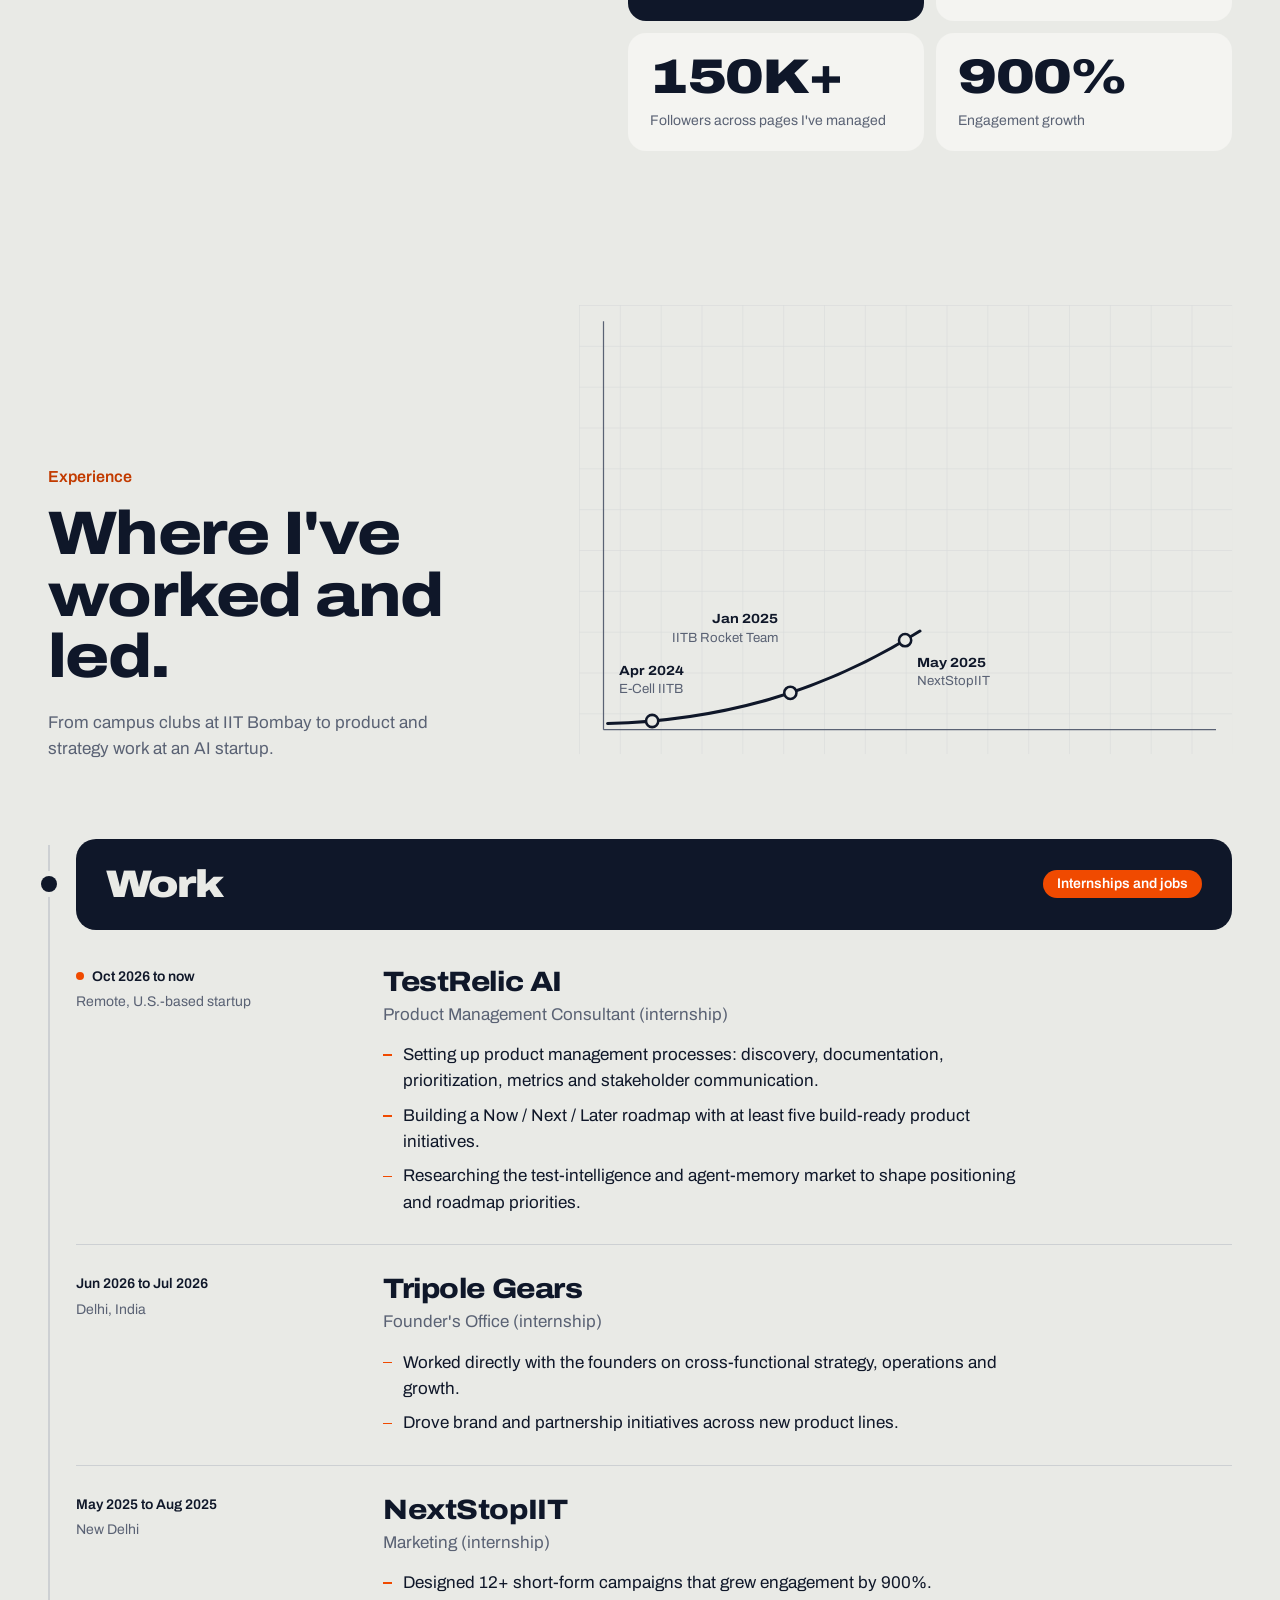
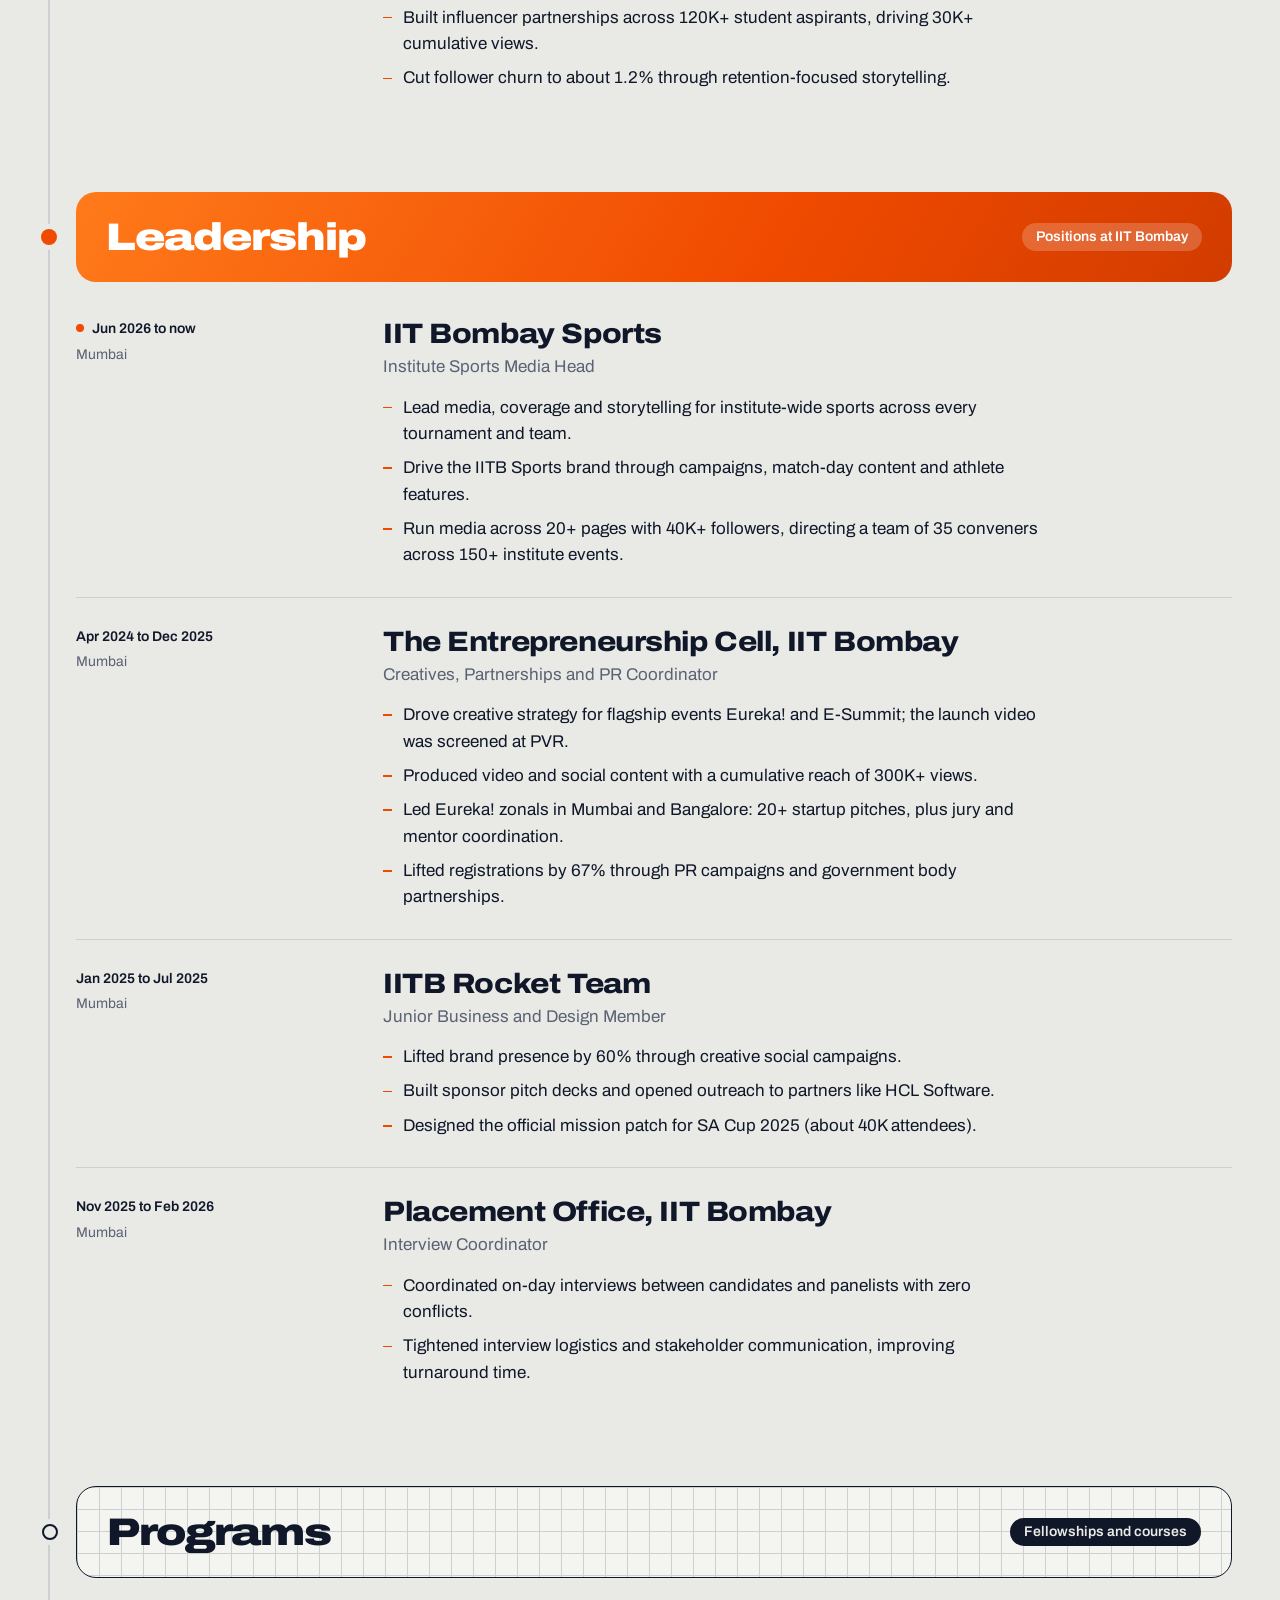
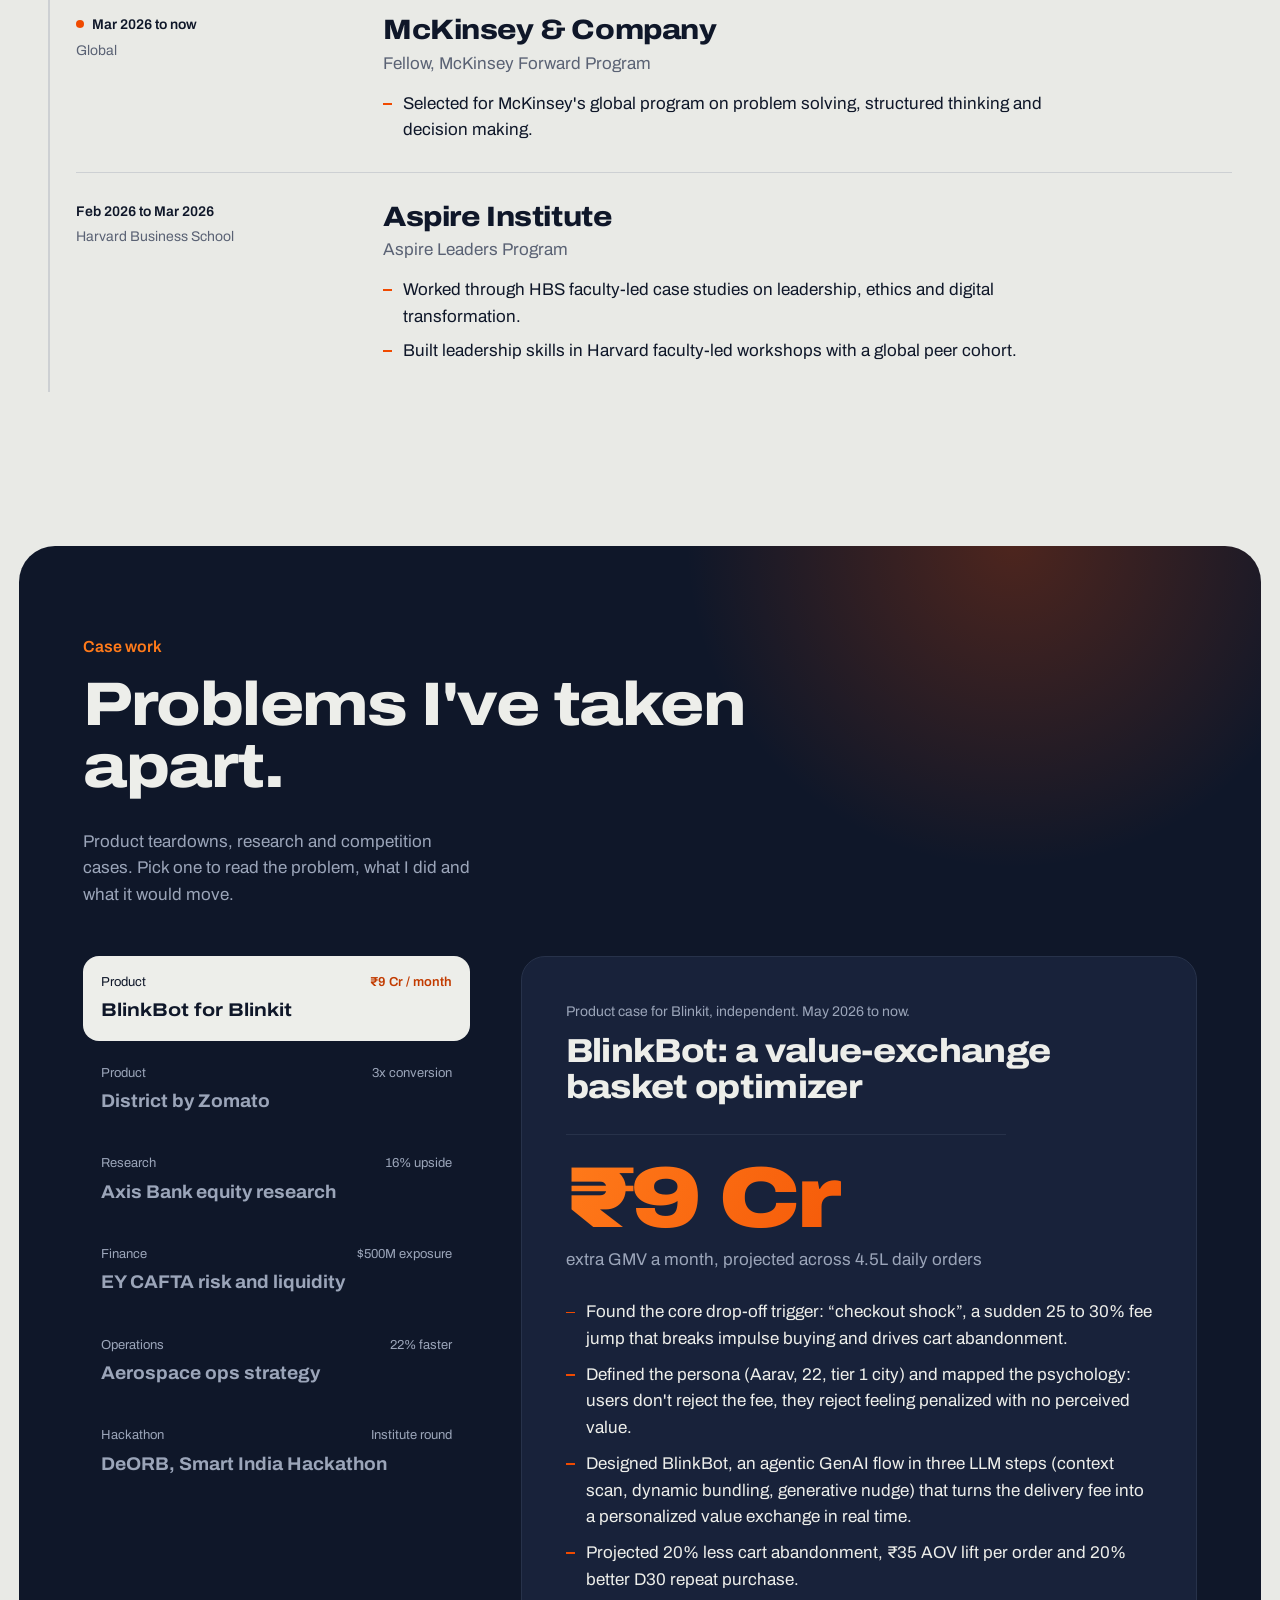
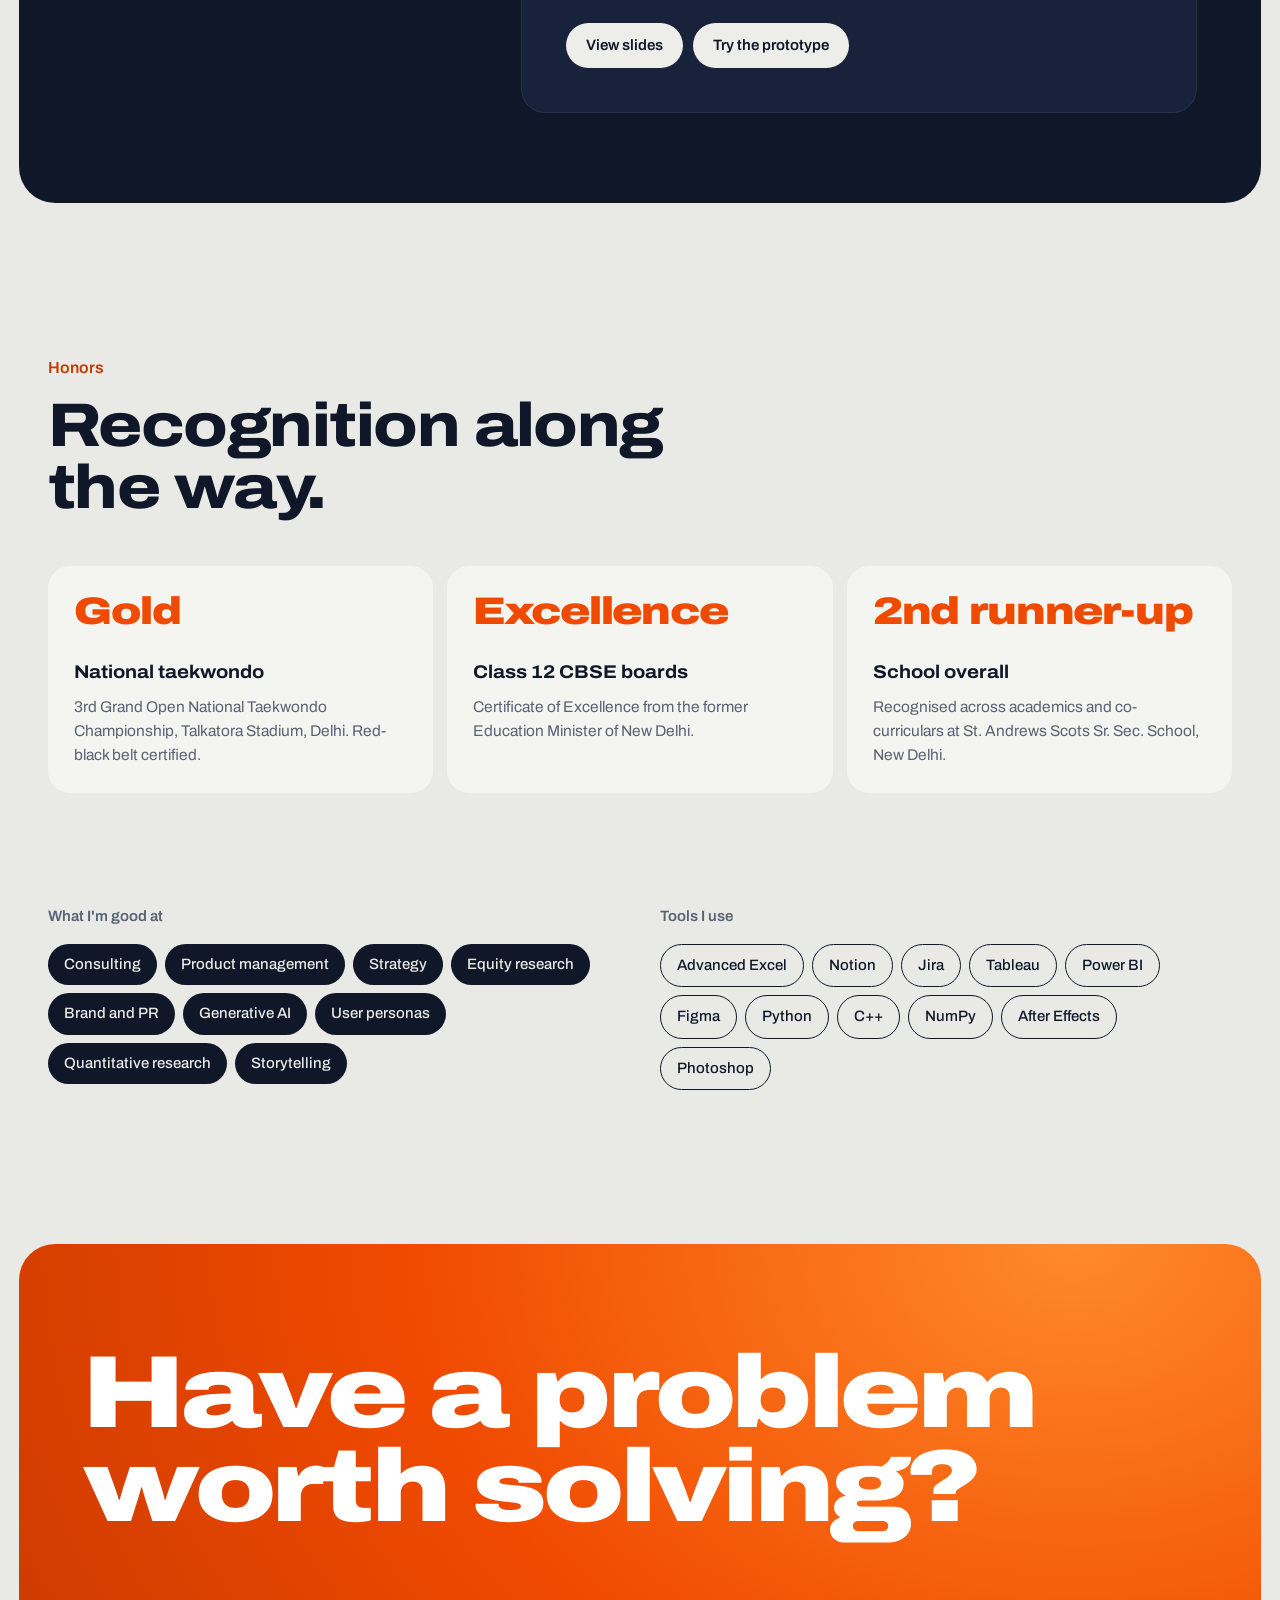
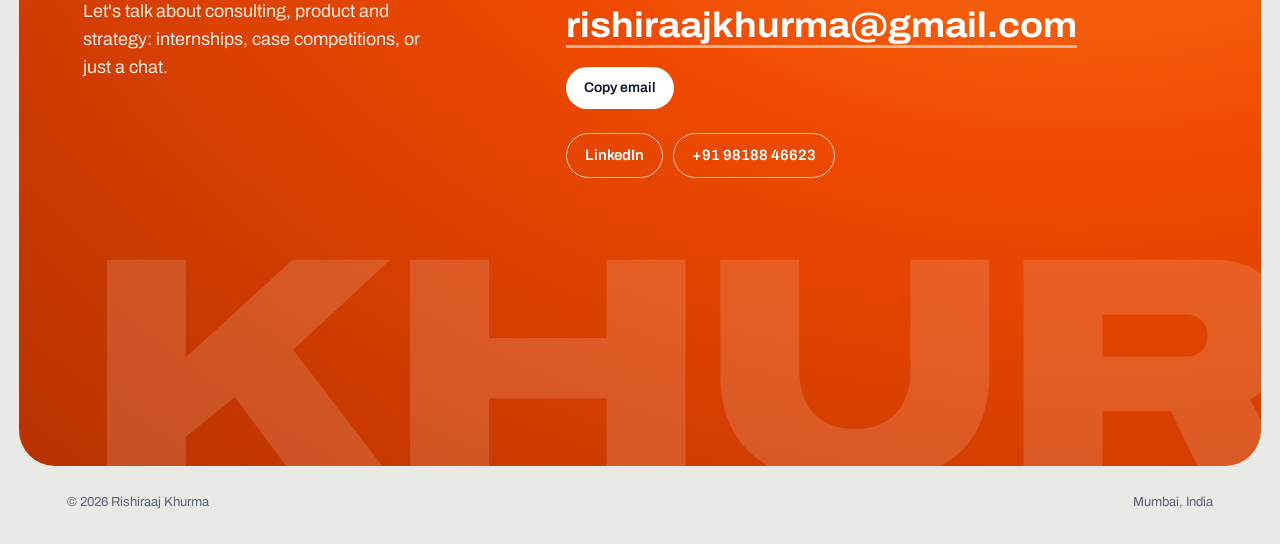
<file: concepts/3.html>
<!doctype html>
<html lang="en">
<head>
  <meta charset="utf-8">
  <meta name="viewport" content="width=device-width, initial-scale=1">
  <title>Concept 3: Rotating focus</title>
  <meta name="description" content="Aerospace Engineering at IIT Bombay. Product management, strategy and AI agents. Product Management Consultant at TestRelic AI, McKinsey Forward Fellow.">
  <meta name="author" content="Rishiraaj Khurma">
  <meta name="theme-color" content="#E9EAE6">

  <meta property="og:type" content="website">
  <meta property="og:title" content="Rishiraaj Khurma">
  <meta property="og:description" content="IIT Bombay Aerospace. Product, strategy and AI agents.">
  <meta property="og:image" content="/assets/og.png">
  <meta name="twitter:card" content="summary_large_image">

  <link rel="icon" href="/assets/favicon.svg" type="image/svg+xml">
  <link rel="preconnect" href="https://fonts.googleapis.com">
  <link rel="preconnect" href="https://fonts.gstatic.com" crossorigin>
  <link href="https://fonts.googleapis.com/css2?family=Archivo:ital,wdth,wght@0,62..125,300..900;1,62..125,300..900&display=swap" rel="stylesheet">
  <link rel="stylesheet" href="/assets/styles.css">
  <script>
    (function () {
      var d = document.documentElement, t = null;
      d.classList.add('js');
      try { t = localStorage.getItem('theme'); } catch (e) {}
      if (t !== 'light' && t !== 'dark') t = matchMedia('(prefers-color-scheme: dark)').matches ? 'dark' : 'light';
      d.setAttribute('data-theme', t);
    })();
  </script>
<style>
.hero__block, .hero__name { display: none; }
.cx { position: relative; z-index: 2; width: 100%; max-width: var(--max); margin: 0 auto; padding-top: clamp(24px, 4vw, 56px); }
.cx-actions { display: flex; flex-wrap: wrap; gap: 10px; }
.cx img { display: block; width: 100%; height: 100%; object-fit: cover; }
.js .cx-in { opacity: 0; transform: translateY(14px); animation: cxIn .9s var(--ease) forwards; }
@keyframes cxIn { to { opacity: 1; transform: none; } }

.c3 { text-align: center; display: flex; flex-direction: column; align-items: center; }
.c3-who { display: inline-flex; align-items: center; gap: 10px; padding: 6px 16px 6px 6px; border-radius: 999px; background: var(--paper-2); border: 1px solid var(--rule); font-size: 15px; font-weight: 600; }
.c3-ava { width: 34px; height: 34px; border-radius: 50%; overflow: hidden; }
.c3-h { margin-top: clamp(22px, 3vw, 36px); font-weight: 900; letter-spacing: -0.04em; line-height: .95; font-variation-settings: "wdth" 116; }
.c3-line { display: block; font-size: clamp(2.2rem, 5vw, 4.4rem); color: var(--muted); font-weight: 700; }
.c3-rot { display: block; font-size: clamp(2.8rem, 7.2vw, 6.4rem); line-height: 1.1; height: 1.15em; overflow: hidden; margin-top: .05em; }
.c3-word { display: inline-block; white-space: nowrap; color: var(--ink); background: linear-gradient(transparent 78%, color-mix(in srgb, var(--orange) 55%, transparent) 78%); transition: transform .38s var(--ease), opacity .38s var(--ease); }
.c3-word.is-out { transform: translateY(-100%); opacity: 0; }
.c3-word.is-in { transform: translateY(100%); opacity: 0; transition: none; }
.c3-lede { margin: clamp(18px, 2.4vw, 28px) auto 26px; max-width: 52ch; color: var(--muted); font-size: 18px; }
</style>
</head>
<body>
  <a class="skip" href="#main">Skip to content</a>

  <header class="bar">
    <div class="bar__inner">
      <nav aria-label="Sections">
        <ul class="bar__nav">
          <li><a href="#about">About</a></li>
          <li><a href="#work">Experience</a></li>
          <li><a href="#cases">Case work</a></li>
          <li><a href="#honors">Honors</a></li>
        </ul>
      </nav>
      <div class="bar__end">
        <button type="button" class="theme" aria-label="Switch to dark theme" aria-pressed="false">
          <svg viewBox="0 0 24 24" aria-hidden="true">
            <circle cx="12" cy="12" r="8.5" fill="none" stroke="currentColor" stroke-width="2"/>
            <path d="M12 3.5a8.5 8.5 0 0 1 0 17z" fill="currentColor"/>
          </svg>
        </button>
        <a class="bar__cta" href="#contact">Get in touch</a>
      </div>
    </div>
    <div class="bar__progress" aria-hidden="true"><span></span></div>
  </header>

  <main id="main">

    <!-- ============ Hero ============ -->
    <section class="hero" id="top" aria-labelledby="hero-name">
      <span class="mark mark--tl" aria-hidden="true"></span>
      <span class="mark mark--tr" aria-hidden="true"></span>
      <span class="mark mark--ml" aria-hidden="true"></span>
      <span class="mark mark--mr" aria-hidden="true"></span>


      <div class="cx c3">
        <p class="c3-who cx-in"><span class="c3-ava"><img src="/assets/pfp.png" alt="" onerror="this.onerror=null;this.src='https://rishiraaj-khurma-portfolio.vercel.app/pfp.png'"></span>Rishiraaj Khurma, IIT Bombay</p>
        <h1 class="c3-h cx-in" id="hero-name" style="animation-delay:.1s">
          <span class="c3-line">I work on</span>
          <span class="c3-rot" aria-live="polite"><span class="c3-word">product strategy</span></span>
        </h1>
        <p class="c3-lede cx-in" style="animation-delay:.25s">Aerospace engineer by training. Currently a product management consultant at TestRelic AI and head of media for IIT Bombay Sports.</p>
        <div class="cx-in" style="animation-delay:.35s"><div class="cx-actions">
          <a class="btn btn--solid" href="mailto:rishiraajkhurma@gmail.com">Email me</a>
          <a class="btn" href="#cases">See case work</a>
        </div></div>
      </div>
      <script>
        (function () {
          var words = ['product strategy', 'AI agents', 'go-to-market', 'storytelling', 'growth'];
          var el = document.querySelector('.c3-word'); var i = 0;
          if (matchMedia('(prefers-reduced-motion: reduce)').matches) return;
          setInterval(function () {
            el.classList.add('is-out');
            setTimeout(function () { i = (i + 1) % words.length; el.textContent = words[i]; el.classList.remove('is-out'); el.classList.add('is-in'); void el.offsetWidth; setTimeout(function () { el.classList.remove('is-in'); }, 30); }, 380);
          }, 2300);
        })();
      </script>

      <!-- 3D card deck -->
      <div class="deck" aria-label="Highlights">
        <div class="deck__rig">
          <a class="card card--navy" href="#work" style="--i:-6;--a:6">
            <span class="card__kick">Leadership</span>
            <span class="card__big">40+</span>
            <span class="card__foot">Startups I helped pitch to investors at E-Cell</span>
          </a>
          <a class="card card--paper" href="#cases" data-case="ey" style="--i:-5;--a:5">
            <span class="card__kick">EY CAFTA finalist</span>
            <span class="card__big">$500M</span>
            <span class="card__foot">Currency risk plan for an unhedged exposure</span>
          </a>
          <a class="card card--orange" href="#work" style="--i:-4;--a:4">
            <span class="card__kick">IITB Rocket Team</span>
            <span class="card__big card__big--word">Mission patch</span>
            <span class="card__foot">Designed the official patch for SA Cup 2025</span>
          </a>
          <a class="card card--white" href="#cases" data-case="axis" style="--i:-3;--a:3">
            <span class="card__kick">Equity research</span>
            <span class="card__big">16%</span>
            <span class="card__foot">Upside in my BUY call on Axis Bank</span>
          </a>
          <a class="card card--ink" href="#cases" data-case="blinkbot" style="--i:-2;--a:2">
            <span class="card__kick">Product case</span>
            <span class="card__big">₹9 Cr</span>
            <span class="card__foot">Monthly GMV projected for BlinkBot, Blinkit</span>
          </a>
          <a class="card card--orange" href="#work" style="--i:-1;--a:1">
            <span class="card__kick">Fellow</span>
            <span class="card__big card__big--word">McKinsey Forward</span>
            <span class="card__foot">Global program on structured problem solving</span>
          </a>
          <a class="card card--photo" href="#about" style="--i:0;--a:0">
            <img src="/assets/pfp.png" alt="Rishiraaj Khurma" width="480" height="600"
                 onerror="this.onerror=null;this.src='https://rishiraaj-khurma-portfolio.vercel.app/pfp.png'">
            <span class="card__foot">Rishiraaj Khurma<small>Aerospace, IIT Bombay</small></span>
          </a>
          <a class="card card--white" href="#work" style="--i:1;--a:1">
            <span class="card__kick"><span class="dot" aria-hidden="true"></span>Now</span>
            <span class="card__big card__big--word">TestRelic AI</span>
            <span class="card__foot">Product management consultant</span>
          </a>
          <a class="card card--navy" href="#work" style="--i:2;--a:2">
            <span class="card__kick">IITB Sports and E-Cell</span>
            <span class="card__big">150K+</span>
            <span class="card__foot">Followers across the pages I've run</span>
          </a>
          <a class="card card--paper" href="#work" style="--i:3;--a:3">
            <span class="card__kick">Harvard Business School</span>
            <span class="card__big card__big--word">Aspire Leaders</span>
            <span class="card__foot">HBS faculty-led leadership program</span>
          </a>
          <a class="card card--ink" href="#work" style="--i:4;--a:4">
            <span class="card__kick">Founder's Office</span>
            <span class="card__big card__big--word">Tripole Gears</span>
            <span class="card__foot">A brand seen on Shark Tank India</span>
          </a>
          <a class="card card--white" href="#about" style="--i:5;--a:5">
            <span class="card__kick">Events</span>
            <span class="card__big">1 lakh+</span>
            <span class="card__foot">Footfall at events I've handled</span>
          </a>
        </div>
      </div>
    </section>

    <!-- ============ Logos strip ============ -->
    <section class="orgs" aria-label="Organisations">
      <p class="orgs__label">Worked and learned with</p>
      <ul class="orgs__list">
        <li class="org org--a">TestRelic AI</li>
        <li class="org org--b">McKinsey &amp; Company</li>
        <li class="org org--e">Harvard Business School</li>
        <li class="org org--d">IITB Sports</li>
        <li class="org org--f">E-Cell</li>
      </ul>
    </section>

    <!-- ============ About ============ -->
    <section class="about section" id="about" aria-labelledby="about-h">
      <div class="about__left">
        <p class="kicker">About</p>
        <h2 id="about-h" class="h2">A builder who thinks in systems and ships in sprints.</h2>
      </div>
      <div class="about__right">
        <p class="about__lead">I'm an Aerospace Engineering student at IIT Bombay with a strong pull toward consulting, product management and strategy. Engineering taught me to break hard problems down to first principles, and I use the same lens on business problems.</p>
        <p>From scaling content campaigns to 900% engagement growth, to coordinating Asia's largest entrepreneurship summit, I've spent the last two years learning what it takes to create impact at scale.</p>
        <dl class="figures">
          <div><dt>Startups helped pitch to investors</dt><dd data-count="40" data-suffix="+">40+</dd></div>
          <div><dt>Footfall at events I've handled</dt><dd data-count="1" data-suffix=" lakh+">1 lakh+</dd></div>
          <div><dt>Followers across pages I've managed</dt><dd data-count="150" data-suffix="K+">150K+</dd></div>
          <div><dt>Engagement growth</dt><dd data-count="900" data-suffix="%">900%</dd></div>
        </dl>
      </div>
    </section>

    <!-- ============ Experience ============ -->
    <section class="work section" id="work" aria-labelledby="work-h">
      <div class="work__head">
        <div>
          <p class="kicker">Experience</p>
          <h2 id="work-h" class="h2">Where I've worked and led.</h2>
          <p class="work__intro">From campus clubs at IIT Bombay to product and strategy work at an AI startup.</p>
        </div>
        <figure class="flight" aria-label="Career path from 2024 to now, with what comes next">
          <svg class="flight__svg" viewBox="0 0 640 440" role="img" aria-hidden="true">
            <defs>
              <pattern id="grid" width="40" height="40" patternUnits="userSpaceOnUse">
                <path d="M40 0H0V40" fill="none" class="flight__grid"/>
              </pattern>
            </defs>
            <rect class="flight__gridrect" x="0" y="0" width="640" height="440" fill="url(#grid)"/>
            <line x1="24" y1="416" x2="624" y2="416" class="flight__axis"/>
            <line x1="24" y1="416" x2="24" y2="16" class="flight__axis"/>
            <path class="flight__ahead" d=""/>
            <path class="flight__path" d="M28 410 C 250 404, 430 300, 612 28"/>
            <g class="flight__points"></g>
          </svg>
        </figure>
      </div>

      <div class="work__groups">
        <div class="track" aria-hidden="true"><span class="track__fill"></span></div>

        <div class="group group--work">
          <h3 class="group__title">Work<span>Internships and jobs</span></h3>

          <article class="role role--current">
            <p class="role__when"><time>Oct 2026</time> to now<span>Remote, U.S.-based startup</span></p>
            <div class="role__body">
              <h4 class="role__org">TestRelic AI</h4>
              <p class="role__title">Product Management Consultant (internship)</p>
              <ul>
                <li>Setting up product management processes: discovery, documentation, prioritization, metrics and stakeholder communication.</li>
                <li>Building a Now / Next / Later roadmap with at least five build-ready product initiatives.</li>
                <li>Researching the test-intelligence and agent-memory market to shape positioning and roadmap priorities.</li>
              </ul>
            </div>
          </article>

          <article class="role">
            <p class="role__when"><time>Jun 2026</time> to <time>Jul 2026</time><span>Delhi, India</span></p>
            <div class="role__body">
              <h4 class="role__org">Tripole Gears</h4>
              <p class="role__title">Founder's Office (internship)</p>
              <ul>
                <li>Worked directly with the founders on cross-functional strategy, operations and growth.</li>
                <li>Drove brand and partnership initiatives across new product lines.</li>
              </ul>
            </div>
          </article>

          <article class="role">
            <p class="role__when"><time>May 2025</time> to <time>Aug 2025</time><span>New Delhi</span></p>
            <div class="role__body">
              <h4 class="role__org">NextStopIIT</h4>
              <p class="role__title">Marketing (internship)</p>
              <ul>
                <li>Designed 12+ short-form campaigns that grew engagement by 900%.</li>
                <li>Built influencer partnerships across 120K+ student aspirants, driving 30K+ cumulative views.</li>
                <li>Cut follower churn to about 1.2% through retention-focused storytelling.</li>
              </ul>
            </div>
          </article>
        </div>

        <div class="group group--lead">
          <h3 class="group__title">Leadership<span>Positions at IIT Bombay</span></h3>

          <article class="role role--current">
            <p class="role__when"><time>Jun 2026</time> to now<span>Mumbai</span></p>
            <div class="role__body">
              <h4 class="role__org">IIT Bombay Sports</h4>
              <p class="role__title">Institute Sports Media Head</p>
              <ul>
                <li>Lead media, coverage and storytelling for institute-wide sports across every tournament and team.</li>
                <li>Drive the IITB Sports brand through campaigns, match-day content and athlete features.</li>
                <li>Run media across 20+ pages with 40K+ followers, directing a team of 35 conveners across 150+ institute events.</li>
              </ul>
            </div>
          </article>

          <article class="role">
            <p class="role__when"><time>Apr 2024</time> to <time>Dec 2025</time><span>Mumbai</span></p>
            <div class="role__body">
              <h4 class="role__org">The Entrepreneurship Cell, IIT Bombay</h4>
              <p class="role__title">Creatives, Partnerships and PR Coordinator</p>
              <ul>
                <li>Drove creative strategy for flagship events Eureka! and E-Summit; the launch video was screened at PVR.</li>
                <li>Produced video and social content with a cumulative reach of 300K+ views.</li>
                <li>Led Eureka! zonals in Mumbai and Bangalore: 20+ startup pitches, plus jury and mentor coordination.</li>
                <li>Lifted registrations by 67% through PR campaigns and government body partnerships.</li>
              </ul>
            </div>
          </article>

          <article class="role">
            <p class="role__when"><time>Jan 2025</time> to <time>Jul 2025</time><span>Mumbai</span></p>
            <div class="role__body">
              <h4 class="role__org">IITB Rocket Team</h4>
              <p class="role__title">Junior Business and Design Member</p>
              <ul>
                <li>Lifted brand presence by 60% through creative social campaigns.</li>
                <li>Built sponsor pitch decks and opened outreach to partners like HCL Software.</li>
                <li>Designed the official mission patch for SA Cup 2025 (about 40K attendees).</li>
              </ul>
            </div>
          </article>

          <article class="role">
            <p class="role__when"><time>Nov 2025</time> to <time>Feb 2026</time><span>Mumbai</span></p>
            <div class="role__body">
              <h4 class="role__org">Placement Office, IIT Bombay</h4>
              <p class="role__title">Interview Coordinator</p>
              <ul>
                <li>Coordinated on-day interviews between candidates and panelists with zero conflicts.</li>
                <li>Tightened interview logistics and stakeholder communication, improving turnaround time.</li>
              </ul>
            </div>
          </article>
        </div>

        <div class="group group--prog">
          <h3 class="group__title">Programs<span>Fellowships and courses</span></h3>

          <article class="role role--current">
            <p class="role__when"><time>Mar 2026</time> to now<span>Global</span></p>
            <div class="role__body">
              <h4 class="role__org">McKinsey &amp; Company</h4>
              <p class="role__title">Fellow, McKinsey Forward Program</p>
              <ul>
                <li>Selected for McKinsey's global program on problem solving, structured thinking and decision making.</li>
              </ul>
            </div>
          </article>

          <article class="role">
            <p class="role__when"><time>Feb 2026</time> to <time>Mar 2026</time><span>Harvard Business School</span></p>
            <div class="role__body">
              <h4 class="role__org">Aspire Institute</h4>
              <p class="role__title">Aspire Leaders Program</p>
              <ul>
                <li>Worked through HBS faculty-led case studies on leadership, ethics and digital transformation.</li>
                <li>Built leadership skills in Harvard faculty-led workshops with a global peer cohort.</li>
              </ul>
            </div>
          </article>
        </div>
      </div>
    </section>

    <!-- ============ Case work (dark panel) ============ -->
    <section class="cases" id="cases" aria-labelledby="cases-h">
      <div class="cases__panel">
        <div class="cases__head">
          <div>
            <p class="kicker kicker--light">Case work</p>
            <h2 id="cases-h" class="h2">Problems I've taken apart.</h2>
          </div>
          <p class="cases__intro">Product teardowns, research and competition cases. Pick one to read the problem, what I did and what it would move.</p>
        </div>

        <div class="cases__layout">
          <div class="cases__index" role="tablist" aria-label="Cases" aria-orientation="vertical">
            <button class="case-tab" role="tab" id="t-blinkbot" aria-controls="p-blinkbot" aria-selected="true">
              <span class="case-tab__kind">Product</span>
              <span class="case-tab__title">BlinkBot for Blinkit</span>
              <span class="case-tab__fig">₹9 Cr / month</span>
            </button>
            <button class="case-tab" role="tab" id="t-district" aria-controls="p-district" aria-selected="false" tabindex="-1">
              <span class="case-tab__kind">Product</span>
              <span class="case-tab__title">District by Zomato</span>
              <span class="case-tab__fig">3x conversion</span>
            </button>
            <button class="case-tab" role="tab" id="t-axis" aria-controls="p-axis" aria-selected="false" tabindex="-1">
              <span class="case-tab__kind">Research</span>
              <span class="case-tab__title">Axis Bank equity research</span>
              <span class="case-tab__fig">16% upside</span>
            </button>
            <button class="case-tab" role="tab" id="t-ey" aria-controls="p-ey" aria-selected="false" tabindex="-1">
              <span class="case-tab__kind">Finance</span>
              <span class="case-tab__title">EY CAFTA risk and liquidity</span>
              <span class="case-tab__fig">$500M exposure</span>
            </button>
            <button class="case-tab" role="tab" id="t-aero" aria-controls="p-aero" aria-selected="false" tabindex="-1">
              <span class="case-tab__kind">Operations</span>
              <span class="case-tab__title">Aerospace ops strategy</span>
              <span class="case-tab__fig">22% faster</span>
            </button>
            <button class="case-tab" role="tab" id="t-deorb" aria-controls="p-deorb" aria-selected="false" tabindex="-1">
              <span class="case-tab__kind">Hackathon</span>
              <span class="case-tab__title">DeORB, Smart India Hackathon</span>
              <span class="case-tab__fig">Institute round</span>
            </button>
          </div>

          <div class="cases__panels">
            <article class="case" role="tabpanel" id="p-blinkbot" aria-labelledby="t-blinkbot" tabindex="0">
              <p class="case__meta">Product case for Blinkit, independent. <time>May 2026</time> to now.</p>
              <h3 class="case__title">BlinkBot: a value-exchange basket optimizer</h3>
              <p class="case__big"><span>₹9 Cr</span> extra GMV a month, projected across 4.5L daily orders</p>
              <ul>
                <li>Found the core drop-off trigger: “checkout shock”, a sudden 25 to 30% fee jump that breaks impulse buying and drives cart abandonment.</li>
                <li>Defined the persona (Aarav, 22, tier 1 city) and mapped the psychology: users don't reject the fee, they reject feeling penalized with no perceived value.</li>
                <li>Designed BlinkBot, an agentic GenAI flow in three LLM steps (context scan, dynamic bundling, generative nudge) that turns the delivery fee into a personalized value exchange in real time.</li>
                <li>Projected 20% less cart abandonment, ₹35 AOV lift per order and 20% better D30 repeat purchase.</li>
              </ul>
              <p class="case__links">
                <a href="https://drive.google.com/file/d/13JqOaMulJGSCNLsYfBoL2JAouONL_U6Y/view?usp=sharing" target="_blank" rel="noopener">View slides</a>
                <a href="https://blinkbotai.lovable.app" target="_blank" rel="noopener">Try the prototype</a>
              </p>
            </article>

            <article class="case" role="tabpanel" id="p-district" aria-labelledby="t-district" tabindex="0">
              <p class="case__meta">Product case for District by Zomato, independent. <time>Jan 2025</time> to <time>Apr 2025</time>.</p>
              <h3 class="case__title">District by Zomato: product strategy</h3>
              <p class="case__big"><span>3x</span> projected conversion lift within a 2 to 5 km radius</p>
              <ul>
                <li>Segmented 105M users into behavioral cohorts and surfaced 4 friction points in India's ₹4,500 Cr events market.</li>
                <li>Benchmarked 3 competitors to build a mood-based discovery positioning for 25M Gen Z users.</li>
                <li>Proposed “Who's Near You Tonight” with group split payments.</li>
              </ul>
              <p class="case__links">
                <a href="https://drive.google.com/file/d/1SCaFkXVV465xN4ebJC2KT2j3y9N6NiCo/view?usp=sharing" target="_blank" rel="noopener">View slides</a>
              </p>
            </article>

            <article class="case" role="tabpanel" id="p-axis" aria-labelledby="t-axis" tabindex="0">
              <p class="case__meta">Finance Club, IIT Bombay. <time>Oct 2025</time> to <time>Nov 2025</time>.</p>
              <h3 class="case__title">Equity research: Axis Bank Ltd.</h3>
              <p class="case__big"><span>BUY</span> at ₹1,160 with a ₹1,350 target, 16% upside</p>
              <ul>
                <li>Analyzed 7 years of performance: ₹16.5L Cr assets, 17% ROE, 4.1% NIM, 15% capital adequacy.</li>
                <li>Benchmarked against 3 major private banks on P/E, net NPA (0.4%) and EPS growth.</li>
              </ul>
              <p class="case__links">
                <a href="https://drive.google.com/file/d/1Oq4AeHaycqKcXLXpIfnddOMw5mjNQ_Pj/view?usp=sharing" target="_blank" rel="noopener">Read the report</a>
              </p>
            </article>

            <article class="case" role="tabpanel" id="p-ey" aria-labelledby="t-ey" tabindex="0">
              <p class="case__meta">EY CAFTA Case Championship, finalist. <time>Sep 2025</time> to <time>Nov 2025</time>.</p>
              <h3 class="case__title">Financial risk and liquidity management</h3>
              <p class="case__big"><span>18%</span> fewer working-capital shortfalls in the cash model</p>
              <ul>
                <li>Built a currency risk strategy for a $500M unhedged exposure in Nigeria.</li>
                <li>Designed a cash and liquidity model forecasting $450M in export inflows.</li>
                <li>Recommended surplus-cash policies for an INR 15 to 20K Cr revenue scale at an 8 to 10% target yield.</li>
              </ul>
              <p class="case__links">
                <a href="https://drive.google.com/file/d/1MUNu1fK9w3oQ-B3bmoziqNy0Lb9kVl91/view?usp=sharing" target="_blank" rel="noopener">View slides</a>
              </p>
            </article>

            <article class="case" role="tabpanel" id="p-aero" aria-labelledby="t-aero" tabindex="0">
              <p class="case__meta">Course project, Intro to Management. <time>Jan 2025</time> to <time>Apr 2025</time>.</p>
              <h3 class="case__title">Operations strategy for a global aerospace leader</h3>
              <p class="case__big"><span>22%</span> faster delivery across 3 major defense contracts</p>
              <ul>
                <li>Designed a delivery roadmap after analyzing the supply chain and manufacturing setup.</li>
                <li>Modeled the financial impact: ₹12 Cr additional revenue over 2 years through retention.</li>
              </ul>
            </article>

            <article class="case" role="tabpanel" id="p-deorb" aria-labelledby="t-deorb" tabindex="0">
              <p class="case__meta">Smart India Hackathon 2024, Ministry of Civil Aviation. <time>Sep 2024</time> to <time>Dec 2024</time>.</p>
              <h3 class="case__title">DeORB: drone surveys for airport perimeter security</h3>
              <p class="case__big"><span>6</span> person IIT Bombay team, I led business and pitch</p>
              <ul>
                <li>Built a drone-based aerial survey solution for airport perimeter security.</li>
                <li>Cleared the institute round and presented the prototype and go-to-market to an expert panel.</li>
              </ul>
              <p class="case__links">
                <a href="https://drive.google.com/file/d/1jrsrOm20Nrbj3mEBCHLb-6gn8_rd56DR/view?usp=sharing" target="_blank" rel="noopener">View slides</a>
              </p>
            </article>
          </div>
        </div>
      </div>
    </section>

    <!-- ============ Honors + toolkit ============ -->
    <section class="honors section" id="honors" aria-labelledby="honors-h">
      <p class="kicker">Honors</p>
      <h2 id="honors-h" class="h2">Recognition along the way.</h2>
      <ul class="honors__list">
        <li>
          <span class="honors__big">Gold</span>
          <h3>National taekwondo</h3>
          <p>3rd Grand Open National Taekwondo Championship, Talkatora Stadium, Delhi. Red-black belt certified.</p>
        </li>
        <li>
          <span class="honors__big">Excellence</span>
          <h3>Class 12 CBSE boards</h3>
          <p>Certificate of Excellence from the former Education Minister of New Delhi.</p>
        </li>
        <li>
          <span class="honors__big">2nd runner-up</span>
          <h3>School overall</h3>
          <p>Recognised across academics and co-curriculars at St. Andrews Scots Sr. Sec. School, New Delhi.</p>
        </li>
      </ul>

      <div class="kit">
        <div>
          <h3 class="kit__title">What I'm good at</h3>
          <ul class="chips">
            <li>Consulting</li><li>Product management</li><li>Strategy</li><li>Equity research</li><li>Brand and PR</li><li>Generative AI</li><li>User personas</li><li>Quantitative research</li><li>Storytelling</li>
          </ul>
        </div>
        <div>
          <h3 class="kit__title">Tools I use</h3>
          <ul class="chips chips--quiet">
            <li>Advanced Excel</li><li>Notion</li><li>Jira</li><li>Tableau</li><li>Power BI</li><li>Figma</li><li>Python</li><li>C++</li><li>NumPy</li><li>After Effects</li><li>Photoshop</li>
          </ul>
        </div>
      </div>
    </section>

    <!-- ============ Contact (orange panel) ============ -->
    <section class="contact" id="contact" aria-labelledby="contact-h">
      <div class="contact__panel">
        <h2 id="contact-h" class="contact__h">Have a problem worth solving?</h2>
        <div class="contact__row">
          <p class="contact__p">Let's talk about consulting, product and strategy: internships, case competitions, or just a chat.</p>
          <div class="contact__actions">
            <div class="contact__mail">
              <a href="mailto:rishiraajkhurma@gmail.com" class="contact__email">rishiraajkhurma@gmail.com</a>
              <button type="button" class="copy" data-copy="rishiraajkhurma@gmail.com">Copy email</button>
            </div>
            <ul class="contact__links">
              <li><a href="https://www.linkedin.com/in/rishiraajkhurma" target="_blank" rel="noopener">LinkedIn</a></li>
              <li><a href="tel:+919818846623">+91 98188 46623</a></li>
            </ul>
          </div>
        </div>
        <p class="contact__giant" aria-hidden="true">Khurma</p>
      </div>
      <footer class="foot">
        <p>© 2026 Rishiraaj Khurma</p>
        <p>Mumbai, India</p>
      </footer>
    </section>
  </main>

  <script src="/assets/main.js" defer></script>
</body>
</html>
</file>
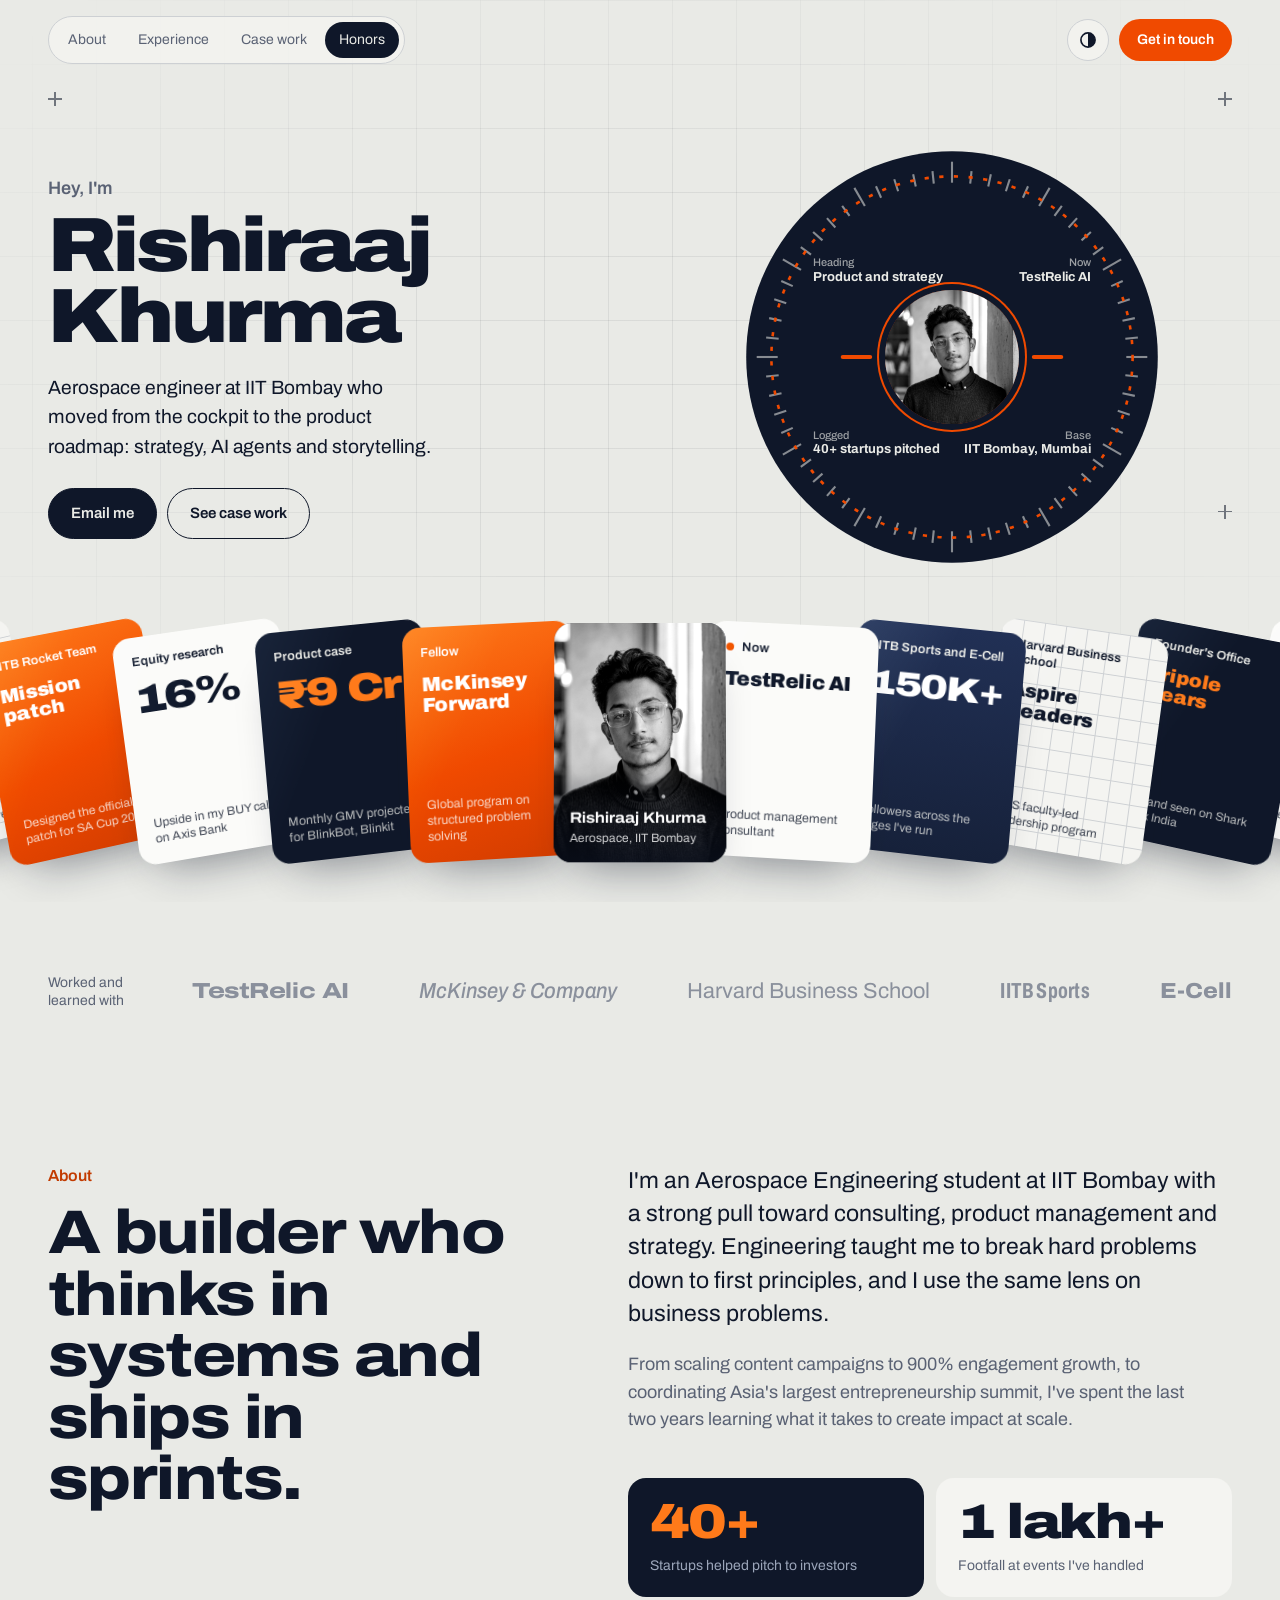
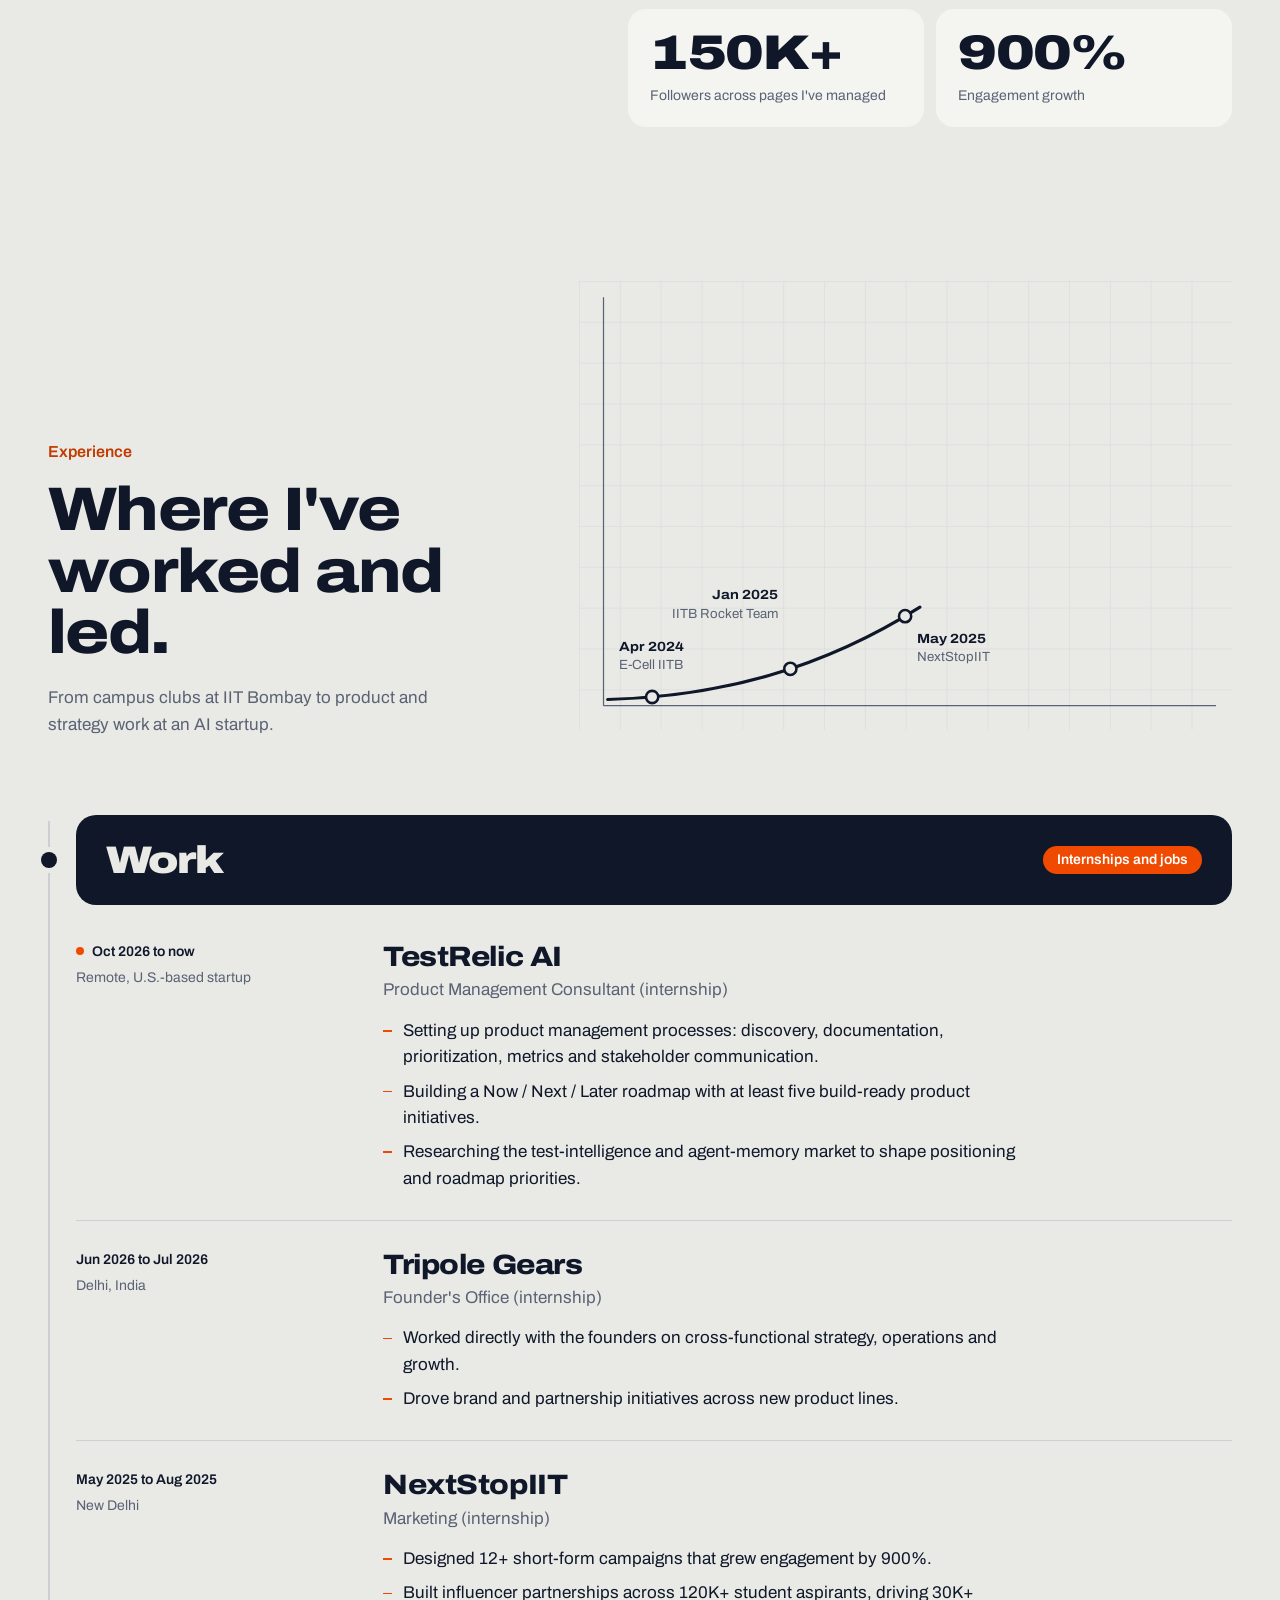
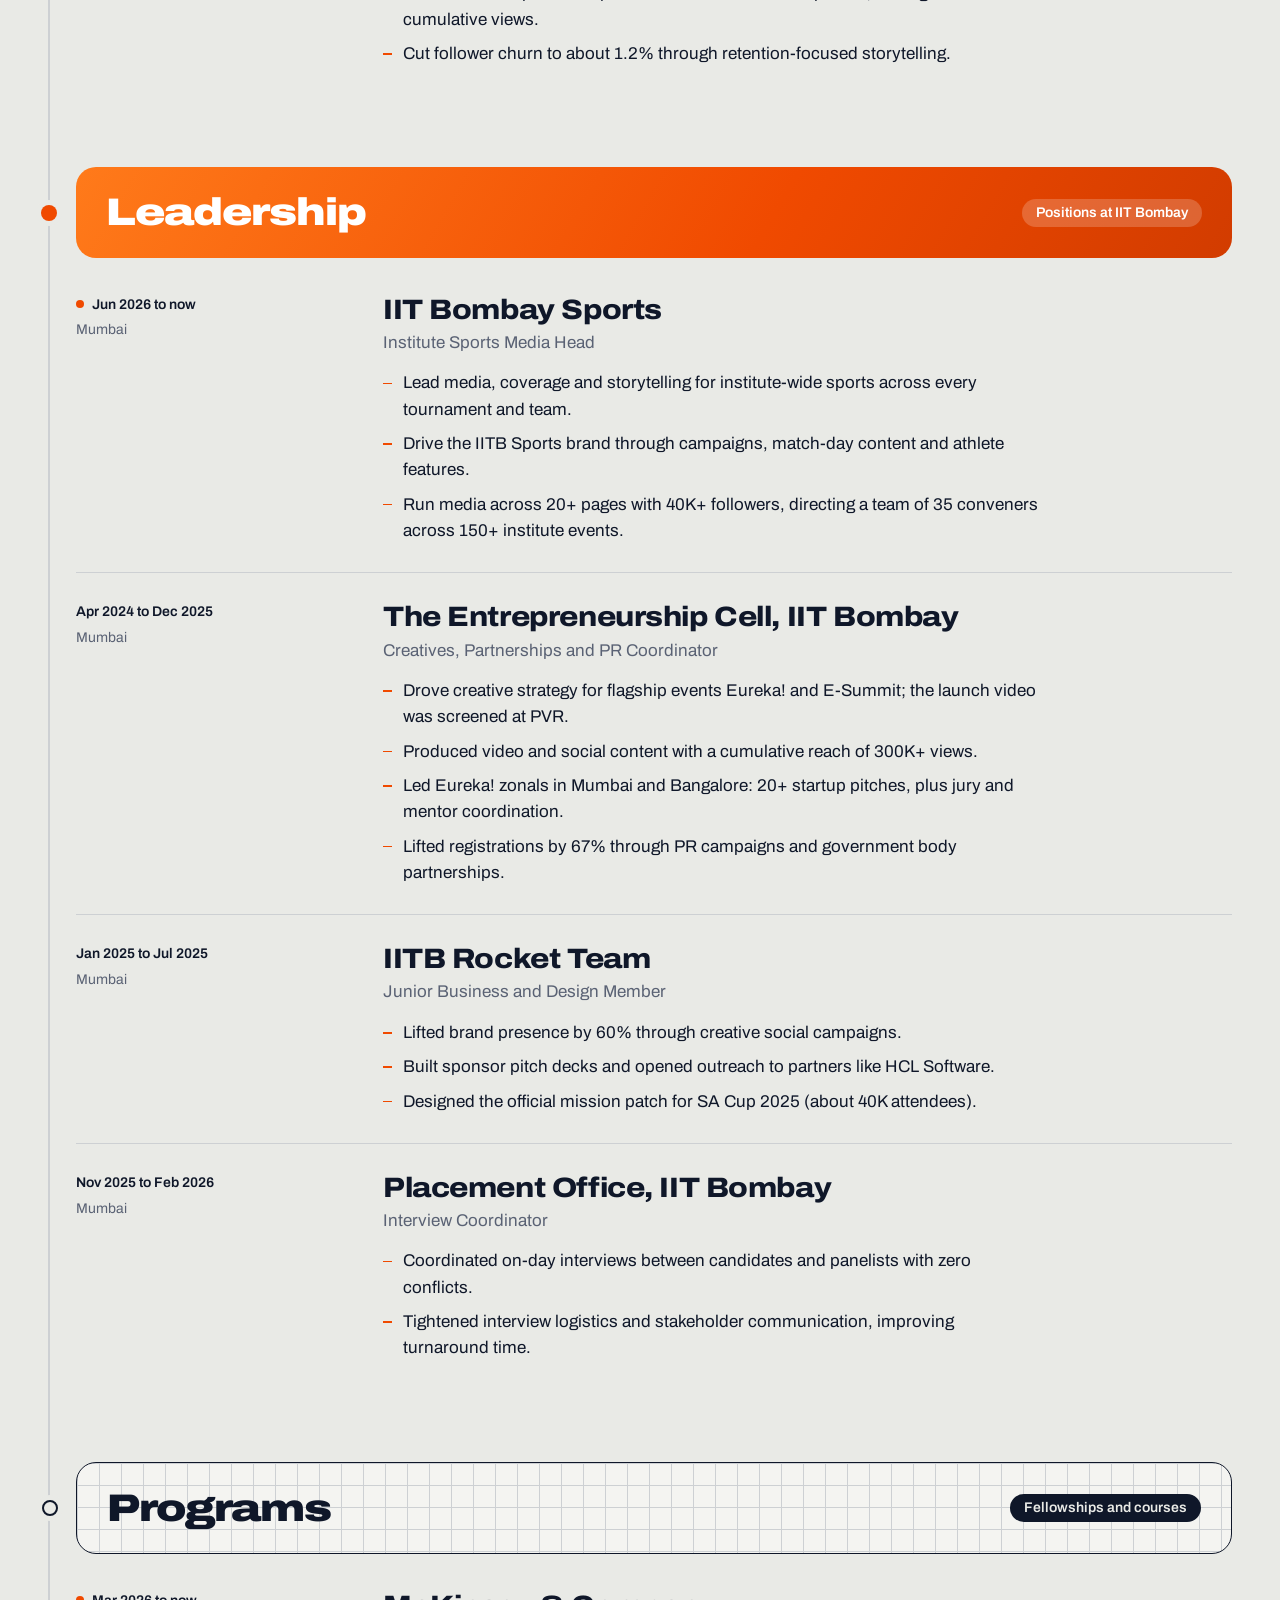
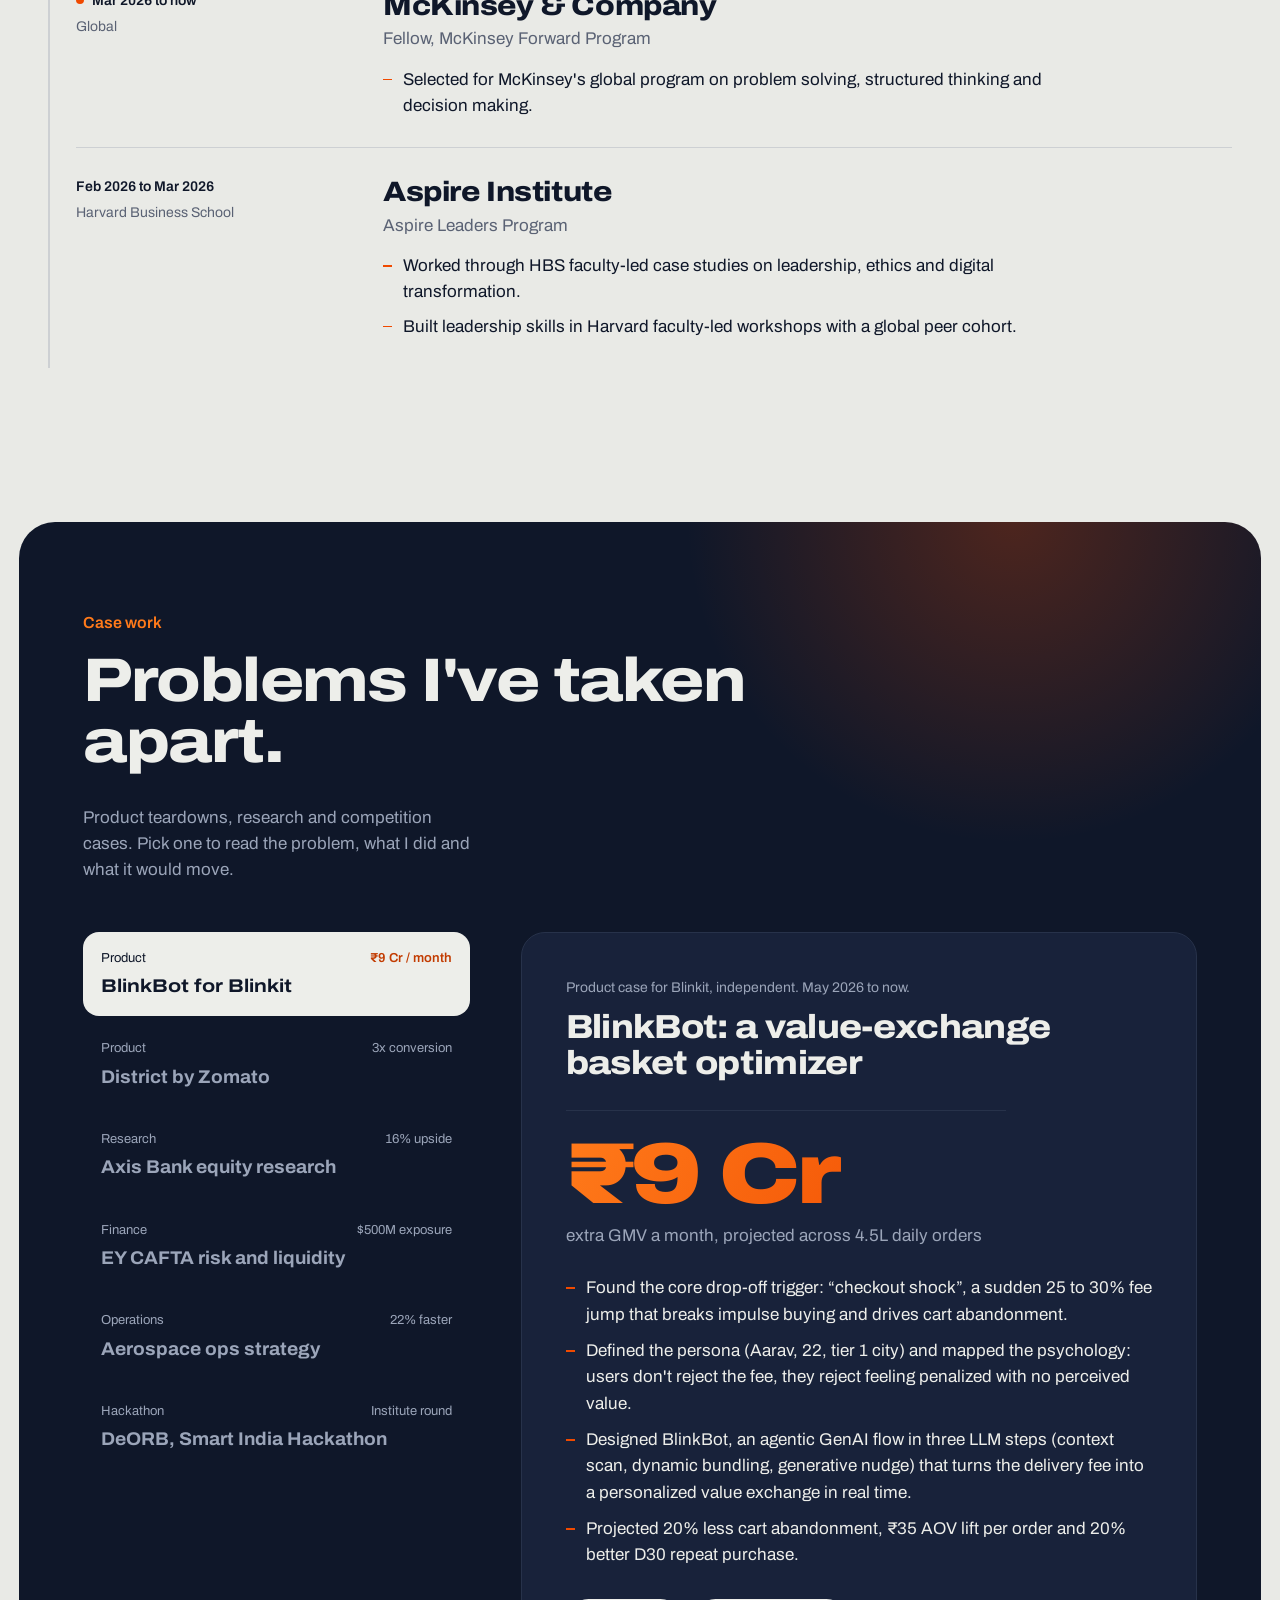
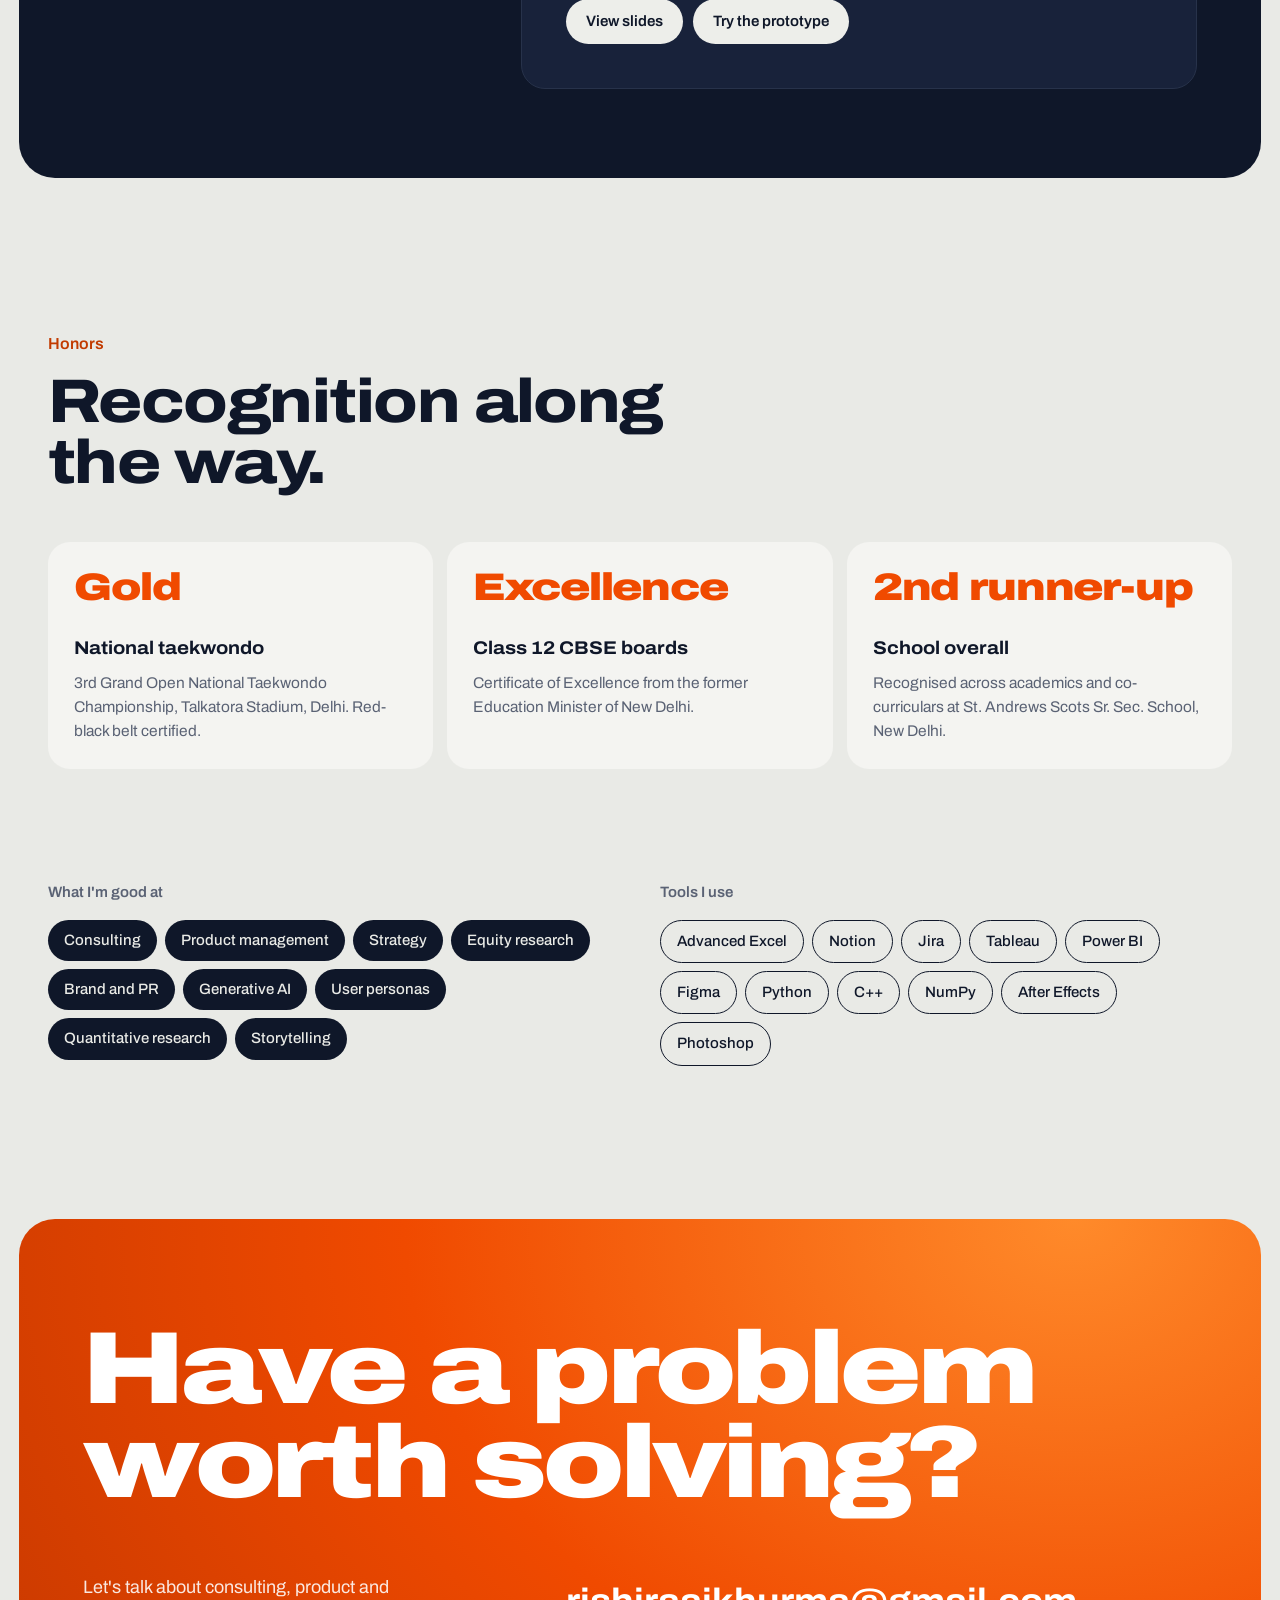
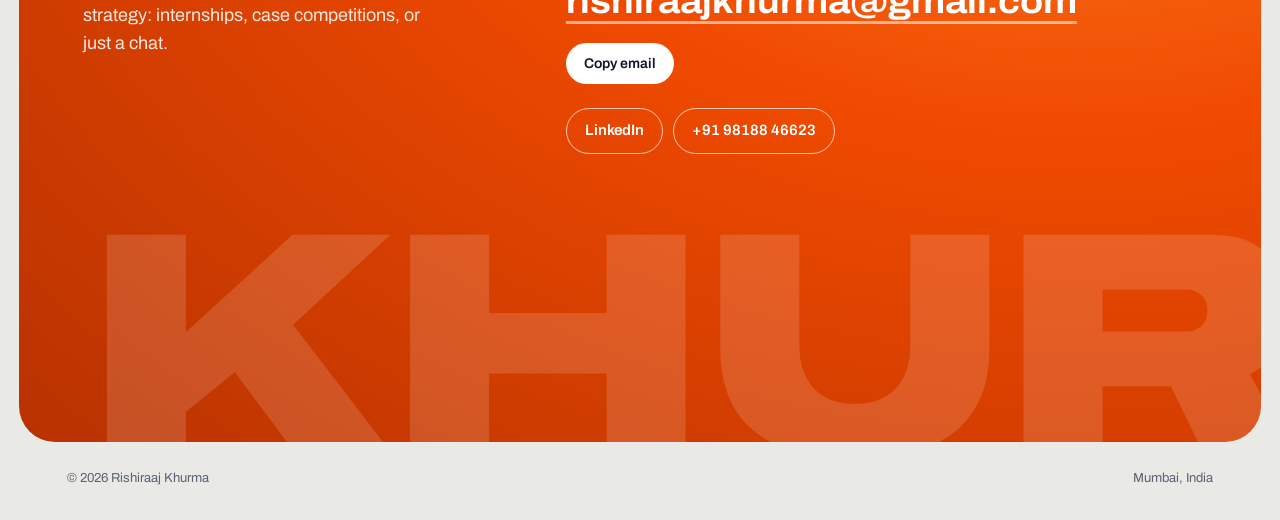
<file: concepts/4.html>
<!doctype html>
<html lang="en">
<head>
  <meta charset="utf-8">
  <meta name="viewport" content="width=device-width, initial-scale=1">
  <title>Concept 4: Flight instrument</title>
  <meta name="description" content="Aerospace Engineering at IIT Bombay. Product management, strategy and AI agents. Product Management Consultant at TestRelic AI, McKinsey Forward Fellow.">
  <meta name="author" content="Rishiraaj Khurma">
  <meta name="theme-color" content="#E9EAE6">

  <meta property="og:type" content="website">
  <meta property="og:title" content="Rishiraaj Khurma">
  <meta property="og:description" content="IIT Bombay Aerospace. Product, strategy and AI agents.">
  <meta property="og:image" content="/assets/og.png">
  <meta name="twitter:card" content="summary_large_image">

  <link rel="icon" href="/assets/favicon.svg" type="image/svg+xml">
  <link rel="preconnect" href="https://fonts.googleapis.com">
  <link rel="preconnect" href="https://fonts.gstatic.com" crossorigin>
  <link href="https://fonts.googleapis.com/css2?family=Archivo:ital,wdth,wght@0,62..125,300..900;1,62..125,300..900&display=swap" rel="stylesheet">
  <link rel="stylesheet" href="/assets/styles.css">
  <script>
    (function () {
      var d = document.documentElement, t = null;
      d.classList.add('js');
      try { t = localStorage.getItem('theme'); } catch (e) {}
      if (t !== 'light' && t !== 'dark') t = matchMedia('(prefers-color-scheme: dark)').matches ? 'dark' : 'light';
      d.setAttribute('data-theme', t);
    })();
  </script>
<style>
.hero__block, .hero__name { display: none; }
.cx { position: relative; z-index: 2; width: 100%; max-width: var(--max); margin: 0 auto; padding-top: clamp(24px, 4vw, 56px); }
.cx-actions { display: flex; flex-wrap: wrap; gap: 10px; }
.cx img { display: block; width: 100%; height: 100%; object-fit: cover; }
.js .cx-in { opacity: 0; transform: translateY(14px); animation: cxIn .9s var(--ease) forwards; }
@keyframes cxIn { to { opacity: 1; transform: none; } }

.c4 { display: grid; grid-template-columns: minmax(0, 6fr) minmax(0, 6fr); gap: clamp(28px, 5vw, 72px); align-items: center; }
.c4-hey { font-size: 18px; font-weight: 600; color: var(--muted); }
.c4-name { font-size: clamp(2.8rem, 6vw, 5.4rem); line-height: .92; font-weight: 900; letter-spacing: -0.04em; font-variation-settings: "wdth" 116; margin: 8px 0 20px; max-width: 9ch; }
.c4-lede { font-size: clamp(1.05rem, 1.5vw, 1.3rem); max-width: 36ch; margin-bottom: 26px; }
.c4-dial { position: relative; justify-self: center; width: min(100%, 420px); aspect-ratio: 1; }
.c4-svg { position: absolute; inset: 0; width: 100%; height: 100%; overflow: visible; }
.c4-bezel { fill: var(--ink); }
.c4-ticks line { stroke: var(--paper); stroke-width: 2; opacity: .55; }
.c4-ticks { transform-origin: 200px 200px; animation: spin 60s linear infinite; }
.c4-ring { fill: none; stroke: var(--orange); stroke-width: 2.5; stroke-dasharray: 4 10; transform-origin: 200px 200px; animation: spin 24s linear infinite reverse; }
.c4-wing { stroke: var(--orange); stroke-width: 4; stroke-linecap: round; }
@keyframes spin { to { transform: rotate(360deg); } }
.c4-face { position: absolute; inset: 34%; border-radius: 50%; overflow: hidden; box-shadow: 0 0 0 6px var(--ink), 0 0 0 8px var(--orange); }
.c4-face img { filter: grayscale(1) contrast(1.05); }
.c4-read { position: absolute; font-size: 13px; font-weight: 700; color: var(--paper); text-align: center; line-height: 1.2; white-space: nowrap; }
.c4-read small { display: block; font-size: 11px; font-weight: 500; opacity: .65; }
.c4-read--n { top: 26%; left: 17%; text-align: left; }
.c4-read--e { top: 26%; right: 17%; text-align: right; }
.c4-read--w { bottom: 26%; left: 17%; text-align: left; }
.c4-read--s { bottom: 26%; right: 17%; text-align: right; }
@media (max-width: 760px) { .c4 { grid-template-columns: 1fr; } .c4-dial { width: 300px; } .c4-read { font-size: 11px; } }
</style>
</head>
<body>
  <a class="skip" href="#main">Skip to content</a>

  <header class="bar">
    <div class="bar__inner">
      <nav aria-label="Sections">
        <ul class="bar__nav">
          <li><a href="#about">About</a></li>
          <li><a href="#work">Experience</a></li>
          <li><a href="#cases">Case work</a></li>
          <li><a href="#honors">Honors</a></li>
        </ul>
      </nav>
      <div class="bar__end">
        <button type="button" class="theme" aria-label="Switch to dark theme" aria-pressed="false">
          <svg viewBox="0 0 24 24" aria-hidden="true">
            <circle cx="12" cy="12" r="8.5" fill="none" stroke="currentColor" stroke-width="2"/>
            <path d="M12 3.5a8.5 8.5 0 0 1 0 17z" fill="currentColor"/>
          </svg>
        </button>
        <a class="bar__cta" href="#contact">Get in touch</a>
      </div>
    </div>
    <div class="bar__progress" aria-hidden="true"><span></span></div>
  </header>

  <main id="main">

    <!-- ============ Hero ============ -->
    <section class="hero" id="top" aria-labelledby="hero-name">
      <span class="mark mark--tl" aria-hidden="true"></span>
      <span class="mark mark--tr" aria-hidden="true"></span>
      <span class="mark mark--ml" aria-hidden="true"></span>
      <span class="mark mark--mr" aria-hidden="true"></span>


      <div class="cx c4">
        <div class="c4-text">
          <p class="c4-hey cx-in">Hey, I'm</p>
          <h1 class="c4-name cx-in" id="hero-name" style="animation-delay:.08s">Rishiraaj Khurma</h1>
          <p class="c4-lede cx-in" style="animation-delay:.18s">Aerospace engineer at IIT Bombay who moved from the cockpit to the product roadmap: strategy, AI agents and storytelling.</p>
          <div class="cx-in" style="animation-delay:.28s"><div class="cx-actions">
          <a class="btn btn--solid" href="mailto:rishiraajkhurma@gmail.com">Email me</a>
          <a class="btn" href="#cases">See case work</a>
        </div></div>
        </div>
        <div class="c4-dial cx-in" style="animation-delay:.2s" aria-hidden="true">
          <svg viewBox="0 0 400 400" class="c4-svg">
            <circle cx="200" cy="200" r="196" class="c4-bezel"/>
            <g class="c4-ticks"><line x1="200" y1="14" x2="200" y2="34" transform="rotate(0 200 200)"/><line x1="200" y1="22" x2="200" y2="34" transform="rotate(6 200 200)"/><line x1="200" y1="22" x2="200" y2="34" transform="rotate(12 200 200)"/><line x1="200" y1="22" x2="200" y2="34" transform="rotate(18 200 200)"/><line x1="200" y1="22" x2="200" y2="34" transform="rotate(24 200 200)"/><line x1="200" y1="14" x2="200" y2="34" transform="rotate(30 200 200)"/><line x1="200" y1="22" x2="200" y2="34" transform="rotate(36 200 200)"/><line x1="200" y1="22" x2="200" y2="34" transform="rotate(42 200 200)"/><line x1="200" y1="22" x2="200" y2="34" transform="rotate(48 200 200)"/><line x1="200" y1="22" x2="200" y2="34" transform="rotate(54 200 200)"/><line x1="200" y1="14" x2="200" y2="34" transform="rotate(60 200 200)"/><line x1="200" y1="22" x2="200" y2="34" transform="rotate(66 200 200)"/><line x1="200" y1="22" x2="200" y2="34" transform="rotate(72 200 200)"/><line x1="200" y1="22" x2="200" y2="34" transform="rotate(78 200 200)"/><line x1="200" y1="22" x2="200" y2="34" transform="rotate(84 200 200)"/><line x1="200" y1="14" x2="200" y2="34" transform="rotate(90 200 200)"/><line x1="200" y1="22" x2="200" y2="34" transform="rotate(96 200 200)"/><line x1="200" y1="22" x2="200" y2="34" transform="rotate(102 200 200)"/><line x1="200" y1="22" x2="200" y2="34" transform="rotate(108 200 200)"/><line x1="200" y1="22" x2="200" y2="34" transform="rotate(114 200 200)"/><line x1="200" y1="14" x2="200" y2="34" transform="rotate(120 200 200)"/><line x1="200" y1="22" x2="200" y2="34" transform="rotate(126 200 200)"/><line x1="200" y1="22" x2="200" y2="34" transform="rotate(132 200 200)"/><line x1="200" y1="22" x2="200" y2="34" transform="rotate(138 200 200)"/><line x1="200" y1="22" x2="200" y2="34" transform="rotate(144 200 200)"/><line x1="200" y1="14" x2="200" y2="34" transform="rotate(150 200 200)"/><line x1="200" y1="22" x2="200" y2="34" transform="rotate(156 200 200)"/><line x1="200" y1="22" x2="200" y2="34" transform="rotate(162 200 200)"/><line x1="200" y1="22" x2="200" y2="34" transform="rotate(168 200 200)"/><line x1="200" y1="22" x2="200" y2="34" transform="rotate(174 200 200)"/><line x1="200" y1="14" x2="200" y2="34" transform="rotate(180 200 200)"/><line x1="200" y1="22" x2="200" y2="34" transform="rotate(186 200 200)"/><line x1="200" y1="22" x2="200" y2="34" transform="rotate(192 200 200)"/><line x1="200" y1="22" x2="200" y2="34" transform="rotate(198 200 200)"/><line x1="200" y1="22" x2="200" y2="34" transform="rotate(204 200 200)"/><line x1="200" y1="14" x2="200" y2="34" transform="rotate(210 200 200)"/><line x1="200" y1="22" x2="200" y2="34" transform="rotate(216 200 200)"/><line x1="200" y1="22" x2="200" y2="34" transform="rotate(222 200 200)"/><line x1="200" y1="22" x2="200" y2="34" transform="rotate(228 200 200)"/><line x1="200" y1="22" x2="200" y2="34" transform="rotate(234 200 200)"/><line x1="200" y1="14" x2="200" y2="34" transform="rotate(240 200 200)"/><line x1="200" y1="22" x2="200" y2="34" transform="rotate(246 200 200)"/><line x1="200" y1="22" x2="200" y2="34" transform="rotate(252 200 200)"/><line x1="200" y1="22" x2="200" y2="34" transform="rotate(258 200 200)"/><line x1="200" y1="22" x2="200" y2="34" transform="rotate(264 200 200)"/><line x1="200" y1="14" x2="200" y2="34" transform="rotate(270 200 200)"/><line x1="200" y1="22" x2="200" y2="34" transform="rotate(276 200 200)"/><line x1="200" y1="22" x2="200" y2="34" transform="rotate(282 200 200)"/><line x1="200" y1="22" x2="200" y2="34" transform="rotate(288 200 200)"/><line x1="200" y1="22" x2="200" y2="34" transform="rotate(294 200 200)"/><line x1="200" y1="14" x2="200" y2="34" transform="rotate(300 200 200)"/><line x1="200" y1="22" x2="200" y2="34" transform="rotate(306 200 200)"/><line x1="200" y1="22" x2="200" y2="34" transform="rotate(312 200 200)"/><line x1="200" y1="22" x2="200" y2="34" transform="rotate(318 200 200)"/><line x1="200" y1="22" x2="200" y2="34" transform="rotate(324 200 200)"/><line x1="200" y1="14" x2="200" y2="34" transform="rotate(330 200 200)"/><line x1="200" y1="22" x2="200" y2="34" transform="rotate(336 200 200)"/><line x1="200" y1="22" x2="200" y2="34" transform="rotate(342 200 200)"/><line x1="200" y1="22" x2="200" y2="34" transform="rotate(348 200 200)"/><line x1="200" y1="22" x2="200" y2="34" transform="rotate(354 200 200)"/></g>
            <circle cx="200" cy="200" r="172" class="c4-ring"/>
            <path d="M96 200 H122 M278 200 H304" class="c4-wing"/>
          </svg>
          <div class="c4-face"><img src="/assets/pfp.png" alt="" onerror="this.onerror=null;this.src='https://rishiraaj-khurma-portfolio.vercel.app/pfp.png'"></div>
          <span class="c4-read c4-read--n"><small>Heading</small>Product and strategy</span>
          <span class="c4-read c4-read--e"><small>Now</small>TestRelic AI</span>
          <span class="c4-read c4-read--s"><small>Base</small>IIT Bombay, Mumbai</span>
          <span class="c4-read c4-read--w"><small>Logged</small>40+ startups pitched</span>
        </div>
      </div>

      <!-- 3D card deck -->
      <div class="deck" aria-label="Highlights">
        <div class="deck__rig">
          <a class="card card--navy" href="#work" style="--i:-6;--a:6">
            <span class="card__kick">Leadership</span>
            <span class="card__big">40+</span>
            <span class="card__foot">Startups I helped pitch to investors at E-Cell</span>
          </a>
          <a class="card card--paper" href="#cases" data-case="ey" style="--i:-5;--a:5">
            <span class="card__kick">EY CAFTA finalist</span>
            <span class="card__big">$500M</span>
            <span class="card__foot">Currency risk plan for an unhedged exposure</span>
          </a>
          <a class="card card--orange" href="#work" style="--i:-4;--a:4">
            <span class="card__kick">IITB Rocket Team</span>
            <span class="card__big card__big--word">Mission patch</span>
            <span class="card__foot">Designed the official patch for SA Cup 2025</span>
          </a>
          <a class="card card--white" href="#cases" data-case="axis" style="--i:-3;--a:3">
            <span class="card__kick">Equity research</span>
            <span class="card__big">16%</span>
            <span class="card__foot">Upside in my BUY call on Axis Bank</span>
          </a>
          <a class="card card--ink" href="#cases" data-case="blinkbot" style="--i:-2;--a:2">
            <span class="card__kick">Product case</span>
            <span class="card__big">₹9 Cr</span>
            <span class="card__foot">Monthly GMV projected for BlinkBot, Blinkit</span>
          </a>
          <a class="card card--orange" href="#work" style="--i:-1;--a:1">
            <span class="card__kick">Fellow</span>
            <span class="card__big card__big--word">McKinsey Forward</span>
            <span class="card__foot">Global program on structured problem solving</span>
          </a>
          <a class="card card--photo" href="#about" style="--i:0;--a:0">
            <img src="/assets/pfp.png" alt="Rishiraaj Khurma" width="480" height="600"
                 onerror="this.onerror=null;this.src='https://rishiraaj-khurma-portfolio.vercel.app/pfp.png'">
            <span class="card__foot">Rishiraaj Khurma<small>Aerospace, IIT Bombay</small></span>
          </a>
          <a class="card card--white" href="#work" style="--i:1;--a:1">
            <span class="card__kick"><span class="dot" aria-hidden="true"></span>Now</span>
            <span class="card__big card__big--word">TestRelic AI</span>
            <span class="card__foot">Product management consultant</span>
          </a>
          <a class="card card--navy" href="#work" style="--i:2;--a:2">
            <span class="card__kick">IITB Sports and E-Cell</span>
            <span class="card__big">150K+</span>
            <span class="card__foot">Followers across the pages I've run</span>
          </a>
          <a class="card card--paper" href="#work" style="--i:3;--a:3">
            <span class="card__kick">Harvard Business School</span>
            <span class="card__big card__big--word">Aspire Leaders</span>
            <span class="card__foot">HBS faculty-led leadership program</span>
          </a>
          <a class="card card--ink" href="#work" style="--i:4;--a:4">
            <span class="card__kick">Founder's Office</span>
            <span class="card__big card__big--word">Tripole Gears</span>
            <span class="card__foot">A brand seen on Shark Tank India</span>
          </a>
          <a class="card card--white" href="#about" style="--i:5;--a:5">
            <span class="card__kick">Events</span>
            <span class="card__big">1 lakh+</span>
            <span class="card__foot">Footfall at events I've handled</span>
          </a>
        </div>
      </div>
    </section>

    <!-- ============ Logos strip ============ -->
    <section class="orgs" aria-label="Organisations">
      <p class="orgs__label">Worked and learned with</p>
      <ul class="orgs__list">
        <li class="org org--a">TestRelic AI</li>
        <li class="org org--b">McKinsey &amp; Company</li>
        <li class="org org--e">Harvard Business School</li>
        <li class="org org--d">IITB Sports</li>
        <li class="org org--f">E-Cell</li>
      </ul>
    </section>

    <!-- ============ About ============ -->
    <section class="about section" id="about" aria-labelledby="about-h">
      <div class="about__left">
        <p class="kicker">About</p>
        <h2 id="about-h" class="h2">A builder who thinks in systems and ships in sprints.</h2>
      </div>
      <div class="about__right">
        <p class="about__lead">I'm an Aerospace Engineering student at IIT Bombay with a strong pull toward consulting, product management and strategy. Engineering taught me to break hard problems down to first principles, and I use the same lens on business problems.</p>
        <p>From scaling content campaigns to 900% engagement growth, to coordinating Asia's largest entrepreneurship summit, I've spent the last two years learning what it takes to create impact at scale.</p>
        <dl class="figures">
          <div><dt>Startups helped pitch to investors</dt><dd data-count="40" data-suffix="+">40+</dd></div>
          <div><dt>Footfall at events I've handled</dt><dd data-count="1" data-suffix=" lakh+">1 lakh+</dd></div>
          <div><dt>Followers across pages I've managed</dt><dd data-count="150" data-suffix="K+">150K+</dd></div>
          <div><dt>Engagement growth</dt><dd data-count="900" data-suffix="%">900%</dd></div>
        </dl>
      </div>
    </section>

    <!-- ============ Experience ============ -->
    <section class="work section" id="work" aria-labelledby="work-h">
      <div class="work__head">
        <div>
          <p class="kicker">Experience</p>
          <h2 id="work-h" class="h2">Where I've worked and led.</h2>
          <p class="work__intro">From campus clubs at IIT Bombay to product and strategy work at an AI startup.</p>
        </div>
        <figure class="flight" aria-label="Career path from 2024 to now, with what comes next">
          <svg class="flight__svg" viewBox="0 0 640 440" role="img" aria-hidden="true">
            <defs>
              <pattern id="grid" width="40" height="40" patternUnits="userSpaceOnUse">
                <path d="M40 0H0V40" fill="none" class="flight__grid"/>
              </pattern>
            </defs>
            <rect class="flight__gridrect" x="0" y="0" width="640" height="440" fill="url(#grid)"/>
            <line x1="24" y1="416" x2="624" y2="416" class="flight__axis"/>
            <line x1="24" y1="416" x2="24" y2="16" class="flight__axis"/>
            <path class="flight__ahead" d=""/>
            <path class="flight__path" d="M28 410 C 250 404, 430 300, 612 28"/>
            <g class="flight__points"></g>
          </svg>
        </figure>
      </div>

      <div class="work__groups">
        <div class="track" aria-hidden="true"><span class="track__fill"></span></div>

        <div class="group group--work">
          <h3 class="group__title">Work<span>Internships and jobs</span></h3>

          <article class="role role--current">
            <p class="role__when"><time>Oct 2026</time> to now<span>Remote, U.S.-based startup</span></p>
            <div class="role__body">
              <h4 class="role__org">TestRelic AI</h4>
              <p class="role__title">Product Management Consultant (internship)</p>
              <ul>
                <li>Setting up product management processes: discovery, documentation, prioritization, metrics and stakeholder communication.</li>
                <li>Building a Now / Next / Later roadmap with at least five build-ready product initiatives.</li>
                <li>Researching the test-intelligence and agent-memory market to shape positioning and roadmap priorities.</li>
              </ul>
            </div>
          </article>

          <article class="role">
            <p class="role__when"><time>Jun 2026</time> to <time>Jul 2026</time><span>Delhi, India</span></p>
            <div class="role__body">
              <h4 class="role__org">Tripole Gears</h4>
              <p class="role__title">Founder's Office (internship)</p>
              <ul>
                <li>Worked directly with the founders on cross-functional strategy, operations and growth.</li>
                <li>Drove brand and partnership initiatives across new product lines.</li>
              </ul>
            </div>
          </article>

          <article class="role">
            <p class="role__when"><time>May 2025</time> to <time>Aug 2025</time><span>New Delhi</span></p>
            <div class="role__body">
              <h4 class="role__org">NextStopIIT</h4>
              <p class="role__title">Marketing (internship)</p>
              <ul>
                <li>Designed 12+ short-form campaigns that grew engagement by 900%.</li>
                <li>Built influencer partnerships across 120K+ student aspirants, driving 30K+ cumulative views.</li>
                <li>Cut follower churn to about 1.2% through retention-focused storytelling.</li>
              </ul>
            </div>
          </article>
        </div>

        <div class="group group--lead">
          <h3 class="group__title">Leadership<span>Positions at IIT Bombay</span></h3>

          <article class="role role--current">
            <p class="role__when"><time>Jun 2026</time> to now<span>Mumbai</span></p>
            <div class="role__body">
              <h4 class="role__org">IIT Bombay Sports</h4>
              <p class="role__title">Institute Sports Media Head</p>
              <ul>
                <li>Lead media, coverage and storytelling for institute-wide sports across every tournament and team.</li>
                <li>Drive the IITB Sports brand through campaigns, match-day content and athlete features.</li>
                <li>Run media across 20+ pages with 40K+ followers, directing a team of 35 conveners across 150+ institute events.</li>
              </ul>
            </div>
          </article>

          <article class="role">
            <p class="role__when"><time>Apr 2024</time> to <time>Dec 2025</time><span>Mumbai</span></p>
            <div class="role__body">
              <h4 class="role__org">The Entrepreneurship Cell, IIT Bombay</h4>
              <p class="role__title">Creatives, Partnerships and PR Coordinator</p>
              <ul>
                <li>Drove creative strategy for flagship events Eureka! and E-Summit; the launch video was screened at PVR.</li>
                <li>Produced video and social content with a cumulative reach of 300K+ views.</li>
                <li>Led Eureka! zonals in Mumbai and Bangalore: 20+ startup pitches, plus jury and mentor coordination.</li>
                <li>Lifted registrations by 67% through PR campaigns and government body partnerships.</li>
              </ul>
            </div>
          </article>

          <article class="role">
            <p class="role__when"><time>Jan 2025</time> to <time>Jul 2025</time><span>Mumbai</span></p>
            <div class="role__body">
              <h4 class="role__org">IITB Rocket Team</h4>
              <p class="role__title">Junior Business and Design Member</p>
              <ul>
                <li>Lifted brand presence by 60% through creative social campaigns.</li>
                <li>Built sponsor pitch decks and opened outreach to partners like HCL Software.</li>
                <li>Designed the official mission patch for SA Cup 2025 (about 40K attendees).</li>
              </ul>
            </div>
          </article>

          <article class="role">
            <p class="role__when"><time>Nov 2025</time> to <time>Feb 2026</time><span>Mumbai</span></p>
            <div class="role__body">
              <h4 class="role__org">Placement Office, IIT Bombay</h4>
              <p class="role__title">Interview Coordinator</p>
              <ul>
                <li>Coordinated on-day interviews between candidates and panelists with zero conflicts.</li>
                <li>Tightened interview logistics and stakeholder communication, improving turnaround time.</li>
              </ul>
            </div>
          </article>
        </div>

        <div class="group group--prog">
          <h3 class="group__title">Programs<span>Fellowships and courses</span></h3>

          <article class="role role--current">
            <p class="role__when"><time>Mar 2026</time> to now<span>Global</span></p>
            <div class="role__body">
              <h4 class="role__org">McKinsey &amp; Company</h4>
              <p class="role__title">Fellow, McKinsey Forward Program</p>
              <ul>
                <li>Selected for McKinsey's global program on problem solving, structured thinking and decision making.</li>
              </ul>
            </div>
          </article>

          <article class="role">
            <p class="role__when"><time>Feb 2026</time> to <time>Mar 2026</time><span>Harvard Business School</span></p>
            <div class="role__body">
              <h4 class="role__org">Aspire Institute</h4>
              <p class="role__title">Aspire Leaders Program</p>
              <ul>
                <li>Worked through HBS faculty-led case studies on leadership, ethics and digital transformation.</li>
                <li>Built leadership skills in Harvard faculty-led workshops with a global peer cohort.</li>
              </ul>
            </div>
          </article>
        </div>
      </div>
    </section>

    <!-- ============ Case work (dark panel) ============ -->
    <section class="cases" id="cases" aria-labelledby="cases-h">
      <div class="cases__panel">
        <div class="cases__head">
          <div>
            <p class="kicker kicker--light">Case work</p>
            <h2 id="cases-h" class="h2">Problems I've taken apart.</h2>
          </div>
          <p class="cases__intro">Product teardowns, research and competition cases. Pick one to read the problem, what I did and what it would move.</p>
        </div>

        <div class="cases__layout">
          <div class="cases__index" role="tablist" aria-label="Cases" aria-orientation="vertical">
            <button class="case-tab" role="tab" id="t-blinkbot" aria-controls="p-blinkbot" aria-selected="true">
              <span class="case-tab__kind">Product</span>
              <span class="case-tab__title">BlinkBot for Blinkit</span>
              <span class="case-tab__fig">₹9 Cr / month</span>
            </button>
            <button class="case-tab" role="tab" id="t-district" aria-controls="p-district" aria-selected="false" tabindex="-1">
              <span class="case-tab__kind">Product</span>
              <span class="case-tab__title">District by Zomato</span>
              <span class="case-tab__fig">3x conversion</span>
            </button>
            <button class="case-tab" role="tab" id="t-axis" aria-controls="p-axis" aria-selected="false" tabindex="-1">
              <span class="case-tab__kind">Research</span>
              <span class="case-tab__title">Axis Bank equity research</span>
              <span class="case-tab__fig">16% upside</span>
            </button>
            <button class="case-tab" role="tab" id="t-ey" aria-controls="p-ey" aria-selected="false" tabindex="-1">
              <span class="case-tab__kind">Finance</span>
              <span class="case-tab__title">EY CAFTA risk and liquidity</span>
              <span class="case-tab__fig">$500M exposure</span>
            </button>
            <button class="case-tab" role="tab" id="t-aero" aria-controls="p-aero" aria-selected="false" tabindex="-1">
              <span class="case-tab__kind">Operations</span>
              <span class="case-tab__title">Aerospace ops strategy</span>
              <span class="case-tab__fig">22% faster</span>
            </button>
            <button class="case-tab" role="tab" id="t-deorb" aria-controls="p-deorb" aria-selected="false" tabindex="-1">
              <span class="case-tab__kind">Hackathon</span>
              <span class="case-tab__title">DeORB, Smart India Hackathon</span>
              <span class="case-tab__fig">Institute round</span>
            </button>
          </div>

          <div class="cases__panels">
            <article class="case" role="tabpanel" id="p-blinkbot" aria-labelledby="t-blinkbot" tabindex="0">
              <p class="case__meta">Product case for Blinkit, independent. <time>May 2026</time> to now.</p>
              <h3 class="case__title">BlinkBot: a value-exchange basket optimizer</h3>
              <p class="case__big"><span>₹9 Cr</span> extra GMV a month, projected across 4.5L daily orders</p>
              <ul>
                <li>Found the core drop-off trigger: “checkout shock”, a sudden 25 to 30% fee jump that breaks impulse buying and drives cart abandonment.</li>
                <li>Defined the persona (Aarav, 22, tier 1 city) and mapped the psychology: users don't reject the fee, they reject feeling penalized with no perceived value.</li>
                <li>Designed BlinkBot, an agentic GenAI flow in three LLM steps (context scan, dynamic bundling, generative nudge) that turns the delivery fee into a personalized value exchange in real time.</li>
                <li>Projected 20% less cart abandonment, ₹35 AOV lift per order and 20% better D30 repeat purchase.</li>
              </ul>
              <p class="case__links">
                <a href="https://drive.google.com/file/d/13JqOaMulJGSCNLsYfBoL2JAouONL_U6Y/view?usp=sharing" target="_blank" rel="noopener">View slides</a>
                <a href="https://blinkbotai.lovable.app" target="_blank" rel="noopener">Try the prototype</a>
              </p>
            </article>

            <article class="case" role="tabpanel" id="p-district" aria-labelledby="t-district" tabindex="0">
              <p class="case__meta">Product case for District by Zomato, independent. <time>Jan 2025</time> to <time>Apr 2025</time>.</p>
              <h3 class="case__title">District by Zomato: product strategy</h3>
              <p class="case__big"><span>3x</span> projected conversion lift within a 2 to 5 km radius</p>
              <ul>
                <li>Segmented 105M users into behavioral cohorts and surfaced 4 friction points in India's ₹4,500 Cr events market.</li>
                <li>Benchmarked 3 competitors to build a mood-based discovery positioning for 25M Gen Z users.</li>
                <li>Proposed “Who's Near You Tonight” with group split payments.</li>
              </ul>
              <p class="case__links">
                <a href="https://drive.google.com/file/d/1SCaFkXVV465xN4ebJC2KT2j3y9N6NiCo/view?usp=sharing" target="_blank" rel="noopener">View slides</a>
              </p>
            </article>

            <article class="case" role="tabpanel" id="p-axis" aria-labelledby="t-axis" tabindex="0">
              <p class="case__meta">Finance Club, IIT Bombay. <time>Oct 2025</time> to <time>Nov 2025</time>.</p>
              <h3 class="case__title">Equity research: Axis Bank Ltd.</h3>
              <p class="case__big"><span>BUY</span> at ₹1,160 with a ₹1,350 target, 16% upside</p>
              <ul>
                <li>Analyzed 7 years of performance: ₹16.5L Cr assets, 17% ROE, 4.1% NIM, 15% capital adequacy.</li>
                <li>Benchmarked against 3 major private banks on P/E, net NPA (0.4%) and EPS growth.</li>
              </ul>
              <p class="case__links">
                <a href="https://drive.google.com/file/d/1Oq4AeHaycqKcXLXpIfnddOMw5mjNQ_Pj/view?usp=sharing" target="_blank" rel="noopener">Read the report</a>
              </p>
            </article>

            <article class="case" role="tabpanel" id="p-ey" aria-labelledby="t-ey" tabindex="0">
              <p class="case__meta">EY CAFTA Case Championship, finalist. <time>Sep 2025</time> to <time>Nov 2025</time>.</p>
              <h3 class="case__title">Financial risk and liquidity management</h3>
              <p class="case__big"><span>18%</span> fewer working-capital shortfalls in the cash model</p>
              <ul>
                <li>Built a currency risk strategy for a $500M unhedged exposure in Nigeria.</li>
                <li>Designed a cash and liquidity model forecasting $450M in export inflows.</li>
                <li>Recommended surplus-cash policies for an INR 15 to 20K Cr revenue scale at an 8 to 10% target yield.</li>
              </ul>
              <p class="case__links">
                <a href="https://drive.google.com/file/d/1MUNu1fK9w3oQ-B3bmoziqNy0Lb9kVl91/view?usp=sharing" target="_blank" rel="noopener">View slides</a>
              </p>
            </article>

            <article class="case" role="tabpanel" id="p-aero" aria-labelledby="t-aero" tabindex="0">
              <p class="case__meta">Course project, Intro to Management. <time>Jan 2025</time> to <time>Apr 2025</time>.</p>
              <h3 class="case__title">Operations strategy for a global aerospace leader</h3>
              <p class="case__big"><span>22%</span> faster delivery across 3 major defense contracts</p>
              <ul>
                <li>Designed a delivery roadmap after analyzing the supply chain and manufacturing setup.</li>
                <li>Modeled the financial impact: ₹12 Cr additional revenue over 2 years through retention.</li>
              </ul>
            </article>

            <article class="case" role="tabpanel" id="p-deorb" aria-labelledby="t-deorb" tabindex="0">
              <p class="case__meta">Smart India Hackathon 2024, Ministry of Civil Aviation. <time>Sep 2024</time> to <time>Dec 2024</time>.</p>
              <h3 class="case__title">DeORB: drone surveys for airport perimeter security</h3>
              <p class="case__big"><span>6</span> person IIT Bombay team, I led business and pitch</p>
              <ul>
                <li>Built a drone-based aerial survey solution for airport perimeter security.</li>
                <li>Cleared the institute round and presented the prototype and go-to-market to an expert panel.</li>
              </ul>
              <p class="case__links">
                <a href="https://drive.google.com/file/d/1jrsrOm20Nrbj3mEBCHLb-6gn8_rd56DR/view?usp=sharing" target="_blank" rel="noopener">View slides</a>
              </p>
            </article>
          </div>
        </div>
      </div>
    </section>

    <!-- ============ Honors + toolkit ============ -->
    <section class="honors section" id="honors" aria-labelledby="honors-h">
      <p class="kicker">Honors</p>
      <h2 id="honors-h" class="h2">Recognition along the way.</h2>
      <ul class="honors__list">
        <li>
          <span class="honors__big">Gold</span>
          <h3>National taekwondo</h3>
          <p>3rd Grand Open National Taekwondo Championship, Talkatora Stadium, Delhi. Red-black belt certified.</p>
        </li>
        <li>
          <span class="honors__big">Excellence</span>
          <h3>Class 12 CBSE boards</h3>
          <p>Certificate of Excellence from the former Education Minister of New Delhi.</p>
        </li>
        <li>
          <span class="honors__big">2nd runner-up</span>
          <h3>School overall</h3>
          <p>Recognised across academics and co-curriculars at St. Andrews Scots Sr. Sec. School, New Delhi.</p>
        </li>
      </ul>

      <div class="kit">
        <div>
          <h3 class="kit__title">What I'm good at</h3>
          <ul class="chips">
            <li>Consulting</li><li>Product management</li><li>Strategy</li><li>Equity research</li><li>Brand and PR</li><li>Generative AI</li><li>User personas</li><li>Quantitative research</li><li>Storytelling</li>
          </ul>
        </div>
        <div>
          <h3 class="kit__title">Tools I use</h3>
          <ul class="chips chips--quiet">
            <li>Advanced Excel</li><li>Notion</li><li>Jira</li><li>Tableau</li><li>Power BI</li><li>Figma</li><li>Python</li><li>C++</li><li>NumPy</li><li>After Effects</li><li>Photoshop</li>
          </ul>
        </div>
      </div>
    </section>

    <!-- ============ Contact (orange panel) ============ -->
    <section class="contact" id="contact" aria-labelledby="contact-h">
      <div class="contact__panel">
        <h2 id="contact-h" class="contact__h">Have a problem worth solving?</h2>
        <div class="contact__row">
          <p class="contact__p">Let's talk about consulting, product and strategy: internships, case competitions, or just a chat.</p>
          <div class="contact__actions">
            <div class="contact__mail">
              <a href="mailto:rishiraajkhurma@gmail.com" class="contact__email">rishiraajkhurma@gmail.com</a>
              <button type="button" class="copy" data-copy="rishiraajkhurma@gmail.com">Copy email</button>
            </div>
            <ul class="contact__links">
              <li><a href="https://www.linkedin.com/in/rishiraajkhurma" target="_blank" rel="noopener">LinkedIn</a></li>
              <li><a href="tel:+919818846623">+91 98188 46623</a></li>
            </ul>
          </div>
        </div>
        <p class="contact__giant" aria-hidden="true">Khurma</p>
      </div>
      <footer class="foot">
        <p>© 2026 Rishiraaj Khurma</p>
        <p>Mumbai, India</p>
      </footer>
    </section>
  </main>

  <script src="/assets/main.js" defer></script>
</body>
</html>
</file>
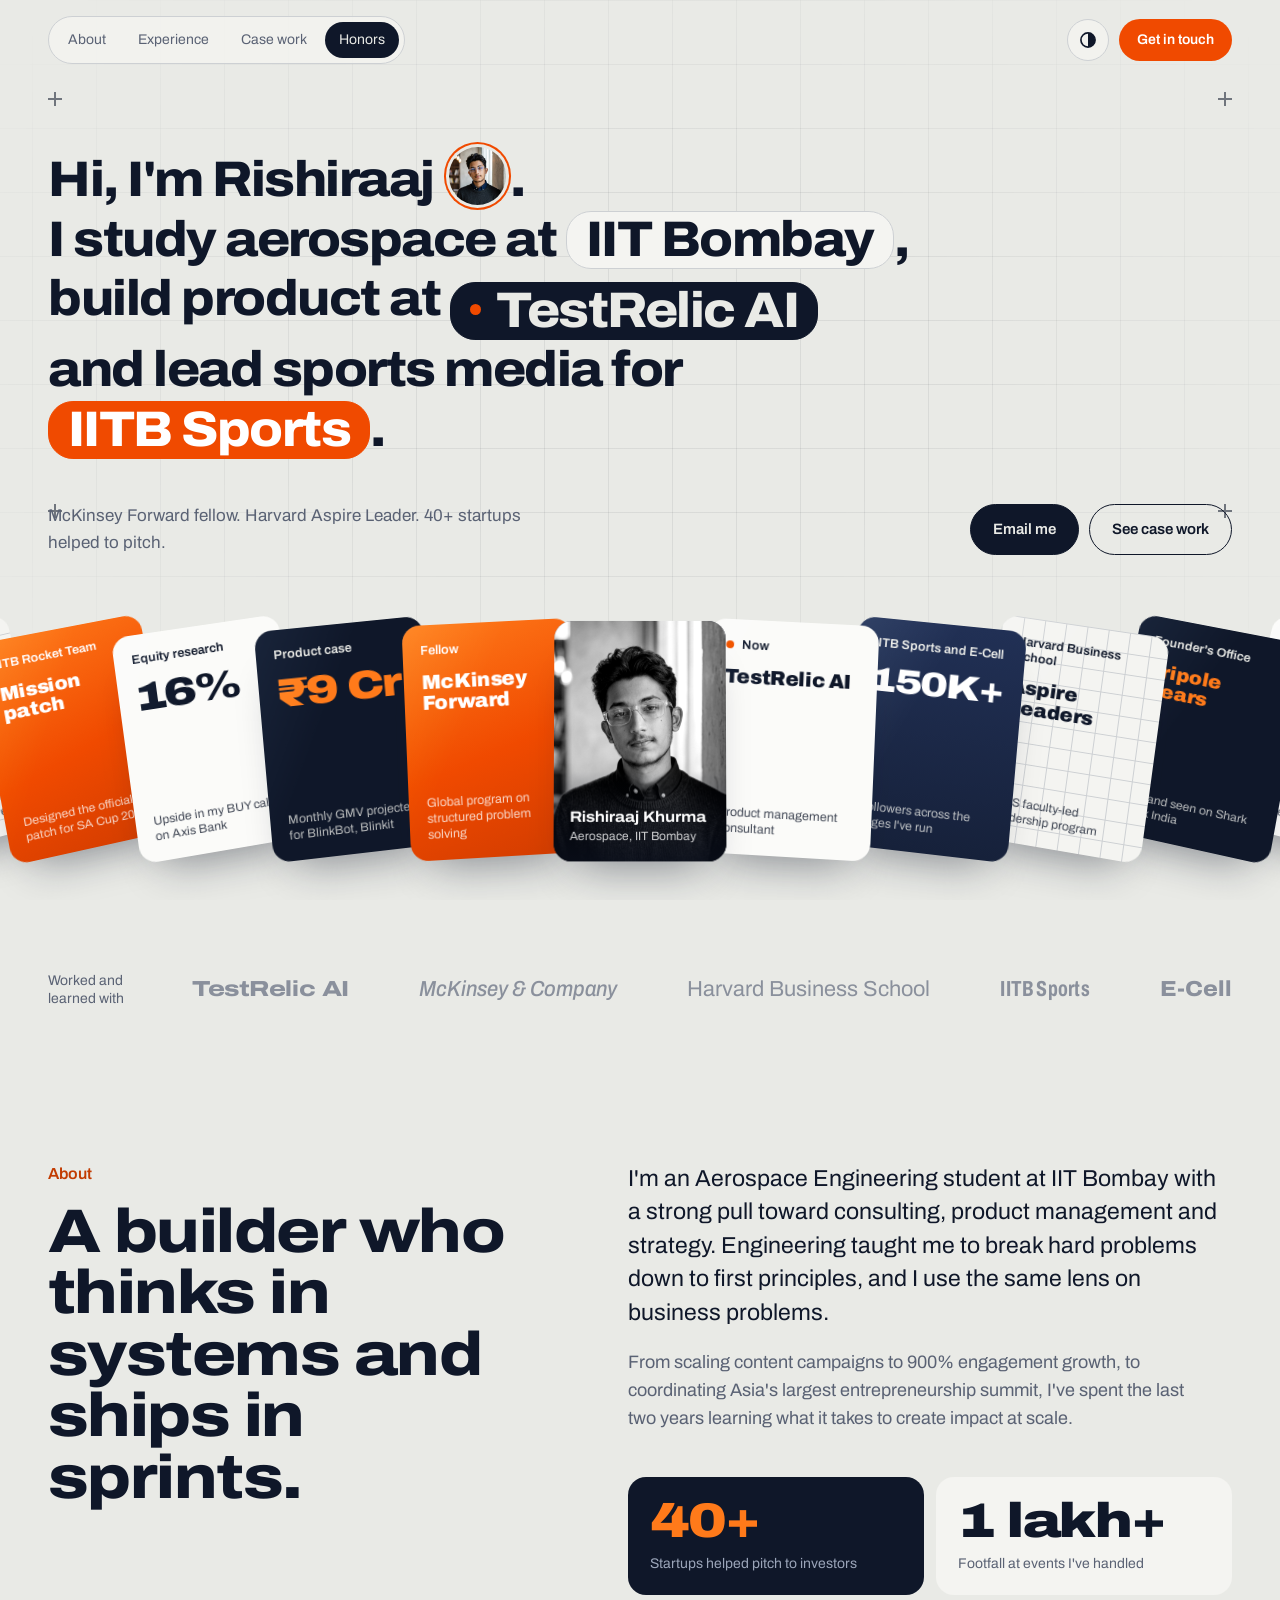
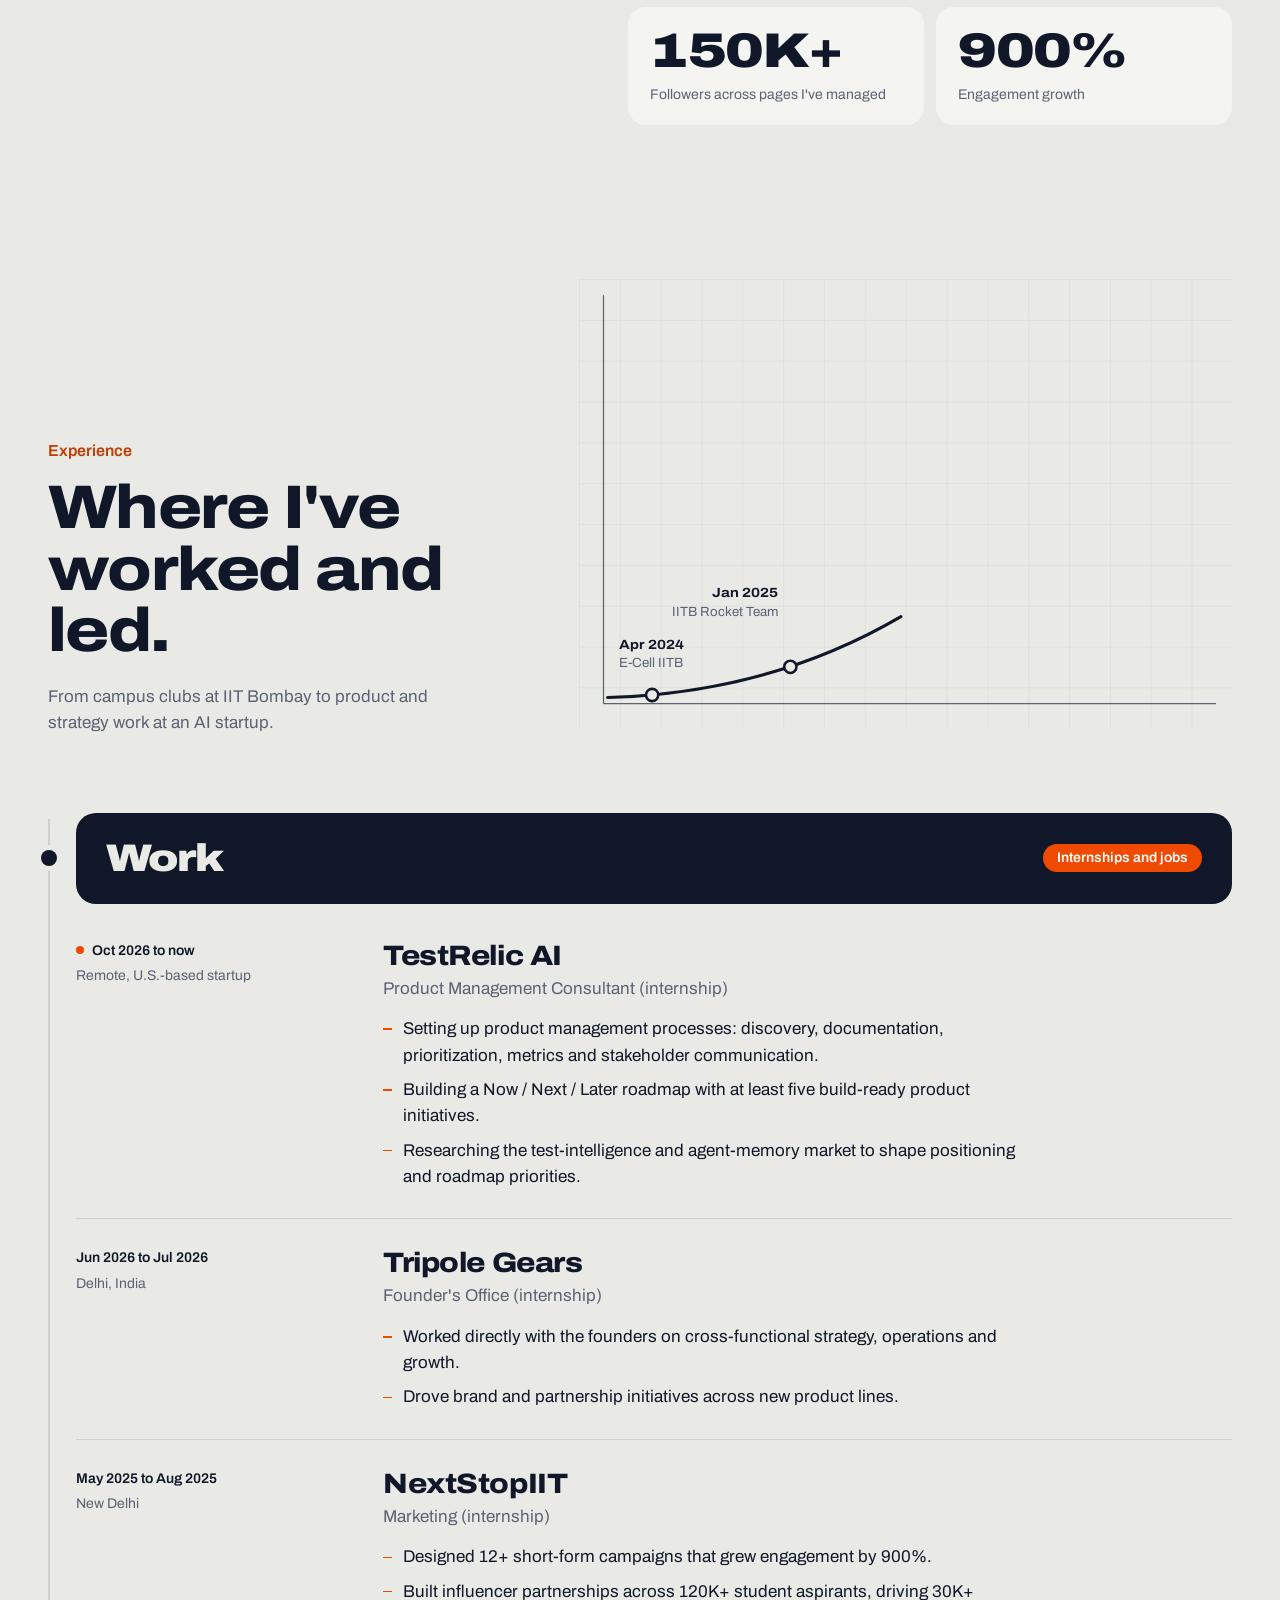
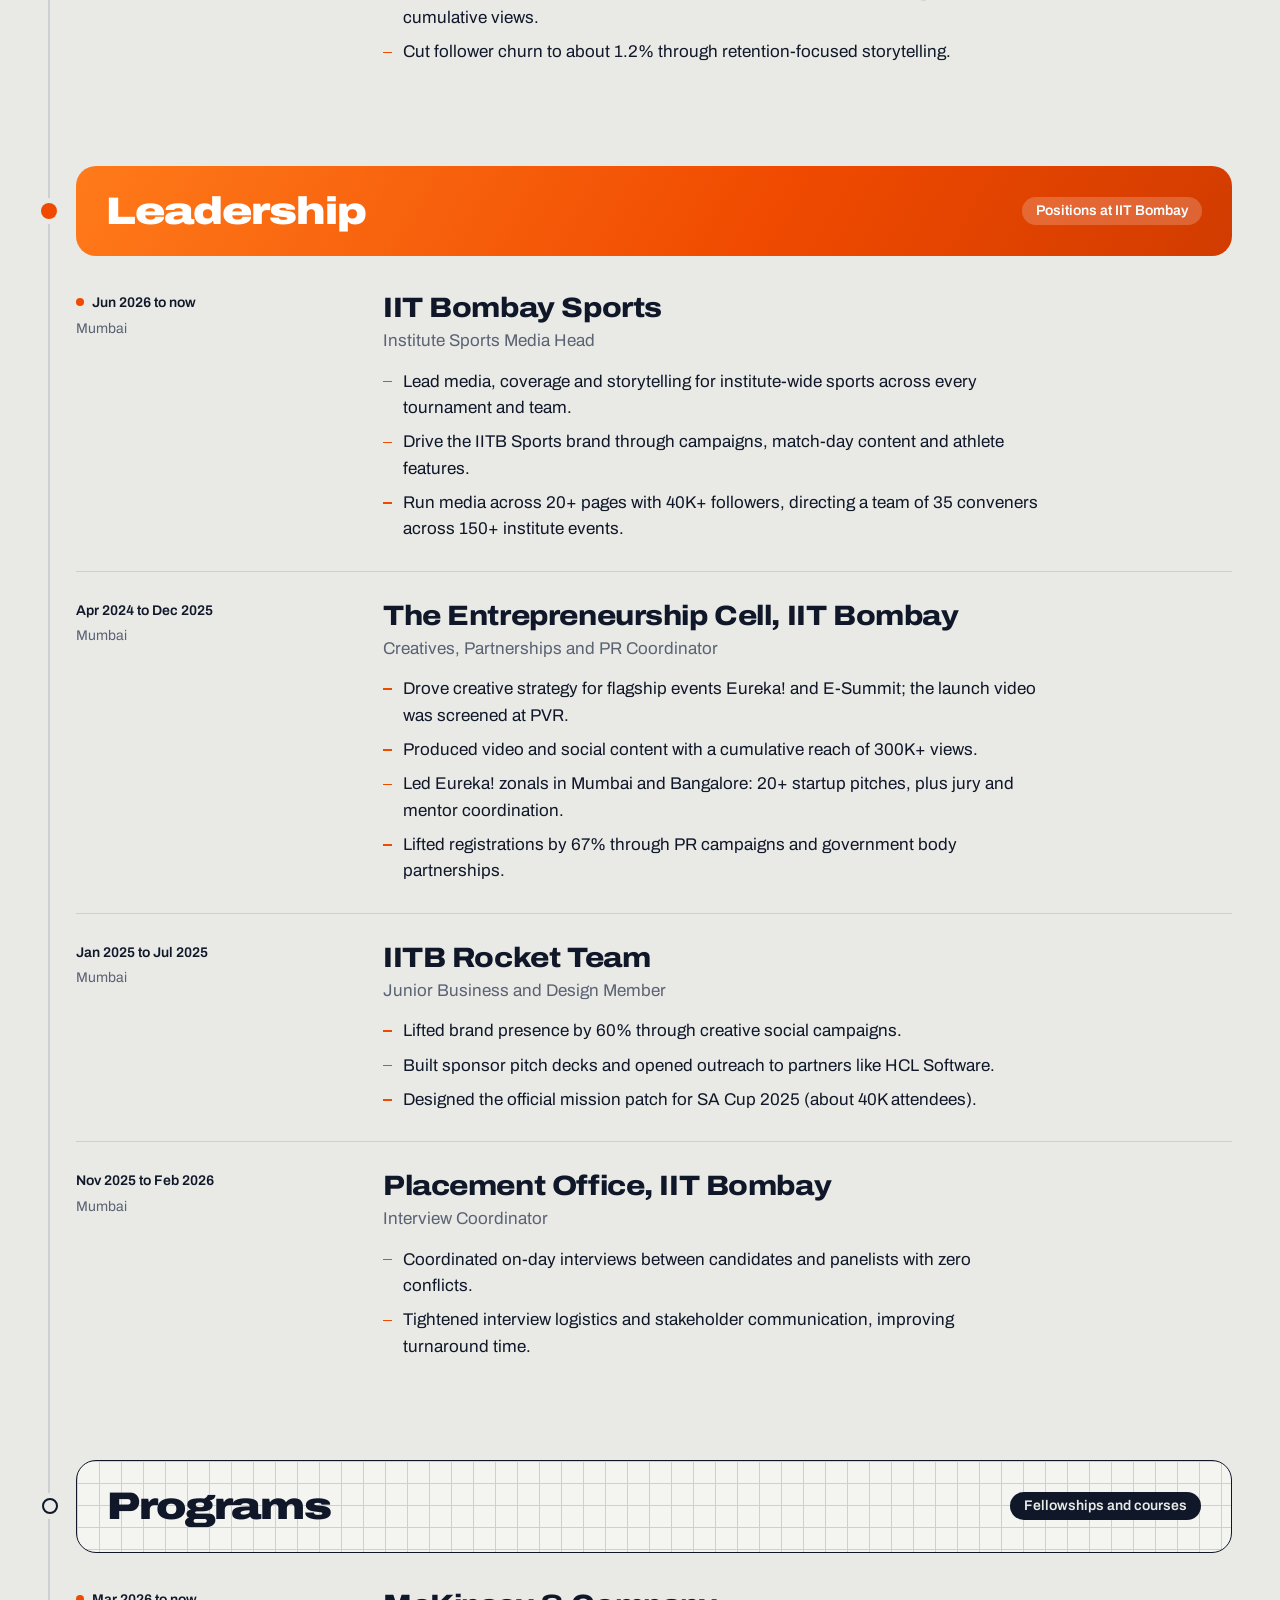
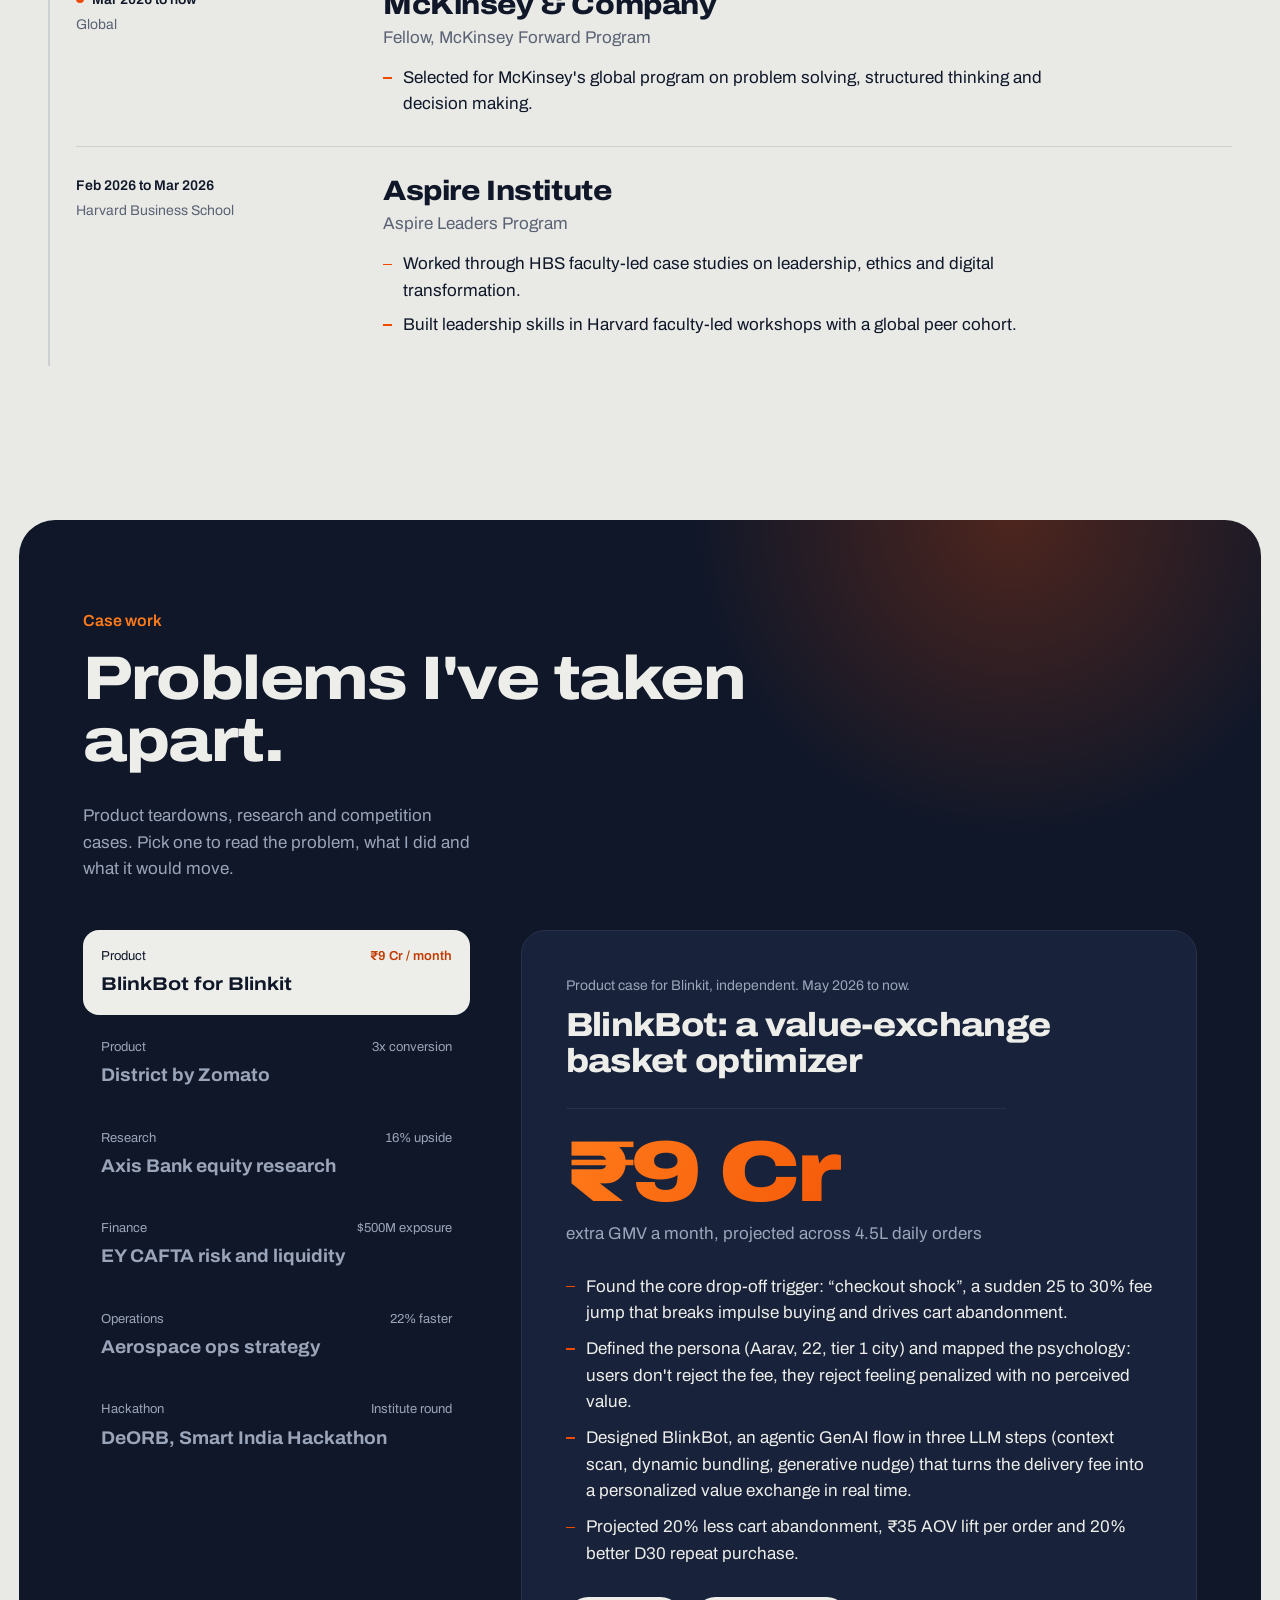
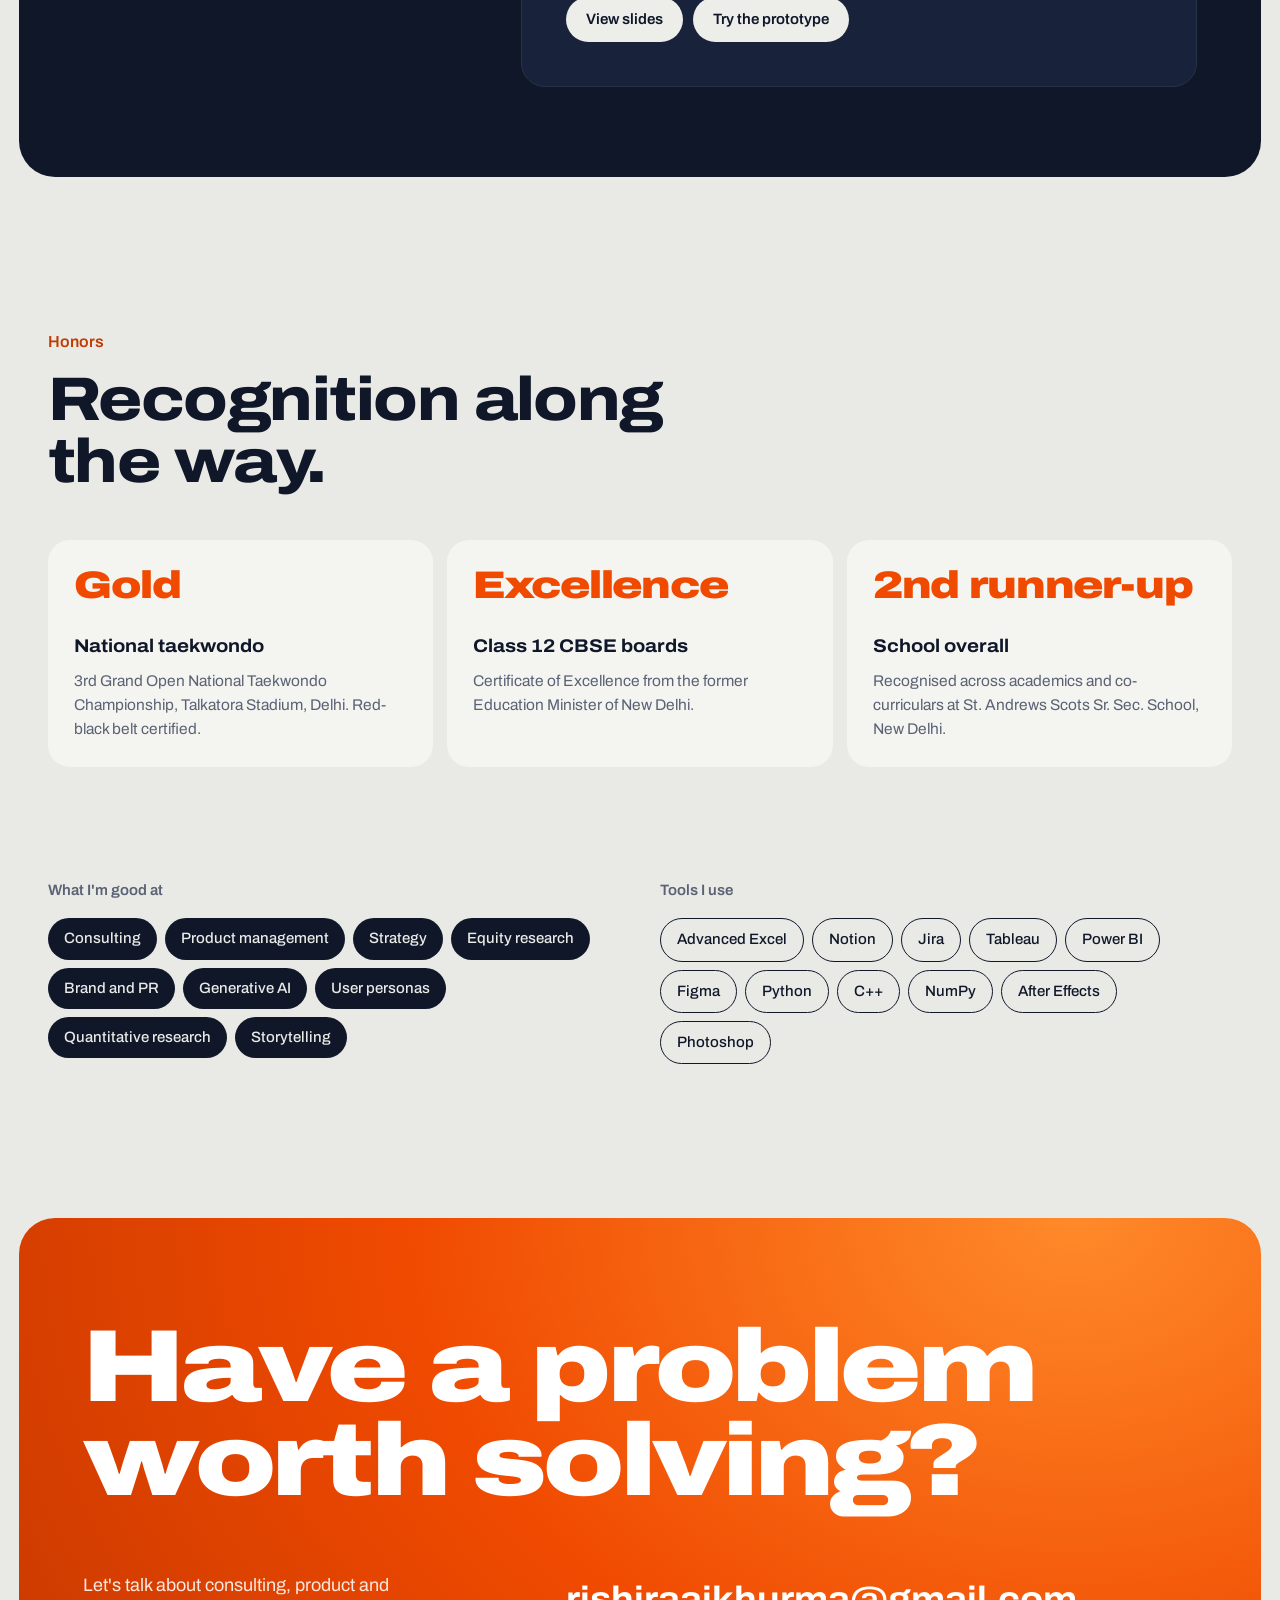
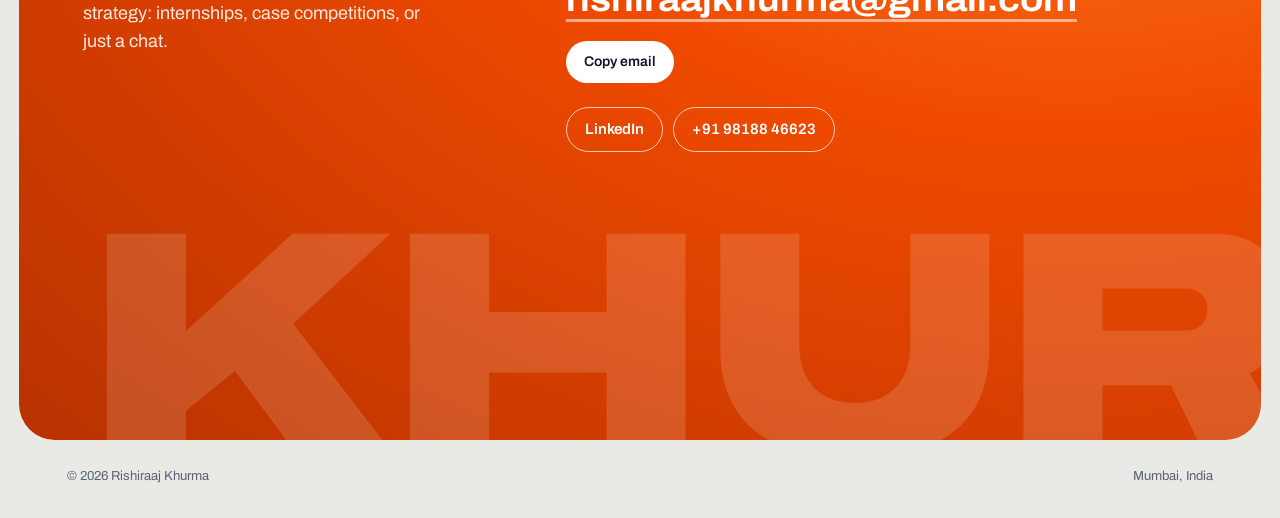
<file: concepts/5.html>
<!doctype html>
<html lang="en">
<head>
  <meta charset="utf-8">
  <meta name="viewport" content="width=device-width, initial-scale=1">
  <title>Concept 5: Sentence with pills</title>
  <meta name="description" content="Aerospace Engineering at IIT Bombay. Product management, strategy and AI agents. Product Management Consultant at TestRelic AI, McKinsey Forward Fellow.">
  <meta name="author" content="Rishiraaj Khurma">
  <meta name="theme-color" content="#E9EAE6">

  <meta property="og:type" content="website">
  <meta property="og:title" content="Rishiraaj Khurma">
  <meta property="og:description" content="IIT Bombay Aerospace. Product, strategy and AI agents.">
  <meta property="og:image" content="/assets/og.png">
  <meta name="twitter:card" content="summary_large_image">

  <link rel="icon" href="/assets/favicon.svg" type="image/svg+xml">
  <link rel="preconnect" href="https://fonts.googleapis.com">
  <link rel="preconnect" href="https://fonts.gstatic.com" crossorigin>
  <link href="https://fonts.googleapis.com/css2?family=Archivo:ital,wdth,wght@0,62..125,300..900;1,62..125,300..900&display=swap" rel="stylesheet">
  <link rel="stylesheet" href="/assets/styles.css">
  <script>
    (function () {
      var d = document.documentElement, t = null;
      d.classList.add('js');
      try { t = localStorage.getItem('theme'); } catch (e) {}
      if (t !== 'light' && t !== 'dark') t = matchMedia('(prefers-color-scheme: dark)').matches ? 'dark' : 'light';
      d.setAttribute('data-theme', t);
    })();
  </script>
<style>
.hero__block, .hero__name { display: none; }
.cx { position: relative; z-index: 2; width: 100%; max-width: var(--max); margin: 0 auto; padding-top: clamp(24px, 4vw, 56px); }
.cx-actions { display: flex; flex-wrap: wrap; gap: 10px; }
.cx img { display: block; width: 100%; height: 100%; object-fit: cover; }
.js .cx-in { opacity: 0; transform: translateY(14px); animation: cxIn .9s var(--ease) forwards; }
@keyframes cxIn { to { opacity: 1; transform: none; } }

.c5-h { font-size: clamp(1.9rem, 3.9vw, 3.6rem); line-height: 1.2; font-weight: 800; letter-spacing: -0.03em; font-variation-settings: "wdth" 108; max-width: 27ch; }
.c5-w { display: inline-block; }
.js .c5-w { opacity: 0; transform: translateY(.3em); animation: cxIn .7s var(--ease) forwards; }
.c5-face { width: 1.15em; height: 1.15em; border-radius: 50%; overflow: hidden; vertical-align: -0.18em; margin: 0 .08em 0 .12em; background: var(--paper-2); box-shadow: 0 0 0 3px var(--paper), 0 0 0 5px var(--orange); }
.c5-pill { display: inline-flex; align-items: center; gap: .2em; padding: .02em .38em .06em; border-radius: .5em; background: var(--paper-2); border: 1.5px solid var(--rule); line-height: 1.05; transition: transform .35s var(--spring); }
.c5-pill:hover { transform: translateY(-4px) rotate(-1.5deg); }
.c5-pill .dot { width: .22em; height: .22em; margin-right: .12em; }
.c5-pill--ink { background: var(--ink); color: var(--paper); border-color: var(--ink); }
.c5-pill--orange { background: var(--orange); color: #fff; border-color: var(--orange); }
.c5-foot { display: flex; justify-content: space-between; align-items: center; gap: 20px; flex-wrap: wrap; margin-top: clamp(26px, 3.4vw, 44px); }
.c5-foot p { color: var(--muted); font-size: 17px; max-width: 48ch; }
</style>
</head>
<body>
  <a class="skip" href="#main">Skip to content</a>

  <header class="bar">
    <div class="bar__inner">
      <nav aria-label="Sections">
        <ul class="bar__nav">
          <li><a href="#about">About</a></li>
          <li><a href="#work">Experience</a></li>
          <li><a href="#cases">Case work</a></li>
          <li><a href="#honors">Honors</a></li>
        </ul>
      </nav>
      <div class="bar__end">
        <button type="button" class="theme" aria-label="Switch to dark theme" aria-pressed="false">
          <svg viewBox="0 0 24 24" aria-hidden="true">
            <circle cx="12" cy="12" r="8.5" fill="none" stroke="currentColor" stroke-width="2"/>
            <path d="M12 3.5a8.5 8.5 0 0 1 0 17z" fill="currentColor"/>
          </svg>
        </button>
        <a class="bar__cta" href="#contact">Get in touch</a>
      </div>
    </div>
    <div class="bar__progress" aria-hidden="true"><span></span></div>
  </header>

  <main id="main">

    <!-- ============ Hero ============ -->
    <section class="hero" id="top" aria-labelledby="hero-name">
      <span class="mark mark--tl" aria-hidden="true"></span>
      <span class="mark mark--tr" aria-hidden="true"></span>
      <span class="mark mark--ml" aria-hidden="true"></span>
      <span class="mark mark--mr" aria-hidden="true"></span>


      <div class="cx c5">
        <h1 class="c5-h" id="hero-name">
          <span class="c5-w">Hi, I'm</span> <span class="c5-w">Rishiraaj</span>
          <span class="c5-w c5-face"><img src="/assets/pfp.png" alt="" onerror="this.onerror=null;this.src='https://rishiraaj-khurma-portfolio.vercel.app/pfp.png'"></span><span class="c5-w">.</span>
          <span class="c5-w">I study aerospace at</span> <span class="c5-w"><span class="c5-pill ">IIT Bombay</span></span><span class="c5-w">,</span>
          <span class="c5-w">build product at</span> <span class="c5-w"><span class="c5-pill c5-pill--ink"><span class="dot"></span>TestRelic AI</span></span>
          <span class="c5-w">and lead sports media for</span> <span class="c5-w"><span class="c5-pill c5-pill--orange">IITB Sports</span></span><span class="c5-w">.</span>
        </h1>
        <div class="c5-foot">
          <p>McKinsey Forward fellow. Harvard Aspire Leader. 40+ startups helped to pitch.</p>
          <div class="cx-actions">
          <a class="btn btn--solid" href="mailto:rishiraajkhurma@gmail.com">Email me</a>
          <a class="btn" href="#cases">See case work</a>
        </div>
        </div>
      </div>
      <script>
        document.querySelectorAll('.c5-w').forEach(function (w, i) { w.style.animationDelay = (0.05 + i * 0.06) + 's'; });
      </script>

      <!-- 3D card deck -->
      <div class="deck" aria-label="Highlights">
        <div class="deck__rig">
          <a class="card card--navy" href="#work" style="--i:-6;--a:6">
            <span class="card__kick">Leadership</span>
            <span class="card__big">40+</span>
            <span class="card__foot">Startups I helped pitch to investors at E-Cell</span>
          </a>
          <a class="card card--paper" href="#cases" data-case="ey" style="--i:-5;--a:5">
            <span class="card__kick">EY CAFTA finalist</span>
            <span class="card__big">$500M</span>
            <span class="card__foot">Currency risk plan for an unhedged exposure</span>
          </a>
          <a class="card card--orange" href="#work" style="--i:-4;--a:4">
            <span class="card__kick">IITB Rocket Team</span>
            <span class="card__big card__big--word">Mission patch</span>
            <span class="card__foot">Designed the official patch for SA Cup 2025</span>
          </a>
          <a class="card card--white" href="#cases" data-case="axis" style="--i:-3;--a:3">
            <span class="card__kick">Equity research</span>
            <span class="card__big">16%</span>
            <span class="card__foot">Upside in my BUY call on Axis Bank</span>
          </a>
          <a class="card card--ink" href="#cases" data-case="blinkbot" style="--i:-2;--a:2">
            <span class="card__kick">Product case</span>
            <span class="card__big">₹9 Cr</span>
            <span class="card__foot">Monthly GMV projected for BlinkBot, Blinkit</span>
          </a>
          <a class="card card--orange" href="#work" style="--i:-1;--a:1">
            <span class="card__kick">Fellow</span>
            <span class="card__big card__big--word">McKinsey Forward</span>
            <span class="card__foot">Global program on structured problem solving</span>
          </a>
          <a class="card card--photo" href="#about" style="--i:0;--a:0">
            <img src="/assets/pfp.png" alt="Rishiraaj Khurma" width="480" height="600"
                 onerror="this.onerror=null;this.src='https://rishiraaj-khurma-portfolio.vercel.app/pfp.png'">
            <span class="card__foot">Rishiraaj Khurma<small>Aerospace, IIT Bombay</small></span>
          </a>
          <a class="card card--white" href="#work" style="--i:1;--a:1">
            <span class="card__kick"><span class="dot" aria-hidden="true"></span>Now</span>
            <span class="card__big card__big--word">TestRelic AI</span>
            <span class="card__foot">Product management consultant</span>
          </a>
          <a class="card card--navy" href="#work" style="--i:2;--a:2">
            <span class="card__kick">IITB Sports and E-Cell</span>
            <span class="card__big">150K+</span>
            <span class="card__foot">Followers across the pages I've run</span>
          </a>
          <a class="card card--paper" href="#work" style="--i:3;--a:3">
            <span class="card__kick">Harvard Business School</span>
            <span class="card__big card__big--word">Aspire Leaders</span>
            <span class="card__foot">HBS faculty-led leadership program</span>
          </a>
          <a class="card card--ink" href="#work" style="--i:4;--a:4">
            <span class="card__kick">Founder's Office</span>
            <span class="card__big card__big--word">Tripole Gears</span>
            <span class="card__foot">A brand seen on Shark Tank India</span>
          </a>
          <a class="card card--white" href="#about" style="--i:5;--a:5">
            <span class="card__kick">Events</span>
            <span class="card__big">1 lakh+</span>
            <span class="card__foot">Footfall at events I've handled</span>
          </a>
        </div>
      </div>
    </section>

    <!-- ============ Logos strip ============ -->
    <section class="orgs" aria-label="Organisations">
      <p class="orgs__label">Worked and learned with</p>
      <ul class="orgs__list">
        <li class="org org--a">TestRelic AI</li>
        <li class="org org--b">McKinsey &amp; Company</li>
        <li class="org org--e">Harvard Business School</li>
        <li class="org org--d">IITB Sports</li>
        <li class="org org--f">E-Cell</li>
      </ul>
    </section>

    <!-- ============ About ============ -->
    <section class="about section" id="about" aria-labelledby="about-h">
      <div class="about__left">
        <p class="kicker">About</p>
        <h2 id="about-h" class="h2">A builder who thinks in systems and ships in sprints.</h2>
      </div>
      <div class="about__right">
        <p class="about__lead">I'm an Aerospace Engineering student at IIT Bombay with a strong pull toward consulting, product management and strategy. Engineering taught me to break hard problems down to first principles, and I use the same lens on business problems.</p>
        <p>From scaling content campaigns to 900% engagement growth, to coordinating Asia's largest entrepreneurship summit, I've spent the last two years learning what it takes to create impact at scale.</p>
        <dl class="figures">
          <div><dt>Startups helped pitch to investors</dt><dd data-count="40" data-suffix="+">40+</dd></div>
          <div><dt>Footfall at events I've handled</dt><dd data-count="1" data-suffix=" lakh+">1 lakh+</dd></div>
          <div><dt>Followers across pages I've managed</dt><dd data-count="150" data-suffix="K+">150K+</dd></div>
          <div><dt>Engagement growth</dt><dd data-count="900" data-suffix="%">900%</dd></div>
        </dl>
      </div>
    </section>

    <!-- ============ Experience ============ -->
    <section class="work section" id="work" aria-labelledby="work-h">
      <div class="work__head">
        <div>
          <p class="kicker">Experience</p>
          <h2 id="work-h" class="h2">Where I've worked and led.</h2>
          <p class="work__intro">From campus clubs at IIT Bombay to product and strategy work at an AI startup.</p>
        </div>
        <figure class="flight" aria-label="Career path from 2024 to now, with what comes next">
          <svg class="flight__svg" viewBox="0 0 640 440" role="img" aria-hidden="true">
            <defs>
              <pattern id="grid" width="40" height="40" patternUnits="userSpaceOnUse">
                <path d="M40 0H0V40" fill="none" class="flight__grid"/>
              </pattern>
            </defs>
            <rect class="flight__gridrect" x="0" y="0" width="640" height="440" fill="url(#grid)"/>
            <line x1="24" y1="416" x2="624" y2="416" class="flight__axis"/>
            <line x1="24" y1="416" x2="24" y2="16" class="flight__axis"/>
            <path class="flight__ahead" d=""/>
            <path class="flight__path" d="M28 410 C 250 404, 430 300, 612 28"/>
            <g class="flight__points"></g>
          </svg>
        </figure>
      </div>

      <div class="work__groups">
        <div class="track" aria-hidden="true"><span class="track__fill"></span></div>

        <div class="group group--work">
          <h3 class="group__title">Work<span>Internships and jobs</span></h3>

          <article class="role role--current">
            <p class="role__when"><time>Oct 2026</time> to now<span>Remote, U.S.-based startup</span></p>
            <div class="role__body">
              <h4 class="role__org">TestRelic AI</h4>
              <p class="role__title">Product Management Consultant (internship)</p>
              <ul>
                <li>Setting up product management processes: discovery, documentation, prioritization, metrics and stakeholder communication.</li>
                <li>Building a Now / Next / Later roadmap with at least five build-ready product initiatives.</li>
                <li>Researching the test-intelligence and agent-memory market to shape positioning and roadmap priorities.</li>
              </ul>
            </div>
          </article>

          <article class="role">
            <p class="role__when"><time>Jun 2026</time> to <time>Jul 2026</time><span>Delhi, India</span></p>
            <div class="role__body">
              <h4 class="role__org">Tripole Gears</h4>
              <p class="role__title">Founder's Office (internship)</p>
              <ul>
                <li>Worked directly with the founders on cross-functional strategy, operations and growth.</li>
                <li>Drove brand and partnership initiatives across new product lines.</li>
              </ul>
            </div>
          </article>

          <article class="role">
            <p class="role__when"><time>May 2025</time> to <time>Aug 2025</time><span>New Delhi</span></p>
            <div class="role__body">
              <h4 class="role__org">NextStopIIT</h4>
              <p class="role__title">Marketing (internship)</p>
              <ul>
                <li>Designed 12+ short-form campaigns that grew engagement by 900%.</li>
                <li>Built influencer partnerships across 120K+ student aspirants, driving 30K+ cumulative views.</li>
                <li>Cut follower churn to about 1.2% through retention-focused storytelling.</li>
              </ul>
            </div>
          </article>
        </div>

        <div class="group group--lead">
          <h3 class="group__title">Leadership<span>Positions at IIT Bombay</span></h3>

          <article class="role role--current">
            <p class="role__when"><time>Jun 2026</time> to now<span>Mumbai</span></p>
            <div class="role__body">
              <h4 class="role__org">IIT Bombay Sports</h4>
              <p class="role__title">Institute Sports Media Head</p>
              <ul>
                <li>Lead media, coverage and storytelling for institute-wide sports across every tournament and team.</li>
                <li>Drive the IITB Sports brand through campaigns, match-day content and athlete features.</li>
                <li>Run media across 20+ pages with 40K+ followers, directing a team of 35 conveners across 150+ institute events.</li>
              </ul>
            </div>
          </article>

          <article class="role">
            <p class="role__when"><time>Apr 2024</time> to <time>Dec 2025</time><span>Mumbai</span></p>
            <div class="role__body">
              <h4 class="role__org">The Entrepreneurship Cell, IIT Bombay</h4>
              <p class="role__title">Creatives, Partnerships and PR Coordinator</p>
              <ul>
                <li>Drove creative strategy for flagship events Eureka! and E-Summit; the launch video was screened at PVR.</li>
                <li>Produced video and social content with a cumulative reach of 300K+ views.</li>
                <li>Led Eureka! zonals in Mumbai and Bangalore: 20+ startup pitches, plus jury and mentor coordination.</li>
                <li>Lifted registrations by 67% through PR campaigns and government body partnerships.</li>
              </ul>
            </div>
          </article>

          <article class="role">
            <p class="role__when"><time>Jan 2025</time> to <time>Jul 2025</time><span>Mumbai</span></p>
            <div class="role__body">
              <h4 class="role__org">IITB Rocket Team</h4>
              <p class="role__title">Junior Business and Design Member</p>
              <ul>
                <li>Lifted brand presence by 60% through creative social campaigns.</li>
                <li>Built sponsor pitch decks and opened outreach to partners like HCL Software.</li>
                <li>Designed the official mission patch for SA Cup 2025 (about 40K attendees).</li>
              </ul>
            </div>
          </article>

          <article class="role">
            <p class="role__when"><time>Nov 2025</time> to <time>Feb 2026</time><span>Mumbai</span></p>
            <div class="role__body">
              <h4 class="role__org">Placement Office, IIT Bombay</h4>
              <p class="role__title">Interview Coordinator</p>
              <ul>
                <li>Coordinated on-day interviews between candidates and panelists with zero conflicts.</li>
                <li>Tightened interview logistics and stakeholder communication, improving turnaround time.</li>
              </ul>
            </div>
          </article>
        </div>

        <div class="group group--prog">
          <h3 class="group__title">Programs<span>Fellowships and courses</span></h3>

          <article class="role role--current">
            <p class="role__when"><time>Mar 2026</time> to now<span>Global</span></p>
            <div class="role__body">
              <h4 class="role__org">McKinsey &amp; Company</h4>
              <p class="role__title">Fellow, McKinsey Forward Program</p>
              <ul>
                <li>Selected for McKinsey's global program on problem solving, structured thinking and decision making.</li>
              </ul>
            </div>
          </article>

          <article class="role">
            <p class="role__when"><time>Feb 2026</time> to <time>Mar 2026</time><span>Harvard Business School</span></p>
            <div class="role__body">
              <h4 class="role__org">Aspire Institute</h4>
              <p class="role__title">Aspire Leaders Program</p>
              <ul>
                <li>Worked through HBS faculty-led case studies on leadership, ethics and digital transformation.</li>
                <li>Built leadership skills in Harvard faculty-led workshops with a global peer cohort.</li>
              </ul>
            </div>
          </article>
        </div>
      </div>
    </section>

    <!-- ============ Case work (dark panel) ============ -->
    <section class="cases" id="cases" aria-labelledby="cases-h">
      <div class="cases__panel">
        <div class="cases__head">
          <div>
            <p class="kicker kicker--light">Case work</p>
            <h2 id="cases-h" class="h2">Problems I've taken apart.</h2>
          </div>
          <p class="cases__intro">Product teardowns, research and competition cases. Pick one to read the problem, what I did and what it would move.</p>
        </div>

        <div class="cases__layout">
          <div class="cases__index" role="tablist" aria-label="Cases" aria-orientation="vertical">
            <button class="case-tab" role="tab" id="t-blinkbot" aria-controls="p-blinkbot" aria-selected="true">
              <span class="case-tab__kind">Product</span>
              <span class="case-tab__title">BlinkBot for Blinkit</span>
              <span class="case-tab__fig">₹9 Cr / month</span>
            </button>
            <button class="case-tab" role="tab" id="t-district" aria-controls="p-district" aria-selected="false" tabindex="-1">
              <span class="case-tab__kind">Product</span>
              <span class="case-tab__title">District by Zomato</span>
              <span class="case-tab__fig">3x conversion</span>
            </button>
            <button class="case-tab" role="tab" id="t-axis" aria-controls="p-axis" aria-selected="false" tabindex="-1">
              <span class="case-tab__kind">Research</span>
              <span class="case-tab__title">Axis Bank equity research</span>
              <span class="case-tab__fig">16% upside</span>
            </button>
            <button class="case-tab" role="tab" id="t-ey" aria-controls="p-ey" aria-selected="false" tabindex="-1">
              <span class="case-tab__kind">Finance</span>
              <span class="case-tab__title">EY CAFTA risk and liquidity</span>
              <span class="case-tab__fig">$500M exposure</span>
            </button>
            <button class="case-tab" role="tab" id="t-aero" aria-controls="p-aero" aria-selected="false" tabindex="-1">
              <span class="case-tab__kind">Operations</span>
              <span class="case-tab__title">Aerospace ops strategy</span>
              <span class="case-tab__fig">22% faster</span>
            </button>
            <button class="case-tab" role="tab" id="t-deorb" aria-controls="p-deorb" aria-selected="false" tabindex="-1">
              <span class="case-tab__kind">Hackathon</span>
              <span class="case-tab__title">DeORB, Smart India Hackathon</span>
              <span class="case-tab__fig">Institute round</span>
            </button>
          </div>

          <div class="cases__panels">
            <article class="case" role="tabpanel" id="p-blinkbot" aria-labelledby="t-blinkbot" tabindex="0">
              <p class="case__meta">Product case for Blinkit, independent. <time>May 2026</time> to now.</p>
              <h3 class="case__title">BlinkBot: a value-exchange basket optimizer</h3>
              <p class="case__big"><span>₹9 Cr</span> extra GMV a month, projected across 4.5L daily orders</p>
              <ul>
                <li>Found the core drop-off trigger: “checkout shock”, a sudden 25 to 30% fee jump that breaks impulse buying and drives cart abandonment.</li>
                <li>Defined the persona (Aarav, 22, tier 1 city) and mapped the psychology: users don't reject the fee, they reject feeling penalized with no perceived value.</li>
                <li>Designed BlinkBot, an agentic GenAI flow in three LLM steps (context scan, dynamic bundling, generative nudge) that turns the delivery fee into a personalized value exchange in real time.</li>
                <li>Projected 20% less cart abandonment, ₹35 AOV lift per order and 20% better D30 repeat purchase.</li>
              </ul>
              <p class="case__links">
                <a href="https://drive.google.com/file/d/13JqOaMulJGSCNLsYfBoL2JAouONL_U6Y/view?usp=sharing" target="_blank" rel="noopener">View slides</a>
                <a href="https://blinkbotai.lovable.app" target="_blank" rel="noopener">Try the prototype</a>
              </p>
            </article>

            <article class="case" role="tabpanel" id="p-district" aria-labelledby="t-district" tabindex="0">
              <p class="case__meta">Product case for District by Zomato, independent. <time>Jan 2025</time> to <time>Apr 2025</time>.</p>
              <h3 class="case__title">District by Zomato: product strategy</h3>
              <p class="case__big"><span>3x</span> projected conversion lift within a 2 to 5 km radius</p>
              <ul>
                <li>Segmented 105M users into behavioral cohorts and surfaced 4 friction points in India's ₹4,500 Cr events market.</li>
                <li>Benchmarked 3 competitors to build a mood-based discovery positioning for 25M Gen Z users.</li>
                <li>Proposed “Who's Near You Tonight” with group split payments.</li>
              </ul>
              <p class="case__links">
                <a href="https://drive.google.com/file/d/1SCaFkXVV465xN4ebJC2KT2j3y9N6NiCo/view?usp=sharing" target="_blank" rel="noopener">View slides</a>
              </p>
            </article>

            <article class="case" role="tabpanel" id="p-axis" aria-labelledby="t-axis" tabindex="0">
              <p class="case__meta">Finance Club, IIT Bombay. <time>Oct 2025</time> to <time>Nov 2025</time>.</p>
              <h3 class="case__title">Equity research: Axis Bank Ltd.</h3>
              <p class="case__big"><span>BUY</span> at ₹1,160 with a ₹1,350 target, 16% upside</p>
              <ul>
                <li>Analyzed 7 years of performance: ₹16.5L Cr assets, 17% ROE, 4.1% NIM, 15% capital adequacy.</li>
                <li>Benchmarked against 3 major private banks on P/E, net NPA (0.4%) and EPS growth.</li>
              </ul>
              <p class="case__links">
                <a href="https://drive.google.com/file/d/1Oq4AeHaycqKcXLXpIfnddOMw5mjNQ_Pj/view?usp=sharing" target="_blank" rel="noopener">Read the report</a>
              </p>
            </article>

            <article class="case" role="tabpanel" id="p-ey" aria-labelledby="t-ey" tabindex="0">
              <p class="case__meta">EY CAFTA Case Championship, finalist. <time>Sep 2025</time> to <time>Nov 2025</time>.</p>
              <h3 class="case__title">Financial risk and liquidity management</h3>
              <p class="case__big"><span>18%</span> fewer working-capital shortfalls in the cash model</p>
              <ul>
                <li>Built a currency risk strategy for a $500M unhedged exposure in Nigeria.</li>
                <li>Designed a cash and liquidity model forecasting $450M in export inflows.</li>
                <li>Recommended surplus-cash policies for an INR 15 to 20K Cr revenue scale at an 8 to 10% target yield.</li>
              </ul>
              <p class="case__links">
                <a href="https://drive.google.com/file/d/1MUNu1fK9w3oQ-B3bmoziqNy0Lb9kVl91/view?usp=sharing" target="_blank" rel="noopener">View slides</a>
              </p>
            </article>

            <article class="case" role="tabpanel" id="p-aero" aria-labelledby="t-aero" tabindex="0">
              <p class="case__meta">Course project, Intro to Management. <time>Jan 2025</time> to <time>Apr 2025</time>.</p>
              <h3 class="case__title">Operations strategy for a global aerospace leader</h3>
              <p class="case__big"><span>22%</span> faster delivery across 3 major defense contracts</p>
              <ul>
                <li>Designed a delivery roadmap after analyzing the supply chain and manufacturing setup.</li>
                <li>Modeled the financial impact: ₹12 Cr additional revenue over 2 years through retention.</li>
              </ul>
            </article>

            <article class="case" role="tabpanel" id="p-deorb" aria-labelledby="t-deorb" tabindex="0">
              <p class="case__meta">Smart India Hackathon 2024, Ministry of Civil Aviation. <time>Sep 2024</time> to <time>Dec 2024</time>.</p>
              <h3 class="case__title">DeORB: drone surveys for airport perimeter security</h3>
              <p class="case__big"><span>6</span> person IIT Bombay team, I led business and pitch</p>
              <ul>
                <li>Built a drone-based aerial survey solution for airport perimeter security.</li>
                <li>Cleared the institute round and presented the prototype and go-to-market to an expert panel.</li>
              </ul>
              <p class="case__links">
                <a href="https://drive.google.com/file/d/1jrsrOm20Nrbj3mEBCHLb-6gn8_rd56DR/view?usp=sharing" target="_blank" rel="noopener">View slides</a>
              </p>
            </article>
          </div>
        </div>
      </div>
    </section>

    <!-- ============ Honors + toolkit ============ -->
    <section class="honors section" id="honors" aria-labelledby="honors-h">
      <p class="kicker">Honors</p>
      <h2 id="honors-h" class="h2">Recognition along the way.</h2>
      <ul class="honors__list">
        <li>
          <span class="honors__big">Gold</span>
          <h3>National taekwondo</h3>
          <p>3rd Grand Open National Taekwondo Championship, Talkatora Stadium, Delhi. Red-black belt certified.</p>
        </li>
        <li>
          <span class="honors__big">Excellence</span>
          <h3>Class 12 CBSE boards</h3>
          <p>Certificate of Excellence from the former Education Minister of New Delhi.</p>
        </li>
        <li>
          <span class="honors__big">2nd runner-up</span>
          <h3>School overall</h3>
          <p>Recognised across academics and co-curriculars at St. Andrews Scots Sr. Sec. School, New Delhi.</p>
        </li>
      </ul>

      <div class="kit">
        <div>
          <h3 class="kit__title">What I'm good at</h3>
          <ul class="chips">
            <li>Consulting</li><li>Product management</li><li>Strategy</li><li>Equity research</li><li>Brand and PR</li><li>Generative AI</li><li>User personas</li><li>Quantitative research</li><li>Storytelling</li>
          </ul>
        </div>
        <div>
          <h3 class="kit__title">Tools I use</h3>
          <ul class="chips chips--quiet">
            <li>Advanced Excel</li><li>Notion</li><li>Jira</li><li>Tableau</li><li>Power BI</li><li>Figma</li><li>Python</li><li>C++</li><li>NumPy</li><li>After Effects</li><li>Photoshop</li>
          </ul>
        </div>
      </div>
    </section>

    <!-- ============ Contact (orange panel) ============ -->
    <section class="contact" id="contact" aria-labelledby="contact-h">
      <div class="contact__panel">
        <h2 id="contact-h" class="contact__h">Have a problem worth solving?</h2>
        <div class="contact__row">
          <p class="contact__p">Let's talk about consulting, product and strategy: internships, case competitions, or just a chat.</p>
          <div class="contact__actions">
            <div class="contact__mail">
              <a href="mailto:rishiraajkhurma@gmail.com" class="contact__email">rishiraajkhurma@gmail.com</a>
              <button type="button" class="copy" data-copy="rishiraajkhurma@gmail.com">Copy email</button>
            </div>
            <ul class="contact__links">
              <li><a href="https://www.linkedin.com/in/rishiraajkhurma" target="_blank" rel="noopener">LinkedIn</a></li>
              <li><a href="tel:+919818846623">+91 98188 46623</a></li>
            </ul>
          </div>
        </div>
        <p class="contact__giant" aria-hidden="true">Khurma</p>
      </div>
      <footer class="foot">
        <p>© 2026 Rishiraaj Khurma</p>
        <p>Mumbai, India</p>
      </footer>
    </section>
  </main>

  <script src="/assets/main.js" defer></script>
</body>
</html>
</file>
<file: assets/styles.css>
/* ================= Tokens ================= */
:root {
  --paper: #E9EAE6;
  --paper-2: #F4F4F1;
  --ink: #0F1729;
  --muted: #5A6274;
  --rule: #CDD0D3;
  --orange: #F04A00;
  --orange-2: #FF7A1A;
  --orange-ink: #C23B00;
  --navy: #16213A;

  --panel: #0F1729;
  --panel-2: #18223A;
  --panel-rule: #27324A;
  --panel-ink: #EDEEEA;
  --panel-muted: #9BA5B9;

  --font: "Archivo", "Helvetica Neue", Arial, sans-serif;
  --gutter: clamp(16px, 4vw, 48px);
  --max: 1280px;
  --radius-xl: clamp(22px, 3vw, 36px);
  --ease: cubic-bezier(.2, .7, .1, 1);
  --spring: cubic-bezier(.3, 1.35, .45, 1);
}

/* Dark theme: same structure, inverted surfaces */
:root[data-theme="dark"] {
  --paper: #0D1322;
  --paper-2: #161E31;
  --ink: #ECEDE8;
  --muted: #9AA3B5;
  --rule: #2A3349;
  --orange-ink: #FF7A3D;
  --navy: #1D2A48;
  --panel: #161F35;
  --panel-2: #1F2943;
  --panel-rule: #303B56;
  color-scheme: dark;
}
:root[data-theme="dark"] .card--photo img { filter: grayscale(1) contrast(1.05) brightness(.95); }
:root[data-theme="dark"] .org { color: #6E778A; }
:root[data-theme="dark"] .org:hover { color: var(--ink); }
:root[data-theme="dark"] .card { box-shadow: 0 30px 40px -24px rgba(0, 0, 0, .7); }
.theme-anim, .theme-anim *, .theme-anim *::before, .theme-anim *::after {
  transition: background-color .45s ease, color .45s ease, border-color .45s ease, fill .45s ease, stroke .45s ease !important;
}

/* ================= Base ================= */
*, *::before, *::after { box-sizing: border-box; }
html { scroll-behavior: smooth; -webkit-text-size-adjust: 100%; }
body {
  margin: 0;
  background: var(--paper);
  color: var(--ink);
  font-family: var(--font);
  font-size: 17px;
  line-height: 1.55;
  font-variation-settings: "wdth" 100;
  -webkit-font-smoothing: antialiased;
  text-rendering: optimizeLegibility;
  overflow-x: hidden;
}
img { max-width: 100%; display: block; }
a { color: inherit; }
h1, h2, h3, h4, p, ul, dl { margin: 0; }
ul { padding: 0; list-style: none; }
::selection { background: var(--orange); color: #fff; }
:focus-visible { outline: 2px solid var(--orange); outline-offset: 3px; border-radius: 4px; }

.skip { position: absolute; left: 12px; top: -60px; background: var(--ink); color: var(--paper); padding: 10px 14px; z-index: 100; text-decoration: none; }
.skip:focus { top: 12px; }

.dot {
  display: inline-block; width: 8px; height: 8px; border-radius: 50%;
  background: var(--orange); margin-right: 8px; vertical-align: 1px;
  box-shadow: 0 0 0 0 rgba(240, 74, 0, .5);
  animation: live 2.2s ease-out infinite;
}
@keyframes live { 0% { box-shadow: 0 0 0 0 rgba(240,74,0,.55); } 100% { box-shadow: 0 0 0 9px rgba(240,74,0,0); } }

.section { max-width: var(--max); margin: 0 auto; padding: clamp(96px, 12vw, 168px) var(--gutter) 0; }
.kicker { color: var(--orange-ink); font-weight: 600; font-size: 16px; margin-bottom: 14px; }
.kicker--light { color: var(--orange-2); }
.h2 {
  font-size: clamp(2.2rem, 4.8vw, 3.9rem);
  line-height: 1;
  font-weight: 800;
  font-variation-settings: "wdth" 116;
  letter-spacing: -0.025em;
  max-width: 16ch;
}

.btn {
  display: inline-flex; align-items: center; gap: 10px;
  padding: 13px 22px;
  border: 1.5px solid var(--ink);
  border-radius: 999px;
  font-size: 15px; font-weight: 600;
  text-decoration: none;
  transition: background .25s, color .25s, border-color .25s, font-variation-settings .4s var(--ease);
}
.btn:hover { font-variation-settings: "wdth" 118; }
.btn--solid { background: var(--ink); color: var(--paper); }
.btn--solid:hover { background: var(--orange); border-color: var(--orange); color: #fff; }
.btn:not(.btn--solid):hover { background: var(--ink); color: var(--paper); }

/* ================= Top bar ================= */
.bar {
  position: fixed; top: 0; left: 0; right: 0; z-index: 50;
  transition: background .3s, backdrop-filter .3s;
}
.bar.is-scrolled {
  background: color-mix(in srgb, var(--paper) 82%, transparent);
  backdrop-filter: blur(12px); -webkit-backdrop-filter: blur(12px);
}
.bar__inner {
  max-width: var(--max); margin: 0 auto;
  padding: 16px var(--gutter);
  display: flex; justify-content: space-between; align-items: center; gap: 16px;
}
.bar__name { font-weight: 900; font-variation-settings: "wdth" 125; text-decoration: none; font-size: 20px; letter-spacing: -0.02em; justify-self: start; }
.bar__nav {
  display: flex; gap: 4px; padding: 5px;
  background: color-mix(in srgb, var(--paper-2) 80%, transparent);
  border: 1px solid var(--rule);
  border-radius: 999px;
}
.bar__nav a {
  display: block; padding: 7px 14px; border-radius: 999px;
  text-decoration: none; font-size: 14px; color: var(--muted);
  transition: color .2s, background .25s;
}
.bar__nav a:hover { color: var(--ink); }
.bar__nav a[aria-current="true"] { color: var(--paper); background: var(--ink); }
.bar__end { justify-self: end; display: flex; align-items: center; gap: 10px; }
.theme {
  width: 42px; height: 42px; border-radius: 50%;
  display: grid; place-items: center;
  background: color-mix(in srgb, var(--paper-2) 80%, transparent);
  border: 1px solid var(--rule);
  color: var(--ink); cursor: pointer; padding: 0;
  transition: border-color .25s, background .25s;
}
.theme:hover { border-color: var(--ink); }
.theme svg { width: 20px; height: 20px; transition: transform .6s var(--spring); }
:root[data-theme="dark"] .theme svg { transform: rotate(180deg); }
.bar__cta {
  text-decoration: none; font-size: 14px; font-weight: 600;
  padding: 10px 18px; border-radius: 999px;
  background: var(--orange); color: #fff;
  transition: background .25s, font-variation-settings .4s var(--ease);
}
.bar__cta:hover { background: var(--ink); font-variation-settings: "wdth" 118; }
.bar__progress { height: 2px; }
.bar__progress span { display: block; height: 100%; background: var(--orange); transform-origin: 0 50%; transform: scaleX(0); }

@media (max-width: 760px) {
  .bar nav { display: none; }
  .bar__inner { justify-content: flex-end; }
}

/* ================= Hero ================= */
.hero {
  position: relative;
  min-height: max(100svh, 780px);
  max-width: none;
  padding: 96px var(--gutter) 0;
  overflow: hidden;
  display: flex; flex-direction: column;
  isolation: isolate;
}
.hero > *:not(.deck):not(.mark) { width: 100%; max-width: var(--max); margin-left: auto; margin-right: auto; }

/* light grid, fading out toward the edges */
.hero::before {
  content: ""; position: absolute; inset: 0; z-index: -2; pointer-events: none;
  background-image:
    linear-gradient(color-mix(in srgb, var(--ink) 7%, transparent) 1px, transparent 1px),
    linear-gradient(90deg, color-mix(in srgb, var(--ink) 7%, transparent) 1px, transparent 1px);
  background-size: 64px 64px;
  background-position: center top;
  -webkit-mask-image: radial-gradient(ellipse 80% 70% at 50% 40%, #000 30%, transparent 80%);
  mask-image: radial-gradient(ellipse 80% 70% at 50% 40%, #000 30%, transparent 80%);
}

/* registration marks, like a drawing sheet */
.mark { position: absolute; width: 14px; height: 14px; opacity: .55; }
.mark::before, .mark::after { content: ""; position: absolute; background: var(--ink); }
.mark::before { left: 6px; top: 0; width: 1.5px; height: 14px; }
.mark::after { top: 6px; left: 0; height: 1.5px; width: 14px; }
.mark--tl { top: 92px; left: var(--gutter); }
.mark--tr { top: 92px; right: var(--gutter); }
.mark--ml { top: 56%; left: var(--gutter); }
.mark--mr { top: 56%; right: var(--gutter); }

.intro { position: relative; z-index: 2; padding-top: clamp(24px, 3.2vw, 44px); }
.intro__eyebrow { font-size: 15px; font-weight: 600; color: var(--muted); }
.intro__name {
  margin-top: 6px;
  font-size: clamp(3rem, 8.2vw, 7.4rem);
  font-weight: 900;
  line-height: .92;
  letter-spacing: -0.04em;
  font-variation-settings: "wdth" 116;
}
.intro__grid {
  display: grid; grid-template-columns: minmax(0, 7fr) minmax(0, 4fr);
  gap: clamp(24px, 4vw, 64px); align-items: start;
  margin-top: clamp(16px, 2vw, 26px);
}
.intro__statement {
  font-size: clamp(1.6rem, 3.1vw, 2.75rem);
  font-weight: 700; line-height: 1.08; letter-spacing: -0.025em;
  font-variation-settings: "wdth" 108;
  color: color-mix(in srgb, var(--ink) 74%, var(--paper));
  max-width: 22ch;
}
.now { background: var(--paper-2); border: 1px solid var(--rule); border-radius: 20px; padding: 14px 20px; }
.now__title { font-size: 13px; font-weight: 600; color: var(--muted); margin-bottom: 6px; }
.now li { display: grid; grid-template-columns: auto 1fr; column-gap: 2px; padding: 8px 0; border-top: 1px solid var(--rule); }
.now li:first-child { border-top: 0; }
.now .dot { grid-row: span 2; margin-top: 7px; }
.now b { font-size: 16px; }
.now em { font-style: normal; font-size: 14px; color: var(--muted); }
.intro__foot { display: flex; justify-content: space-between; align-items: center; gap: 18px 24px; flex-wrap: wrap; margin-top: clamp(20px, 2.6vw, 32px); }
.intro__lede { color: var(--muted); font-size: 17px; max-width: 46ch; }
.hero__actions { display: flex; gap: 10px; flex-wrap: wrap; }

/* load sequence: the name opens from condensed to full width, the rest follows */
.js .intro__name { opacity: 0; font-variation-settings: "wdth" 62; animation: throttle 1.2s var(--ease) .15s forwards; }
.js .intro__eyebrow, .js .intro__grid, .js .intro__foot { opacity: 0; animation: fade .9s var(--ease) forwards; }
.js .intro__eyebrow { animation-delay: .1s; }
.js .intro__grid { animation-delay: .55s; }
.js .intro__foot { animation-delay: .75s; }
@keyframes throttle { 0% { font-variation-settings: "wdth" 62; opacity: 0; } 25% { opacity: 1; } 100% { font-variation-settings: "wdth" 116; opacity: 1; } }
@keyframes fade { from { opacity: 0; transform: translateY(8px); } to { opacity: 1; transform: none; } }

/* ================= 3D card deck ================= */
.deck {
  --cw: clamp(140px, min(13.5vw, 25vh), 206px);
  --ch: calc(var(--cw) * 1.38);
  --step: 3deg;
  --gap: .84;
  --drop: 0px;
  position: relative;
  flex: 1;
  min-height: calc(var(--ch) + 96px);
  margin-top: 0;
  perspective: 1600px;
  perspective-origin: 50% 0%;
}
.deck__rig {
  position: absolute; inset: 0;
  transform-style: preserve-3d;
  transform: rotateX(var(--rx, 0deg)) rotateY(var(--ry, 0deg));
}
.card {
  --lift: 0px;
  --z: 0px;
  --tilt: 1;
  --scale: 1;
  position: absolute;
  left: 50%;
  bottom: 40px;
  width: var(--cw);
  height: var(--ch);
  margin-left: calc(var(--cw) / -2);
  border-radius: clamp(14px, 1.4vw, 20px);
  padding: clamp(14px, 1.4vw, 20px);
  display: flex; flex-direction: column;
  text-decoration: none;
  transform-origin: 50% 100%;
  transform-style: preserve-3d;
  transform: translateY(130%) rotate(0deg);
  transition: transform 1.1s var(--ease) calc(.9s + var(--a) * 90ms), box-shadow .4s;
  box-shadow: 0 30px 40px -24px rgba(15, 23, 41, .45);
  overflow: hidden;
  backface-visibility: hidden;
}
.deck.is-dealt .card {
  transform:
    translateX(calc(var(--i) * var(--cw) * var(--gap)))
    translateY(calc(var(--a) * var(--a) * var(--drop) - var(--lift)))
    translateZ(calc(var(--a) * -30px + var(--z)))
    rotate(calc(var(--i) * var(--step) * var(--tilt)))
    rotateY(calc(var(--i) * -3deg * var(--tilt)))
    scale(var(--scale));
}
.deck.is-settled .card { transition: transform .55s var(--spring), box-shadow .4s; }
.deck.is-belt .card { transition: box-shadow .4s, background .3s, filter .3s, outline-color .3s; }
.deck.is-belt .card.no-show { visibility: hidden; }
.deck.is-settled .card { animation: bob 5s ease-in-out calc(var(--i) * .45s) infinite alternate; }
@keyframes bob { from { translate: 0 0; } to { translate: 0 -7px; } }
.deck.is-settled:not(.is-belt) .card:hover,
.deck.is-settled:not(.is-belt) .card:focus-visible,
.deck.is-settled:not(.is-belt) .card.is-active {
  --lift: 58px; --z: 140px; --tilt: 0; --scale: 1.07;
  box-shadow: 0 60px 70px -30px rgba(15, 23, 41, .6);
  animation-play-state: paused;
}
.card__foot { transition: opacity .35s var(--ease), transform .45s var(--ease); }
.card:hover .card__foot, .card:focus-visible .card__foot, .card.is-active .card__foot { opacity: 1; transform: translateY(-2px); }
.card:hover::after, .card.is-active::after { background: linear-gradient(calc(115deg + var(--sheen, 0deg)), rgba(255,255,255,.4) 0%, rgba(255,255,255,0) 50%); }
.card--ink:hover, .card--ink.is-active { background: #16213A; }
.card--paper:hover, .card--paper.is-active { outline: 2px solid var(--orange); outline-offset: -2px; }
.card--white:hover .card__big, .card--white.is-active .card__big { color: var(--orange); }
.card--navy:hover .card__big, .card--navy.is-active .card__big { color: var(--orange-2); }
.card--orange:hover, .card--orange.is-active { filter: saturate(1.15) brightness(1.05); }
.card--photo.is-active img { filter: grayscale(0); }
.card:focus-visible { outline-offset: 4px; }

/* sheen that follows the tilt */
.card::after {
  content: ""; position: absolute; inset: 0; pointer-events: none;
  background: linear-gradient(calc(115deg + var(--sheen, 0deg)), rgba(255,255,255,.28) 0%, rgba(255,255,255,0) 38%);
  mix-blend-mode: soft-light;
}

.card__kick { font-size: 13px; font-weight: 600; line-height: 1.25; display: flex; align-items: center; }
.card__big {
  margin-top: 14px;
  font-size: calc(var(--cw) * .24);
  white-space: nowrap;
  font-weight: 900;
  font-variation-settings: "wdth" 122;
  letter-spacing: -0.035em;
  line-height: .92;
}
.card__big--word { font-size: calc(var(--cw) * .118); line-height: 1.04; letter-spacing: -0.02em; font-variation-settings: "wdth" 100; white-space: normal; }
.card__foot { margin-top: auto; padding-top: 10px; font-size: 12.5px; line-height: 1.3; opacity: .78; }

.card--ink { background: var(--ink); color: var(--paper); }
.card--ink .card__big { color: var(--orange-2); }
.card--orange { background: linear-gradient(160deg, var(--orange-2), var(--orange) 55%, #D23C00); color: #fff; }
.card--paper {
  background:
    linear-gradient(var(--rule) 1px, transparent 1px) 0 0 / 22px 22px,
    linear-gradient(90deg, var(--rule) 1px, transparent 1px) 0 0 / 22px 22px,
    var(--paper-2);
  color: var(--ink);
}
.card--white { background: #FBFBF9; color: #0F1729; }
.card--navy { background: linear-gradient(180deg, #213055, var(--navy)); color: var(--panel-ink); }
.card--navy .card__big { color: #fff; }

.card--photo { padding: 0; background: #2A3245; color: #fff; }
.card--photo img {
  position: absolute; inset: 0; width: 100%; height: 100%;
  object-fit: cover; filter: grayscale(1) contrast(1.08);
  transition: filter .6s var(--ease);
}
.card--photo:hover img { filter: grayscale(0); }
.card--photo .card__foot {
  position: absolute; left: 0; right: 0; bottom: 0;
  padding: 36px 16px 16px;
  background: linear-gradient(transparent, rgba(10, 15, 28, .82));
  font-size: 15px; font-weight: 700; opacity: 1;
  font-variation-settings: "wdth" 112;
}
.card--photo .card__foot small { display: block; font-size: 12px; font-weight: 400; opacity: .8; margin-top: 2px; font-variation-settings: "wdth" 100; }

@media (max-width: 760px) {
  .deck { --cw: 164px; --step: 4deg; --gap: .8; --drop: 0px; }
  .card__foot { font-size: 11.5px; }
  .card__kick { font-size: 12px; }
  .hero { min-height: 0; padding-bottom: 0; }
  .deck { flex: none; height: calc(var(--ch) + 96px); margin-top: 40px; }
  .intro__grid { grid-template-columns: 1fr; }
  .intro__name { font-size: clamp(2.6rem, 13vw, 4rem); }
  .mark--ml, .mark--mr { display: none; }
}

/* ================= Orgs strip ================= */
.orgs {
  max-width: var(--max); margin: 0 auto;
  padding: clamp(40px, 6vw, 72px) var(--gutter) 0;
  display: grid; grid-template-columns: auto 1fr; gap: 24px 48px; align-items: center;
}
.orgs__label { font-size: 14px; color: var(--muted); max-width: 12ch; line-height: 1.3; }
.orgs__list { display: flex; flex-wrap: wrap; justify-content: space-between; gap: 14px 36px; align-items: center; }
.org { color: #8A909C; font-size: clamp(1.05rem, 1.7vw, 1.4rem); white-space: nowrap; transition: color .3s; }
.org:hover { color: var(--ink); }
.org--a { font-weight: 800; font-variation-settings: "wdth" 125; letter-spacing: -0.02em; }
.org--b { font-weight: 500; font-style: italic; font-variation-settings: "wdth" 90; }
.org--c { font-weight: 900; font-size: clamp(1.4rem, 2.2vw, 1.9rem); letter-spacing: -0.04em; }
.org--d { font-weight: 700; font-variation-settings: "wdth" 70; letter-spacing: .01em; }
.org--e { font-weight: 400; font-variation-settings: "wdth" 100; }
.org--f { font-weight: 800; font-variation-settings: "wdth" 110; }
@media (max-width: 760px) { .orgs { grid-template-columns: 1fr; } .orgs__list { justify-content: flex-start; } }

/* ================= About ================= */
.about {
  display: grid;
  grid-template-columns: minmax(0, 5fr) minmax(0, 6fr);
  gap: clamp(32px, 6vw, 96px);
  align-items: start;
}
.about__right p { margin-top: 20px; color: var(--muted); font-size: 18px; max-width: 58ch; }
.about__right .about__lead { margin-top: 0; color: var(--ink); font-size: clamp(1.2rem, 1.8vw, 1.45rem); line-height: 1.45; }
.figures {
  margin-top: 44px;
  display: grid; grid-template-columns: repeat(2, minmax(0, 1fr)); gap: 12px;
}
.figures > div {
  display: flex; flex-direction: column;
  background: var(--paper-2);
  border-radius: 18px;
  padding: 20px 22px;
}
.figures dd {
  margin: 0; order: -1;
  font-size: clamp(2.2rem, 3.8vw, 3.2rem);
  font-weight: 900; font-variation-settings: "wdth" 122; letter-spacing: -0.03em;
  font-variant-numeric: tabular-nums; line-height: 1;
}
.figures > div:first-child { background: var(--ink); color: var(--paper); }
.figures > div:first-child dt { color: var(--panel-muted); }
.figures > div:first-child dd { color: var(--orange-2); }
.figures dt { font-size: 14px; color: var(--muted); margin-top: 8px; }
@media (max-width: 860px) { .about { grid-template-columns: 1fr; } }

/* ================= Experience ================= */
.work__head {
  display: grid; grid-template-columns: minmax(0, 5fr) minmax(0, 7fr);
  gap: clamp(28px, 5vw, 72px); align-items: end;
}
.work__intro { margin-top: 22px; color: var(--muted); max-width: 40ch; }

.flight { margin: 0; }
.flight__svg { width: 100%; height: auto; overflow: visible; }
.flight__grid { stroke: var(--rule); stroke-width: 1; opacity: .7; }
.flight__axis { stroke: var(--muted); stroke-width: 1.2; stroke-dasharray: 600; stroke-dashoffset: 600; transition: stroke-dashoffset .9s var(--ease); }
.flight__gridrect { clip-path: inset(100% 0 0 0); transition: clip-path 1.1s var(--ease) .15s; }
.flight.is-building .flight__axis { stroke-dashoffset: 0; }
.flight.is-building .flight__gridrect { clip-path: inset(0 0 0 0); }
.flight__dot { transform-box: fill-box; transform-origin: center; transform: scale(0); transition: transform .5s var(--spring); }
.flight__pt.is-on .flight__dot { transform: scale(1); }
.flight.is-drawn .flight__ahead { animation: march 1.2s linear infinite; }
@keyframes march { to { stroke-dashoffset: -22; } }
.flight__path { fill: none; stroke: var(--ink); stroke-width: 3; stroke-linecap: round; }
.flight__ahead { fill: none; stroke: var(--orange); stroke-width: 2.5; stroke-dasharray: 2 9; stroke-linecap: round; opacity: 0; transition: opacity .6s .2s; }
.flight.is-drawn .flight__ahead { opacity: 1; }
.flight__dot { fill: var(--paper); stroke: var(--ink); stroke-width: 2.5; }
.flight__dot--now { fill: var(--orange); stroke: var(--orange); }
.flight__ring { fill: none; stroke: var(--orange); stroke-width: 2; transform-box: fill-box; transform-origin: center; animation: ping 2.4s ease-out infinite; }
@keyframes ping { 0% { transform: scale(1); opacity: .9; } 100% { transform: scale(3.2); opacity: 0; } }
.flight__when { font-size: 13px; font-weight: 700; fill: var(--ink); font-variation-settings: "wdth" 112; }
.flight__what { font-size: 13px; fill: var(--muted); }
.flight__next .flight__when { fill: var(--orange-ink); }
.flight__pt { opacity: 0; transition: opacity .45s var(--ease), transform .45s var(--ease); transform: translateY(6px); }
.flight__pt.is-on { opacity: 1; transform: none; }

@media (max-width: 860px) {
  .work__head { grid-template-columns: 1fr; }
  .flight__when, .flight__what { font-size: 16px; }
}

.work__groups { position: relative; margin-top: clamp(48px, 6vw, 80px); padding-left: 28px; }
.track { position: absolute; left: 0; top: 6px; bottom: 0; width: 2px; background: var(--rule); }
.track__fill { position: absolute; inset: 0; background: var(--orange); transform-origin: 50% 0; transform: scaleY(0); }
.group + .group { margin-top: 72px; }
.group__title {
  position: relative;
  display: flex; align-items: center; justify-content: space-between; flex-wrap: wrap; gap: 10px 16px;
  padding: clamp(18px, 2.4vw, 26px) clamp(20px, 2.6vw, 30px);
  border-radius: 20px;
  font-size: clamp(1.6rem, 3vw, 2.4rem);
  font-weight: 900; font-variation-settings: "wdth" 122;
  letter-spacing: -0.025em; line-height: 1;
  margin-bottom: 8px;
  overflow: hidden;
}
.group__title span {
  font-size: 14px; font-weight: 600; letter-spacing: 0;
  font-variation-settings: "wdth" 100;
  padding: 7px 14px; border-radius: 999px;
}
.group__title::before {
  content: ""; position: absolute; left: -35px; top: 50%; margin-top: -8px;
  width: 16px; height: 16px; border-radius: 50%;
  box-shadow: 0 0 0 5px var(--paper);
}
/* the dot sits outside the box on the timeline */
.group__title { overflow: visible; }

.group--work .group__title { background: var(--ink); color: var(--paper); }
.group--work .group__title span { background: var(--orange); color: #fff; }
.group--work .group__title::before { background: var(--ink); }

.group--lead .group__title { background: linear-gradient(120deg, var(--orange-2), var(--orange) 60%, #D23C00); color: #fff; }
.group--lead .group__title span { background: rgba(255, 255, 255, .2); color: #fff; }
.group--lead .group__title::before { background: var(--orange); }

.group--prog .group__title {
  background:
    linear-gradient(var(--rule) 1px, transparent 1px) 0 0 / 22px 22px,
    linear-gradient(90deg, var(--rule) 1px, transparent 1px) 0 0 / 22px 22px,
    var(--paper-2);
  color: var(--ink);
  border: 1.5px solid var(--ink);
}
.group--prog .group__title span { background: var(--ink); color: var(--paper); }
.group--prog .group__title::before { background: var(--paper); border: 2.5px solid var(--ink); box-sizing: border-box; }
.role {
  display: grid; grid-template-columns: minmax(0, 3fr) minmax(0, 9fr); gap: 24px;
  padding: 28px 0; border-top: 1px solid var(--rule);
}
.role__when { font-size: 14px; font-variant-numeric: tabular-nums; font-weight: 600; }
.role__when span { display: block; margin-top: 4px; font-weight: 400; color: var(--muted); }
.role--current .role__when time:first-child::before {
  content: ""; display: inline-block; width: 8px; height: 8px; border-radius: 50%;
  background: var(--orange); margin-right: 8px; vertical-align: 1px;
}
.role__org { font-size: clamp(1.3rem, 2.2vw, 1.75rem); font-weight: 800; font-variation-settings: "wdth" 112; letter-spacing: -0.015em; line-height: 1.15; }
.role__title { margin-top: 4px; color: var(--muted); }
.role ul { margin-top: 14px; display: grid; gap: 8px; max-width: 66ch; }
.role li, .case li { position: relative; padding-left: 20px; }
.role li::before, .case li::before { content: ""; position: absolute; left: 0; top: .72em; width: 9px; height: 1.5px; background: var(--orange); }
@media (max-width: 720px) { .role { grid-template-columns: 1fr; gap: 10px; } }

/* ================= Case work (dark panel) ================= */
.cases { padding: clamp(96px, 12vw, 168px) clamp(8px, 1.5vw, 20px) 0; }
.cases__panel {
  max-width: calc(var(--max) + 160px); margin: 0 auto;
  background: var(--panel);
  color: var(--panel-ink);
  border-radius: var(--radius-xl);
  padding: clamp(48px, 7vw, 96px) clamp(20px, 5vw, 80px);
  position: relative; overflow: hidden;
}
.cases__panel::before {
  content: ""; position: absolute; right: -10%; top: -30%; width: 60%; aspect-ratio: 1;
  background: radial-gradient(circle, rgba(240, 74, 0, .28), transparent 62%);
  pointer-events: none;
}
.cases__head { display: flex; justify-content: space-between; align-items: end; gap: 32px; flex-wrap: wrap; position: relative; }
.cases__intro { color: var(--panel-muted); max-width: 40ch; }

.cases__layout {
  margin-top: 48px; position: relative;
  display: grid; grid-template-columns: minmax(0, 4fr) minmax(0, 7fr);
  gap: clamp(24px, 4vw, 56px); align-items: start;
}
.cases__index { display: flex; flex-direction: column; gap: 6px; }
.case-tab {
  all: unset; box-sizing: border-box; cursor: pointer;
  display: grid; grid-template-columns: 1fr auto; grid-template-areas: "kind fig" "title title";
  gap: 4px 12px;
  padding: 16px 18px;
  border-radius: 16px;
  color: var(--panel-muted);
  transition: background .3s, color .3s;
}
.case-tab:hover { background: var(--panel-2); color: var(--panel-ink); }
.case-tab[aria-selected="true"] { background: var(--panel-ink); color: var(--panel); }
.case-tab:focus-visible { outline: 2px solid var(--orange); outline-offset: 2px; }
.case-tab__kind, .case-tab__fig { font-size: 13px; }
.case-tab__kind { grid-area: kind; }
.case-tab__fig { grid-area: fig; text-align: right; font-variant-numeric: tabular-nums; }
.case-tab[aria-selected="true"] .case-tab__fig { color: var(--orange-ink); font-weight: 600; }
.case-tab__title { grid-area: title; font-size: 1.15rem; font-weight: 700; font-variation-settings: "wdth" 104; color: inherit; transition: font-variation-settings .35s var(--ease); }
.case-tab[aria-selected="true"] .case-tab__title { font-variation-settings: "wdth" 118; }

.case {
  background: var(--panel-2);
  border: 1px solid var(--panel-rule);
  border-radius: 24px;
  padding: clamp(24px, 3.5vw, 44px);
}
.case:focus-visible { outline: 2px solid var(--orange); outline-offset: 2px; }
.case__meta { font-size: 14px; color: var(--panel-muted); }
.case__title { margin-top: 10px; font-size: clamp(1.5rem, 2.6vw, 2.1rem); font-weight: 800; font-variation-settings: "wdth" 112; letter-spacing: -0.02em; line-height: 1.1; max-width: 24ch; }
.case__big { margin-top: 28px; padding-top: 22px; border-top: 1px solid var(--panel-rule); color: var(--panel-muted); max-width: 44ch; }
.case__big span {
  display: block; margin-bottom: 8px;
  font-size: clamp(3rem, 7vw, 5.4rem); font-weight: 900;
  font-variation-settings: "wdth" 125; letter-spacing: -0.04em; line-height: .95;
  background: linear-gradient(120deg, var(--orange-2), var(--orange));
  -webkit-background-clip: text; background-clip: text; color: transparent;
}
.case ul { margin-top: 26px; display: grid; gap: 10px; max-width: 64ch; }
.case__links { margin-top: 30px; display: flex; flex-wrap: wrap; gap: 10px; }
.case__links a {
  text-decoration: none; font-weight: 600; font-size: 15px;
  padding: 11px 20px; border-radius: 999px;
  background: var(--panel-ink); color: var(--panel);
  transition: background .25s, color .25s, font-variation-settings .35s var(--ease);
}
.case__links a:hover { background: var(--orange); color: #fff; font-variation-settings: "wdth" 116; }

.js .cases__layout.is-tabs .case { display: none; }
.js .cases__layout.is-tabs .case.is-active { display: block; animation: panelIn .5s var(--ease); }
@keyframes panelIn { from { opacity: 0; transform: translateY(12px) scale(.985); } to { opacity: 1; transform: none; } }

@media (max-width: 900px) {
  .cases__layout { grid-template-columns: 1fr; }
  .cases__index { display: none; }
  .cases__panels { display: grid; gap: 14px; }
}

/* ================= Honors + kit ================= */
.honors__list { margin-top: 48px; display: grid; grid-template-columns: repeat(3, minmax(0, 1fr)); gap: 14px; }
.honors__list li { background: var(--paper-2); border-radius: 22px; padding: 26px; display: flex; flex-direction: column; }
.honors__big {
  font-size: clamp(1.9rem, 3vw, 2.6rem); font-weight: 900; font-variation-settings: "wdth" 122;
  letter-spacing: -0.03em; line-height: 1; color: var(--orange);
}
.honors__list h3 { margin-top: 28px; font-size: 1.15rem; font-weight: 700; font-variation-settings: "wdth" 110; }
.honors__list p { margin-top: 8px; color: var(--muted); font-size: 15.5px; }

.kit { margin-top: clamp(72px, 9vw, 112px); display: grid; grid-template-columns: repeat(2, minmax(0, 1fr)); gap: 40px; }
.kit__title { font-size: 15px; font-weight: 600; color: var(--muted); }
.chips { margin-top: 16px; display: flex; flex-wrap: wrap; gap: 8px; }
.chips li {
  padding: 9px 16px; border-radius: 999px;
  background: var(--ink); color: var(--paper);
  font-size: 15px; font-weight: 500;
  transition: background .25s, transform .35s var(--spring);
}
.chips li:hover { background: var(--orange); transform: translateY(-3px) rotate(-2deg); }
.chips--quiet li { background: transparent; color: var(--ink); border: 1.5px solid var(--ink); }
.chips--quiet li:hover { background: var(--ink); color: var(--paper); }
@media (max-width: 860px) { .honors__list, .kit { grid-template-columns: 1fr; } }

/* ================= Contact (orange panel) ================= */
.contact { padding: clamp(96px, 12vw, 168px) clamp(8px, 1.5vw, 20px) 0; }
.contact__panel {
  max-width: calc(var(--max) + 160px); margin: 0 auto;
  border-radius: var(--radius-xl);
  background: radial-gradient(120% 140% at 85% 0%, #FF8A2A 0%, var(--orange) 45%, #B83200 100%);
  color: #fff;
  padding: clamp(56px, 8vw, 112px) clamp(20px, 5vw, 80px) 0;
  overflow: hidden; position: relative;
}
.contact__h {
  font-size: clamp(2.8rem, 8vw, 7rem); font-weight: 900; line-height: .92;
  letter-spacing: -0.035em; font-variation-settings: "wdth" 122; max-width: 12ch;
}
.contact__row { margin-top: clamp(36px, 5vw, 64px); display: grid; grid-template-columns: minmax(0, 5fr) minmax(0, 7fr); gap: 32px; align-items: start; }
.contact__p { font-size: 18px; color: rgba(255,255,255,.88); max-width: 36ch; }
.contact__mail { display: flex; flex-wrap: wrap; align-items: center; gap: 14px 18px; }
.contact__email {
  font-size: clamp(1.25rem, 3vw, 2.2rem); font-weight: 700; font-variation-settings: "wdth" 108;
  text-decoration: underline; text-decoration-thickness: 3px; text-underline-offset: 8px;
  text-decoration-color: rgba(255,255,255,.55);
  word-break: break-all;
  transition: font-variation-settings .4s var(--ease), text-decoration-color .3s;
}
.contact__email:hover { font-variation-settings: "wdth" 122; text-decoration-color: #fff; }
.copy {
  font: inherit; font-size: 14px; font-weight: 600;
  color: #0F1729; background: #fff; border: 0;
  border-radius: 999px; padding: 10px 18px; cursor: pointer;
  transition: background .25s, color .25s;
}
.copy:hover { background: #0F1729; color: #fff; }
.copy.is-done { background: #0F1729; color: #fff; }
.contact__links { margin-top: 24px; display: flex; flex-wrap: wrap; gap: 10px; }
.contact__links a {
  display: inline-block; text-decoration: none; font-weight: 600; font-size: 15px;
  padding: 10px 18px; border-radius: 999px; border: 1.5px solid rgba(255,255,255,.7);
  transition: background .25s, color .25s;
}
.contact__links a:hover { background: #fff; color: var(--orange-ink); }
.contact__giant {
  margin-top: clamp(40px, 6vw, 80px);
  font-size: min(25vw, 330px); font-weight: 900; line-height: .74;
  text-transform: uppercase; letter-spacing: -0.04em;
  font-variation-settings: "wdth" 125;
  color: rgba(255,255,255,.14);
  white-space: nowrap;
  margin-bottom: -0.08em;
  transform: translateX(var(--gx, 0));
}
@media (max-width: 760px) { .contact__row { grid-template-columns: 1fr; } }

.foot {
  max-width: var(--max); margin: 0 auto;
  padding: 26px var(--gutter) 32px;
  display: flex; justify-content: space-between; gap: 16px; flex-wrap: wrap;
  font-size: 13px; color: var(--muted);
}

/* ================= Reduced motion ================= */
@media (prefers-reduced-motion: reduce) {
  html { scroll-behavior: auto; }
  *, *::before, *::after { animation-duration: .01ms !important; animation-delay: 0s !important; animation-iteration-count: 1 !important; transition-duration: .01ms !important; transition-delay: 0s !important; }
}

/* no rule right under a group's header box */
.group__title + .role { border-top: 0; }
</file>
